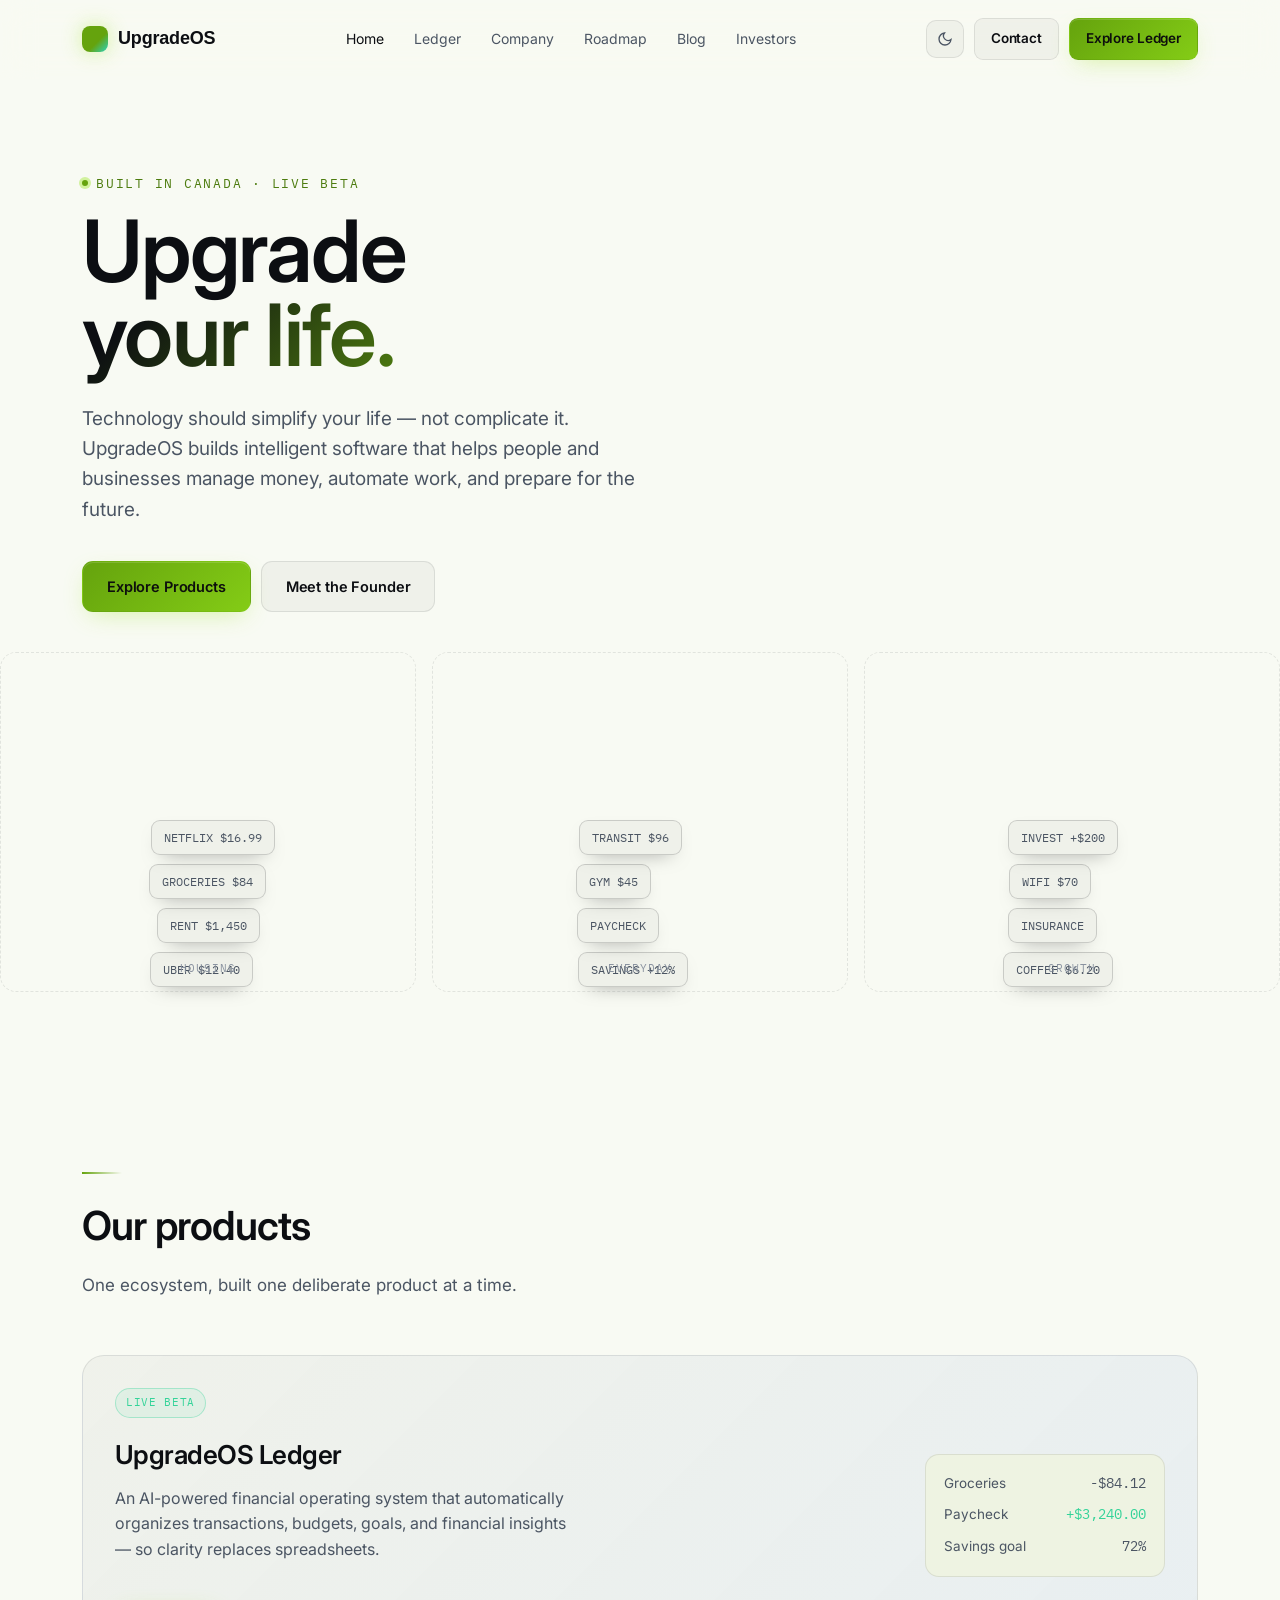
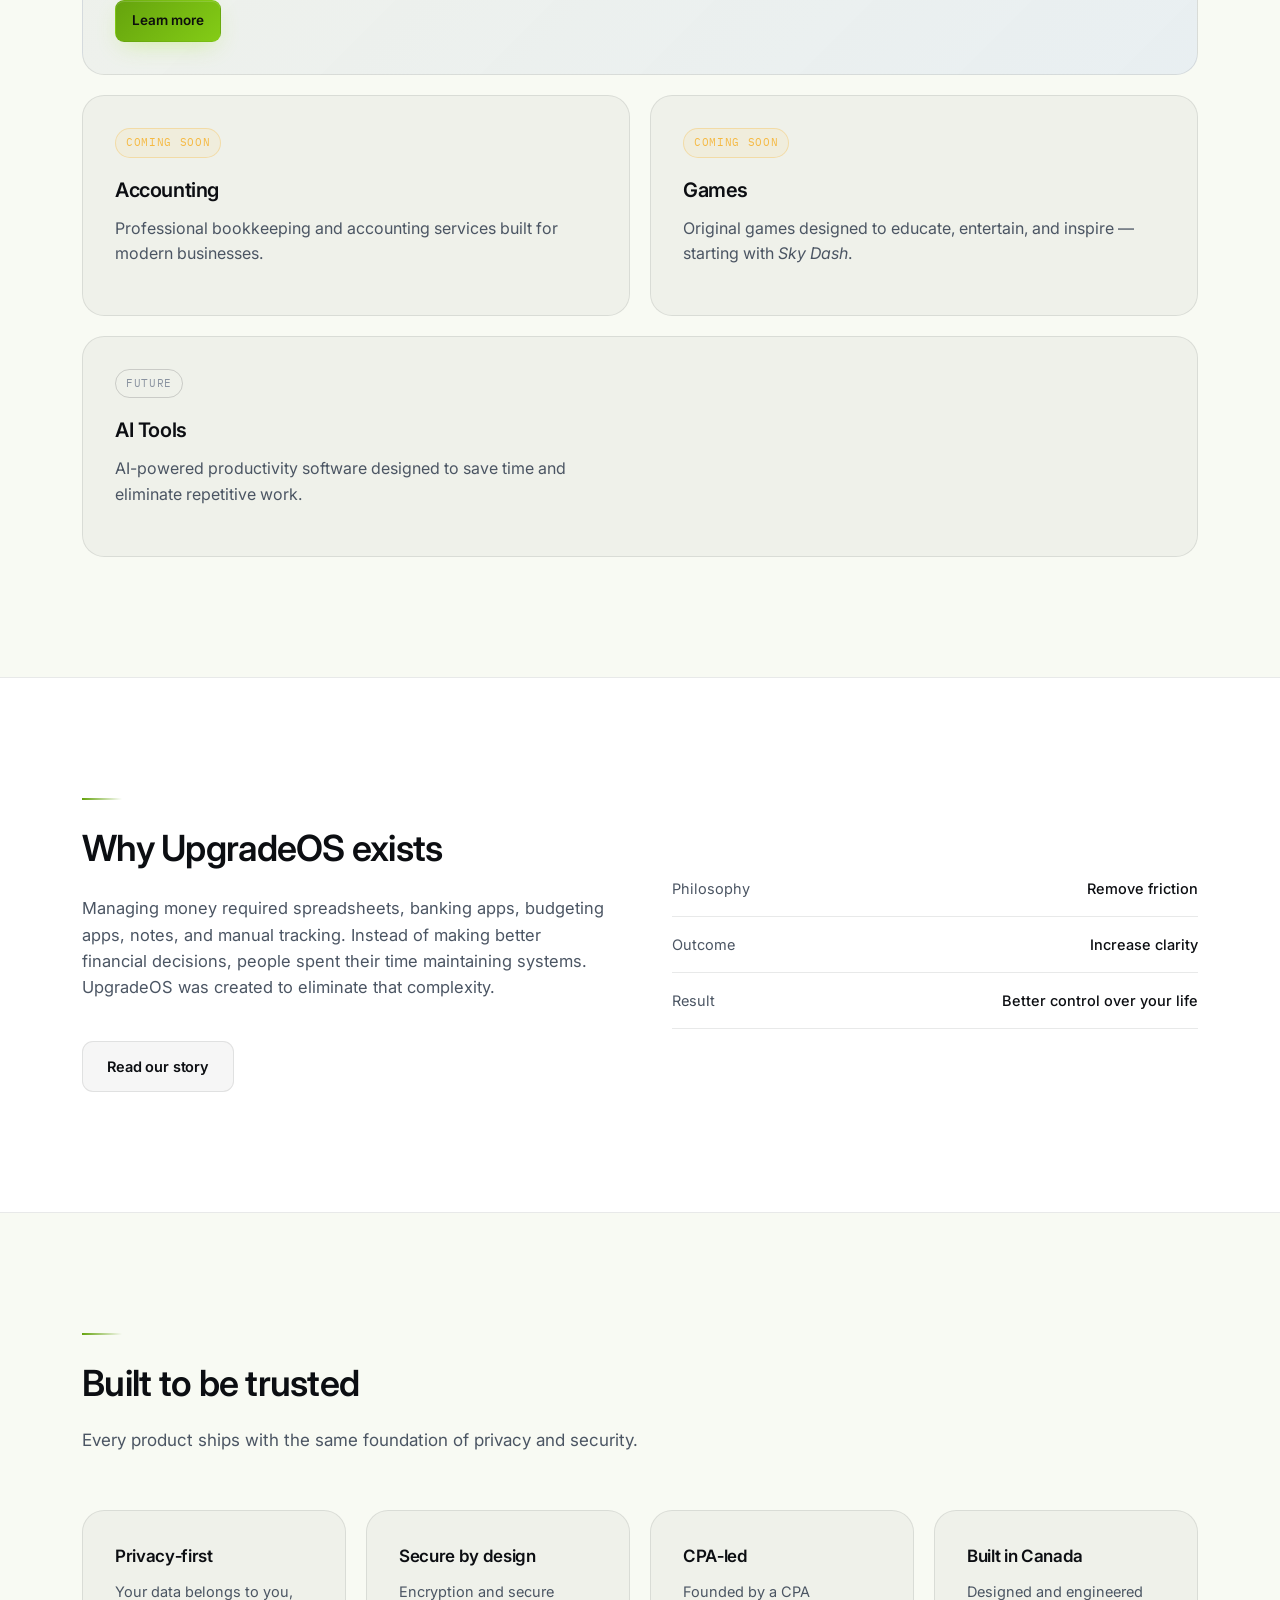
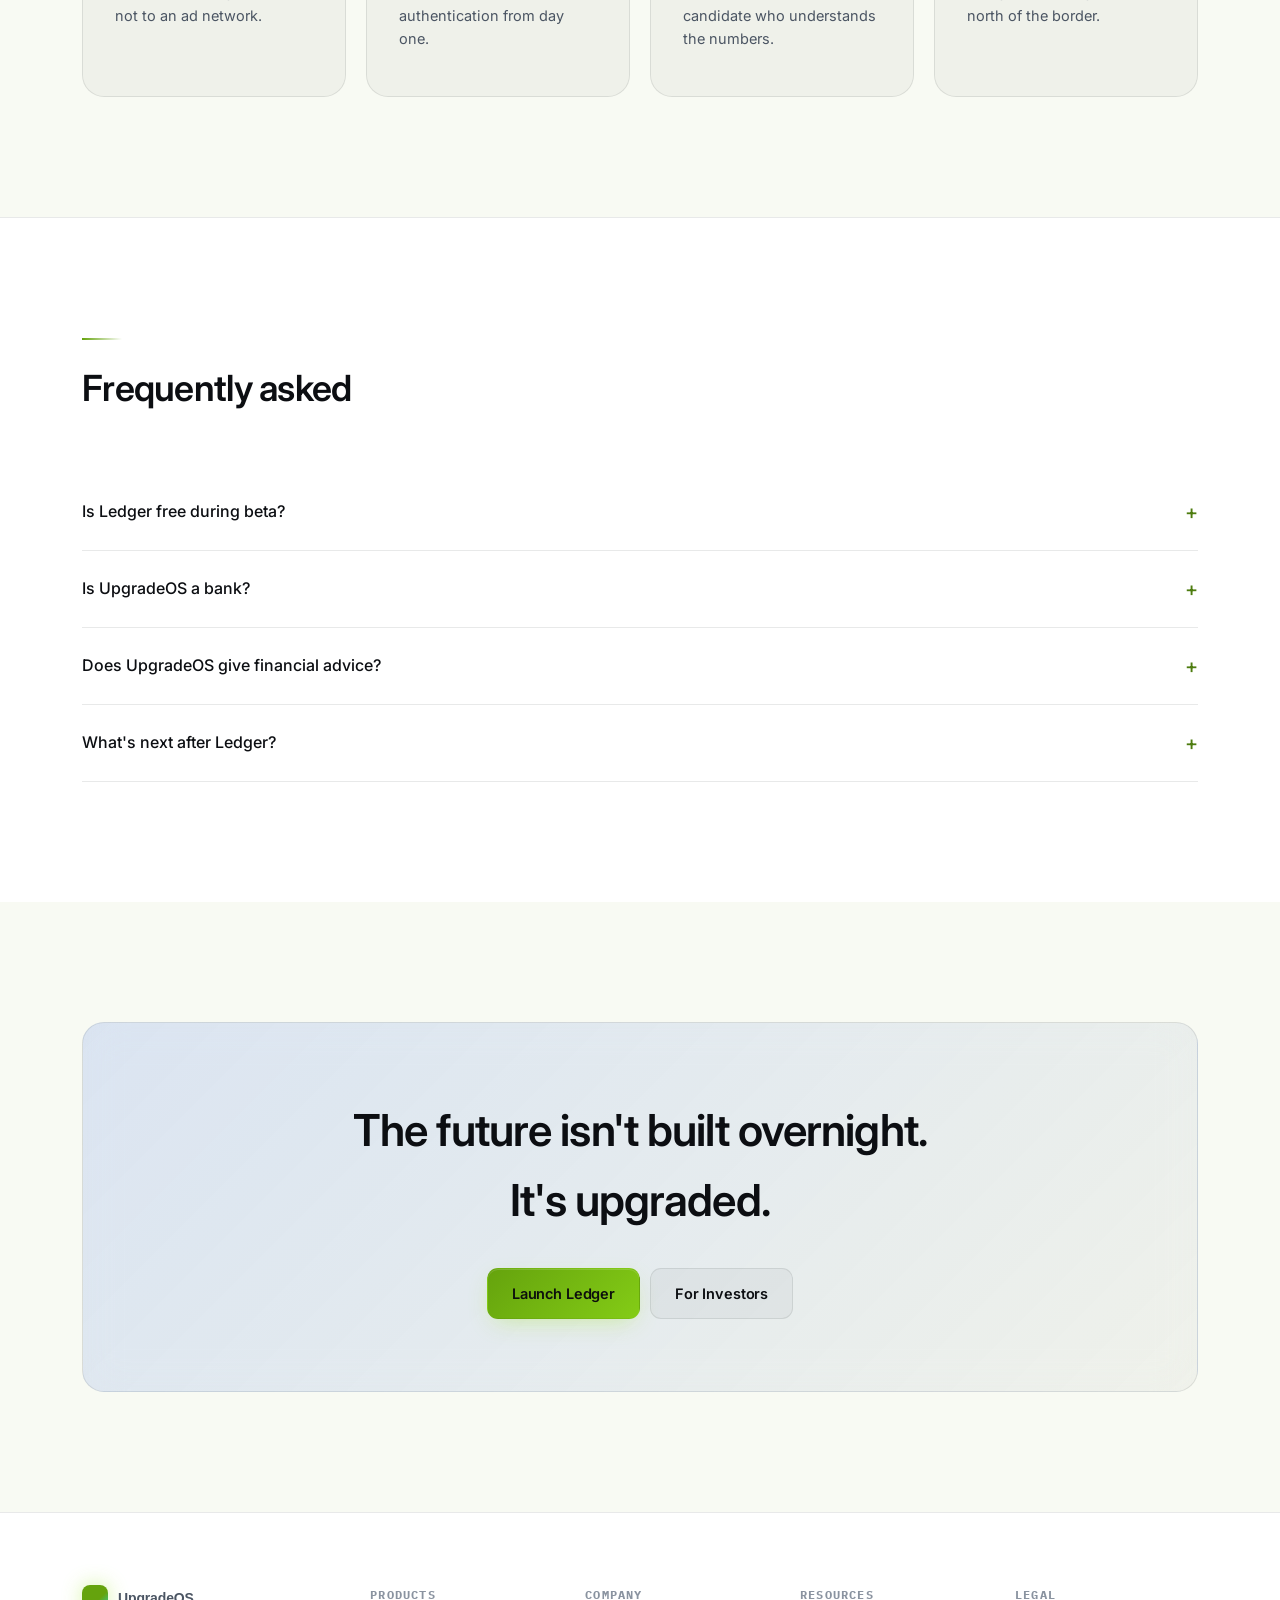
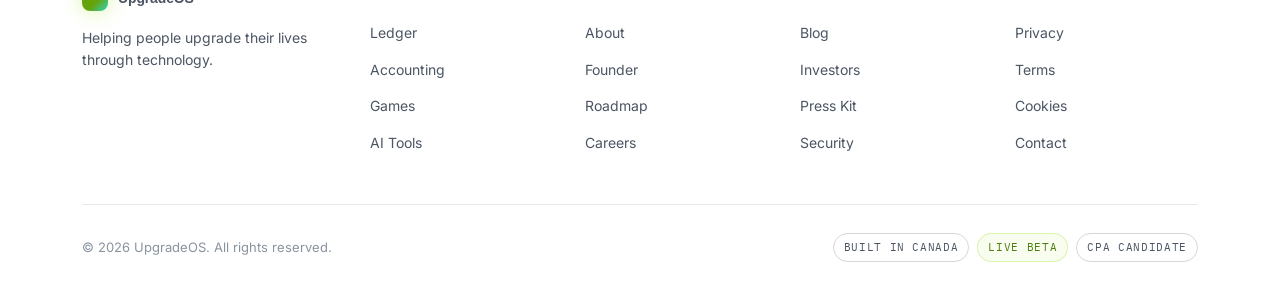
<file: upgradeos-site/index.html>
<!DOCTYPE html>
<html lang="en">
<head>
<meta charset="UTF-8">
<meta name="viewport" content="width=device-width, initial-scale=1.0">
<title>UpgradeOS — The future isn't built overnight. It's upgraded.</title>
<meta name="description" content="UpgradeOS builds intelligent software that helps people and businesses manage money, automate work, and prepare for the future. Home of UpgradeOS Ledger.">
<link rel="preconnect" href="https://fonts.googleapis.com">
<link href="https://fonts.googleapis.com/css2?family=Inter:wght@400;500;600;700&family=IBM+Plex+Mono:wght@400;500&display=swap" rel="stylesheet">
<link href="https://api.fontshare.com/v2/css?f[]=clash-display@500,600,700&display=swap" rel="stylesheet">
<link rel="stylesheet" href="style.css">
</head>
<body>
<a href="#main" class="skip-link">Skip to content</a>

<!-- ============ NAV ============ -->
<nav class="nav" aria-label="Primary">
  <div class="container">
    <a href="index.html" class="brand"><span class="brand-mark" aria-hidden="true"></span>UpgradeOS</a>
    <ul class="nav-links">
      <li><a href="index.html">Home</a></li>
      <li><a href="ledger.html">Ledger</a></li>
      <li><a href="about.html">Company</a></li>
      <li><a href="roadmap.html">Roadmap</a></li>
      <li><a href="blog.html">Blog</a></li>
      <li><a href="investors.html">Investors</a></li>
    </ul>
    <div class="nav-actions">
      <button class="theme-toggle" aria-label="Toggle color theme" aria-pressed="false">
        <svg class="icon-sun" viewBox="0 0 24 24" fill="none" stroke="currentColor" stroke-width="2"><circle cx="12" cy="12" r="4"/><path d="M12 2v2M12 20v2M4.9 4.9l1.4 1.4M17.7 17.7l1.4 1.4M2 12h2M20 12h2M4.9 19.1l1.4-1.4M17.7 6.3l1.4-1.4"/></svg>
        <svg class="icon-moon" viewBox="0 0 24 24" fill="none" stroke="currentColor" stroke-width="2"><path d="M21 12.8A9 9 0 1111.2 3 7 7 0 0021 12.8z"/></svg>
      </button>
      <a href="contact.html" class="btn btn-ghost btn-sm">Contact</a>
      <a href="ledger.html" class="btn btn-primary btn-sm">Explore Ledger</a>
    </div>
  </div>
</nav>

<main id="main">

<!-- ============ HERO ============ -->
<section class="hero" style="padding:168px 0 60px; overflow:hidden;">
  <div class="container">
    <div class="eyebrow">Built in Canada · Live Beta</div>
    <h1 style="font-size:clamp(42px,7vw,86px); line-height:0.98; max-width:900px;">
      Upgrade<br><span class="gradient-text">your life.</span>
    </h1>
    <p class="lead" style="font-size:19px; max-width:580px; margin-top:26px; color:var(--ink-dim);">
      Technology should simplify your life — not complicate it. UpgradeOS builds intelligent software
      that helps people and businesses manage money, automate work, and prepare for the future.
    </p>
    <div class="pill-row" style="margin-top:36px;">
      <a href="ledger.html" class="btn btn-primary">Explore Products</a>
      <a href="about.html#founder" class="btn btn-ghost">Meet the Founder</a>
    </div>
  </div>

  <!-- Signature element: Clarity Engine -->
  <div class="clarity-engine" id="clarityEngine" aria-hidden="true">
    <div class="clarity-field" id="clarityField"></div>
    <div class="clarity-columns">
      <div class="clarity-col"><span class="mono">Housing</span></div>
      <div class="clarity-col"><span class="mono">Everyday</span></div>
      <div class="clarity-col"><span class="mono">Growth</span></div>
    </div>
  </div>
</section>

<!-- ============ PRODUCTS ============ -->
<section id="products">
  <div class="container">
    <div class="section-head reveal">
      <div class="kicker-line"></div>
      <h2 style="font-size:clamp(28px,3.4vw,40px);">Our products</h2>
      <p>One ecosystem, built one deliberate product at a time.</p>
    </div>

    <div class="grid grid-2">
      <div class="card reveal" style="grid-column:span 2; display:flex; flex-wrap:wrap; gap:28px; align-items:center; background:linear-gradient(135deg, var(--surface-glass), rgba(37,99,235,0.07));">
        <div style="flex:1; min-width:280px;">
          <span class="badge live">Live Beta</span>
          <h3 style="font-size:26px; margin-top:16px;">UpgradeOS Ledger</h3>
          <p style="color:var(--ink-dim); margin-top:10px; max-width:460px;">
            An AI-powered financial operating system that automatically organizes transactions,
            budgets, goals, and financial insights — so clarity replaces spreadsheets.
          </p>
          <a href="ledger.html" class="btn btn-primary btn-sm" style="margin-top:22px;">Learn more</a>
        </div>
        <div class="ledger-preview" aria-hidden="true">
          <div class="lp-row"><span>Groceries</span><span class="mono">-$84.12</span></div>
          <div class="lp-row"><span>Paycheck</span><span class="mono" style="color:var(--success);">+$3,240.00</span></div>
          <div class="lp-row"><span>Savings goal</span><span class="mono">72%</span></div>
        </div>
      </div>

      <div class="card reveal">
        <span class="badge soon">Coming Soon</span>
        <h3 style="font-size:20px; margin-top:16px;">Accounting</h3>
        <p style="color:var(--ink-dim); margin-top:10px;">Professional bookkeeping and accounting services built for modern businesses.</p>
      </div>

      <div class="card reveal">
        <span class="badge soon">Coming Soon</span>
        <h3 style="font-size:20px; margin-top:16px;">Games</h3>
        <p style="color:var(--ink-dim); margin-top:10px;">Original games designed to educate, entertain, and inspire — starting with <em>Sky Dash</em>.</p>
      </div>

      <div class="card reveal" style="grid-column:span 2;">
        <span class="badge future">Future</span>
        <h3 style="font-size:20px; margin-top:16px;">AI Tools</h3>
        <p style="color:var(--ink-dim); margin-top:10px; max-width:520px;">AI-powered productivity software designed to save time and eliminate repetitive work.</p>
      </div>
    </div>
  </div>
</section>

<!-- ============ ABOUT TEASER ============ -->
<section style="background:var(--bg-elevated); border-top:1px solid var(--border); border-bottom:1px solid var(--border);">
  <div class="container">
    <div class="grid grid-2" style="align-items:center; gap:64px;">
      <div class="reveal">
        <div class="kicker-line"></div>
        <h2 style="font-size:clamp(26px,3.2vw,36px);">Why UpgradeOS exists</h2>
        <p style="color:var(--ink-dim); margin-top:18px; font-size:16.5px;">
          Managing money required spreadsheets, banking apps, budgeting apps, notes, and manual tracking.
          Instead of making better financial decisions, people spent their time maintaining systems.
          UpgradeOS was created to eliminate that complexity.
        </p>
        <a href="about.html" class="btn btn-ghost" style="margin-top:24px;">Read our story</a>
      </div>
      <div class="reveal">
        <ul class="spec-list">
          <li><span>Philosophy</span><strong>Remove friction</strong></li>
          <li><span>Outcome</span><strong>Increase clarity</strong></li>
          <li><span>Result</span><strong>Better control over your life</strong></li>
        </ul>
      </div>
    </div>
  </div>
</section>

<!-- ============ TRUST ============ -->
<section>
  <div class="container">
    <div class="section-head reveal">
      <div class="kicker-line"></div>
      <h2 style="font-size:clamp(26px,3.2vw,36px);">Built to be trusted</h2>
      <p>Every product ships with the same foundation of privacy and security.</p>
    </div>
    <div class="grid grid-4">
      <div class="card reveal"><h3 style="font-size:17px;">Privacy‑first</h3><p style="color:var(--ink-dim); font-size:14.5px; margin-top:10px;">Your data belongs to you, not to an ad network.</p></div>
      <div class="card reveal"><h3 style="font-size:17px;">Secure by design</h3><p style="color:var(--ink-dim); font-size:14.5px; margin-top:10px;">Encryption and secure authentication from day one.</p></div>
      <div class="card reveal"><h3 style="font-size:17px;">CPA‑led</h3><p style="color:var(--ink-dim); font-size:14.5px; margin-top:10px;">Founded by a CPA candidate who understands the numbers.</p></div>
      <div class="card reveal"><h3 style="font-size:17px;">Built in Canada</h3><p style="color:var(--ink-dim); font-size:14.5px; margin-top:10px;">Designed and engineered north of the border.</p></div>
    </div>
  </div>
</section>

<!-- ============ FAQ ============ -->
<section style="background:var(--bg-elevated); border-top:1px solid var(--border);">
  <div class="container">
    <div class="section-head reveal">
      <div class="kicker-line"></div>
      <h2 style="font-size:clamp(26px,3.2vw,36px);">Frequently asked</h2>
    </div>
    <div class="grid" style="gap:0;">
      <details class="faq reveal"><summary>Is Ledger free during beta?</summary><p>Yes — UpgradeOS Ledger is free to use while in beta. Pricing details for the full release are on the <a href="ledger.html#pricing">product page</a>.</p></details>
      <details class="faq reveal"><summary>Is UpgradeOS a bank?</summary><p>No. UpgradeOS builds software. Ledger connects to your existing accounts to organize information — it never holds your money.</p></details>
      <details class="faq reveal"><summary>Does UpgradeOS give financial advice?</summary><p>No. Our products provide organization and insight, not licensed financial advice. See our <a href="security.html">Security page</a> for details.</p></details>
      <details class="faq reveal"><summary>What's next after Ledger?</summary><p>Accounting services, a business platform, original games, and AI productivity tools. See the full <a href="roadmap.html">roadmap</a>.</p></details>
    </div>
  </div>
</section>

<!-- ============ FINAL CTA ============ -->
<section>
  <div class="container" style="text-align:center;">
    <div class="glass reveal" style="padding:72px 40px; background:linear-gradient(135deg, rgba(37,99,235,0.14), var(--surface-glass));">
      <h2 style="font-size:clamp(28px,4vw,44px); max-width:640px; margin:0 auto;">The future isn't built overnight.<br>It's upgraded.</h2>
      <div class="pill-row" style="justify-content:center; margin-top:32px;">
        <a href="ledger.html" class="btn btn-primary">Launch Ledger</a>
        <a href="investors.html" class="btn btn-ghost">For Investors</a>
      </div>
    </div>
  </div>
</section>

</main>

<!-- ============ FOOTER ============ -->
<footer>
  <div class="container">
    <div class="footer-grid">
      <div>
        <a href="index.html" class="brand"><span class="brand-mark" aria-hidden="true"></span>UpgradeOS</a>
        <p style="color:var(--ink-dim); font-size:14px; margin-top:16px; max-width:240px;">Helping people upgrade their lives through technology.</p>
      </div>
      <div><h5>Products</h5><ul><li><a href="ledger.html">Ledger</a></li><li><a href="index.html#products">Accounting</a></li><li><a href="index.html#products">Games</a></li><li><a href="index.html#products">AI Tools</a></li></ul></div>
      <div><h5>Company</h5><ul><li><a href="about.html">About</a></li><li><a href="about.html#founder">Founder</a></li><li><a href="roadmap.html">Roadmap</a></li><li><a href="careers.html">Careers</a></li></ul></div>
      <div><h5>Resources</h5><ul><li><a href="blog.html">Blog</a></li><li><a href="investors.html">Investors</a></li><li><a href="press-kit.html">Press Kit</a></li><li><a href="security.html">Security</a></li></ul></div>
      <div><h5>Legal</h5><ul><li><a href="legal.html#privacy">Privacy</a></li><li><a href="legal.html#terms">Terms</a></li><li><a href="legal.html#cookies">Cookies</a></li><li><a href="contact.html">Contact</a></li></ul></div>
    </div>
    <div class="footer-bottom">
      <span>© 2026 UpgradeOS. All rights reserved.</span>
      <div class="badges">
        <span class="badge">Built in Canada</span>
        <span class="badge blue">Live Beta</span>
        <span class="badge">CPA Candidate</span>
      </div>
    </div>
  </div>
</footer>

<style>
  .clarity-engine{ position:relative; height:340px; margin-top:40px; }
  .clarity-field{ position:absolute; inset:0; }
  .chip{
    position:absolute; font-family:'IBM Plex Mono',monospace; font-size:12px;
    padding:7px 12px; border-radius:9px; border:1px solid var(--border-strong);
    background:var(--surface-glass); color:var(--ink-dim); white-space:nowrap;
    transition:left 1.4s var(--ease), top 1.4s var(--ease), transform 1.4s var(--ease), opacity .8s var(--ease);
    box-shadow:0 8px 20px -12px rgba(0,0,0,0.5);
  }
  .clarity-columns{ position:absolute; inset:0; display:grid; grid-template-columns:repeat(3,1fr); gap:16px; pointer-events:none; opacity:0; transition:opacity 1s var(--ease) .6s; }
  .clarity-columns.show{ opacity:1; }
  .clarity-col{ border:1px dashed var(--border); border-radius:16px; display:flex; align-items:flex-end; justify-content:center; padding-bottom:14px; }
  .clarity-col span{ font-size:11px; color:var(--ink-faint); letter-spacing:0.08em; text-transform:uppercase; }
  @media (max-width:900px){ .clarity-engine{ height:220px; } }

  .ledger-preview{ min-width:240px; display:flex; flex-direction:column; gap:10px; background:var(--bg-elevated-2); border:1px solid var(--border); border-radius:14px; padding:18px; }
  .lp-row{ display:flex; justify-content:space-between; font-size:13.5px; color:var(--ink-dim); }

  .faq{ border-bottom:1px solid var(--border); padding:22px 0; }
  .faq summary{ cursor:pointer; font-weight:500; font-size:16px; list-style:none; display:flex; justify-content:space-between; align-items:center; }
  .faq summary::after{ content:'+'; color:var(--blue-light); font-size:20px; }
  .faq[open] summary::after{ content:'\2212'; }
  .faq p{ color:var(--ink-dim); margin-top:12px; font-size:15px; }
</style>

<script src="script.js"></script>
<script>
(function(){
  var labels = ["UBER $12.40","RENT $1,450","GROCERIES $84","NETFLIX $16.99","SAVINGS +12%","PAYCHECK","GYM $45","TRANSIT $96","COFFEE $6.20","INSURANCE","WIFI $70","INVEST +$200"];
  var field = document.getElementById('clarityField');
  var columns = document.querySelector('.clarity-columns');
  var chips = [];
  var w = 0, h = 0;

  function measure(){
    var rect = document.getElementById('clarityEngine').getBoundingClientRect();
    w = rect.width; h = rect.height;
  }

  function scatter(){
    field.innerHTML = '';
    chips = [];
    measure();
    labels.forEach(function(text){
      var el = document.createElement('div');
      el.className = 'chip';
      el.textContent = text;
      var x = Math.random() * (w - 140);
      var y = Math.random() * (h - 40);
      el.style.left = x + 'px';
      el.style.top = y + 'px';
      field.appendChild(el);
      chips.push(el);
    });
  }

  function organize(){
    measure();
    var colWidth = w / 3;
    var perCol = Math.ceil(chips.length / 3);
    chips.forEach(function(el, i){
      var col = Math.floor(i / perCol);
      var row = i % perCol;
      var x = col * colWidth + colWidth/2 - 60 + (Math.random()*10-5);
      var y = h - 40 - row * 44;
      el.style.left = Math.max(8, x) + 'px';
      el.style.top = Math.max(0, y) + 'px';
    });
    columns.classList.add('show');
  }

  if (window.matchMedia('(prefers-reduced-motion: reduce)').matches) {
    scatter();
  } else {
    scatter();
    setTimeout(organize, 1400);
    window.addEventListener('resize', function(){
      clearTimeout(window._ce);
      window._ce = setTimeout(organize, 200);
    });
  }
})();
</script>
</body>
</html>
</file>
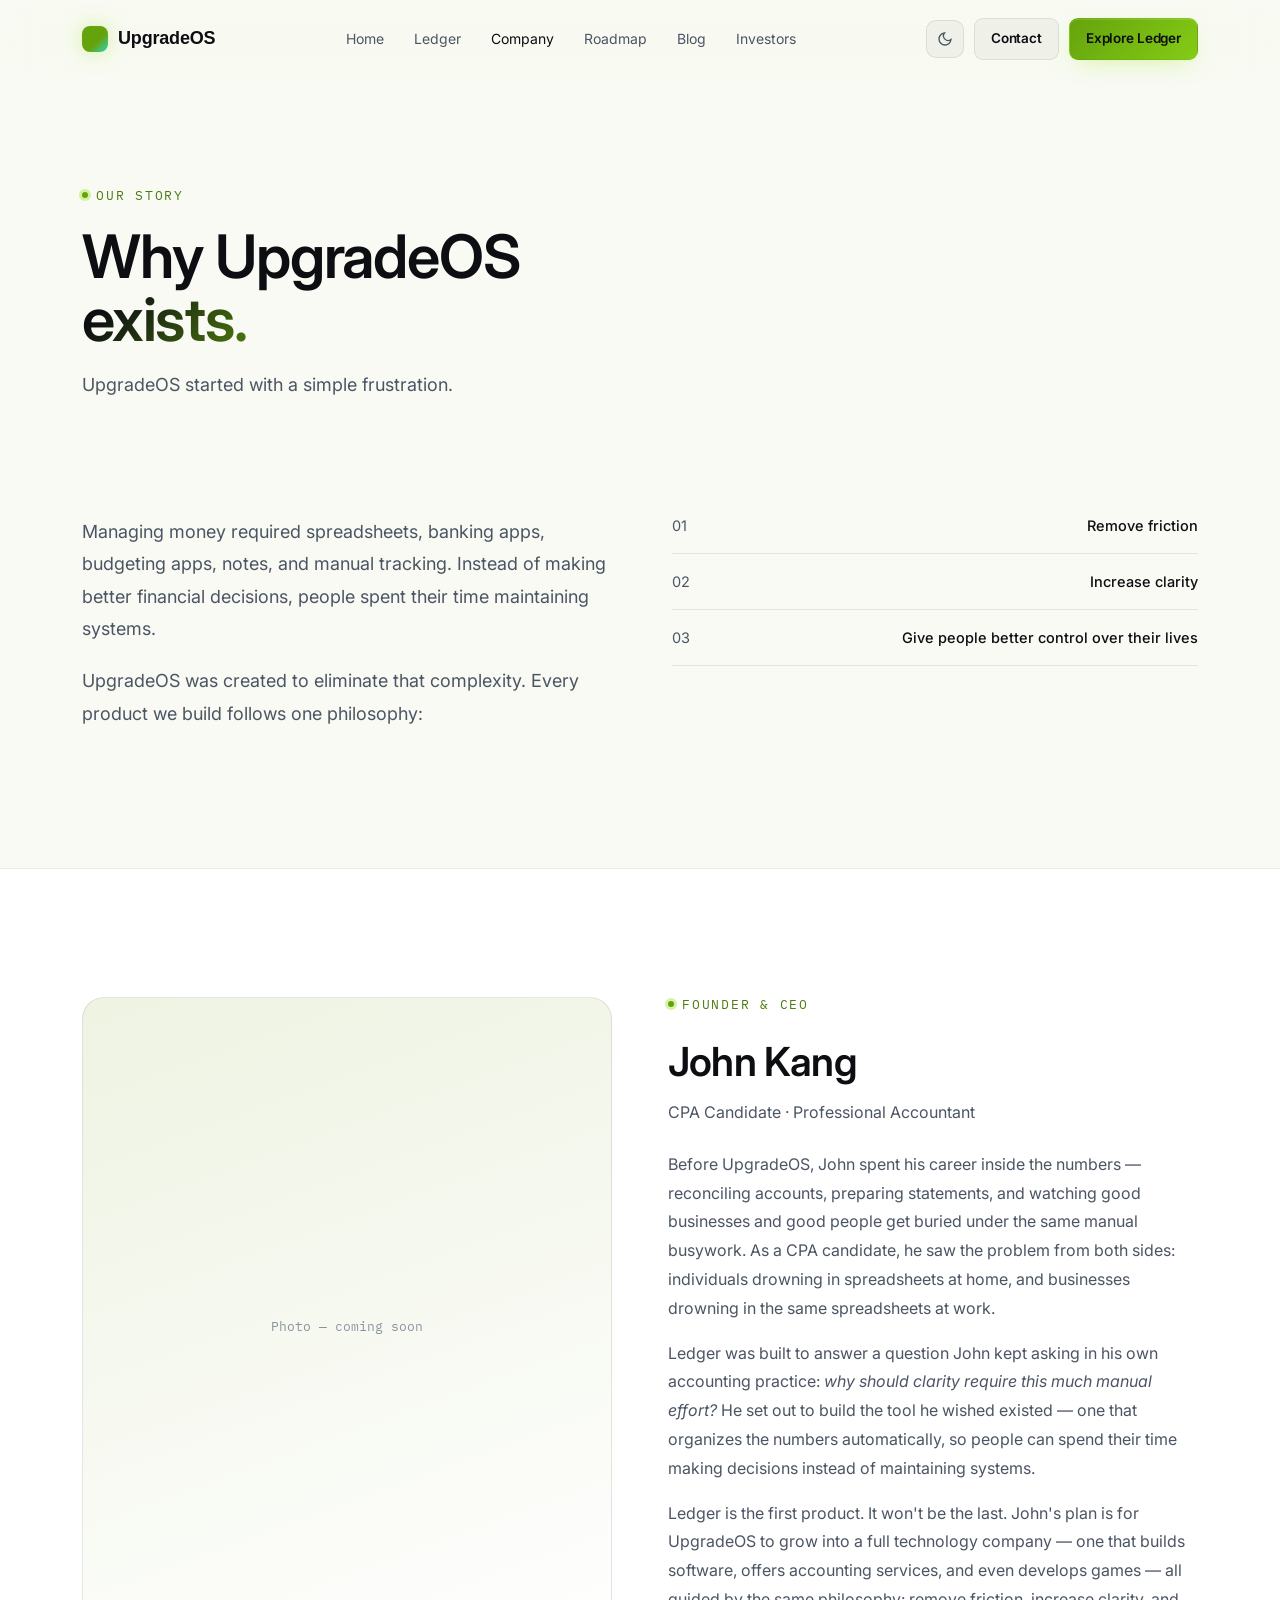
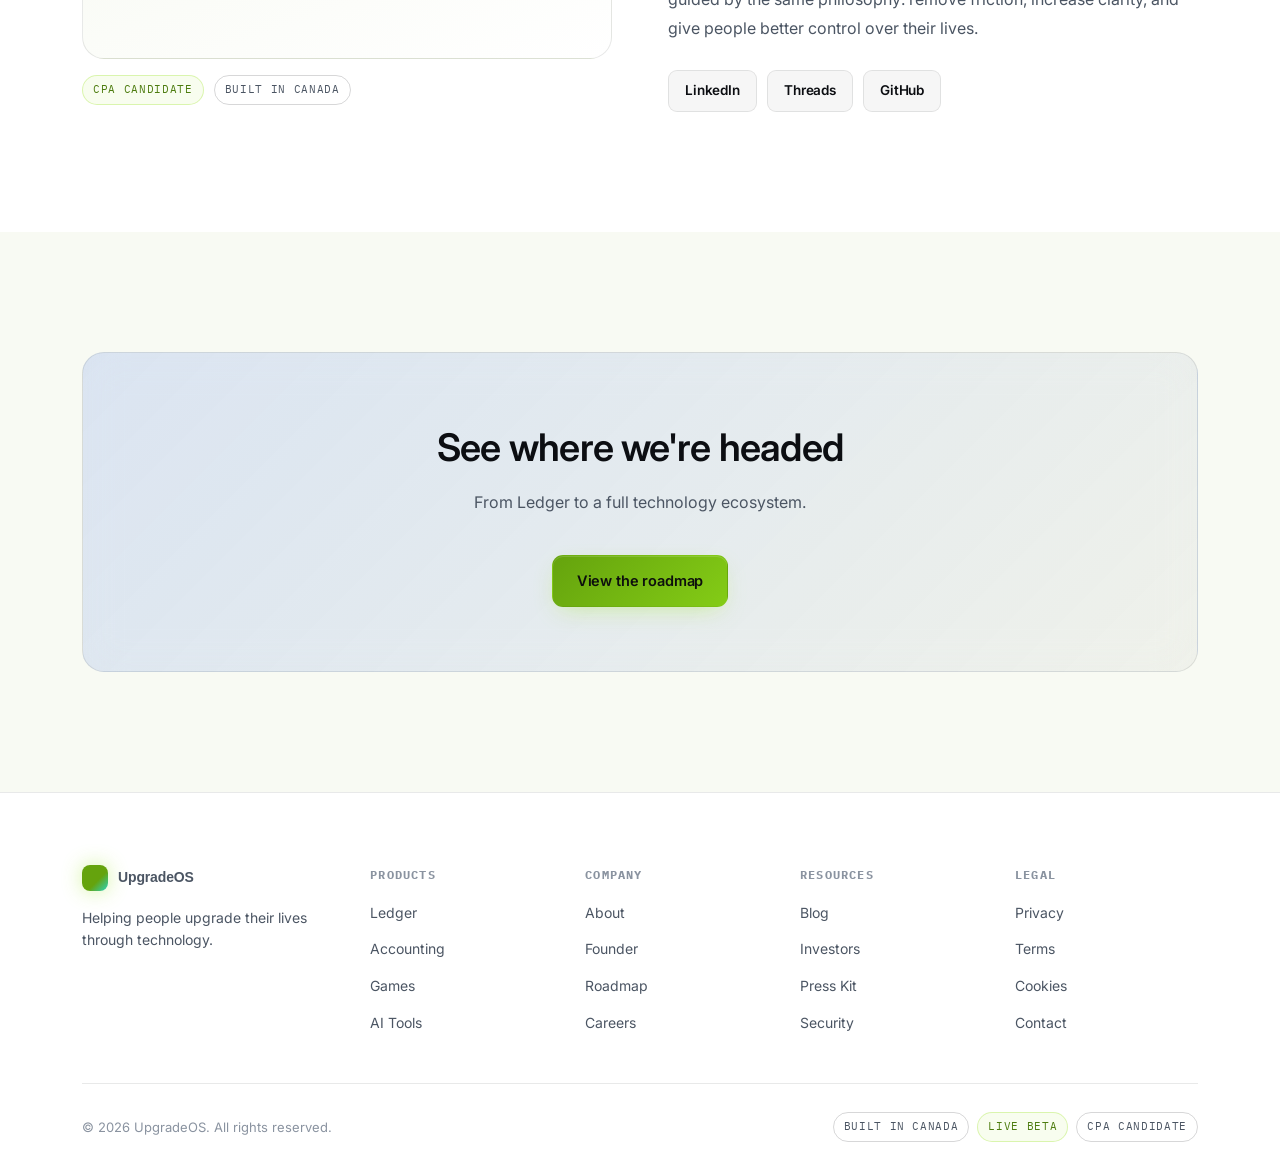
<file: upgradeos-site/about.html>
<!DOCTYPE html>
<html lang="en">
<head>
<meta charset="UTF-8">
<meta name="viewport" content="width=device-width, initial-scale=1.0">
<title>About — UpgradeOS</title>
<meta name="description" content="Why UpgradeOS exists, and the founder story behind it.">
<link rel="preconnect" href="https://fonts.googleapis.com">
<link href="https://fonts.googleapis.com/css2?family=Inter:wght@400;500;600;700&family=IBM+Plex+Mono:wght@400;500&display=swap" rel="stylesheet">
<link href="https://api.fontshare.com/v2/css?f[]=clash-display@500,600,700&display=swap" rel="stylesheet">
<link rel="stylesheet" href="style.css">
</head>
<body>
<a href="#main" class="skip-link">Skip to content</a>
<nav class="nav" aria-label="Primary">
  <div class="container">
    <a href="index.html" class="brand"><span class="brand-mark" aria-hidden="true"></span>UpgradeOS</a>
    <ul class="nav-links">
      <li><a href="index.html">Home</a></li>
      <li><a href="ledger.html">Ledger</a></li>
      <li><a href="about.html">Company</a></li>
      <li><a href="roadmap.html">Roadmap</a></li>
      <li><a href="blog.html">Blog</a></li>
      <li><a href="investors.html">Investors</a></li>
    </ul>
    <div class="nav-actions">
      <button class="theme-toggle" aria-label="Toggle color theme" aria-pressed="false">
        <svg class="icon-sun" viewBox="0 0 24 24" fill="none" stroke="currentColor" stroke-width="2"><circle cx="12" cy="12" r="4"/><path d="M12 2v2M12 20v2M4.9 4.9l1.4 1.4M17.7 17.7l1.4 1.4M2 12h2M20 12h2M4.9 19.1l1.4-1.4M17.7 6.3l1.4-1.4"/></svg>
        <svg class="icon-moon" viewBox="0 0 24 24" fill="none" stroke="currentColor" stroke-width="2"><path d="M21 12.8A9 9 0 1111.2 3 7 7 0 0021 12.8z"/></svg>
      </button>
      <a href="contact.html" class="btn btn-ghost btn-sm">Contact</a>
      <a href="ledger.html" class="btn btn-primary btn-sm">Explore Ledger</a>
    </div>
  </div>
</nav>

<main id="main">

<section class="page-hero">
  <div class="container">
    <div class="eyebrow">Our Story</div>
    <h1>Why UpgradeOS<br><span class="gradient-text">exists.</span></h1>
    <p class="lead">UpgradeOS started with a simple frustration.</p>
  </div>
</section>

<section style="padding-top:0;">
  <div class="container">
    <div class="grid grid-2" style="gap:64px; align-items:flex-start;">
      <div class="reveal">
        <p style="font-size:18px; color:var(--ink-dim); line-height:1.8;">
          Managing money required spreadsheets, banking apps, budgeting apps, notes, and manual tracking.
          Instead of making better financial decisions, people spent their time maintaining systems.
        </p>
        <p style="font-size:18px; color:var(--ink-dim); line-height:1.8; margin-top:20px;">
          UpgradeOS was created to eliminate that complexity. Every product we build follows one philosophy:
        </p>
      </div>
      <div class="reveal">
        <ul class="spec-list">
          <li><span>01</span><strong>Remove friction</strong></li>
          <li><span>02</span><strong>Increase clarity</strong></li>
          <li><span>03</span><strong>Give people better control over their lives</strong></li>
        </ul>
      </div>
    </div>
  </div>
</section>

<!-- FOUNDER -->
<section id="founder" style="background:var(--bg-elevated); border-top:1px solid var(--border);">
  <div class="container">
    <div class="grid grid-2" style="gap:56px; align-items:center;">
      <div class="reveal" style="order:2;">
        <div class="eyebrow">Founder & CEO</div>
        <h2 style="font-size:clamp(28px,3.6vw,40px);">John Kang</h2>
        <p style="color:var(--ink-dim); margin-top:6px;">CPA Candidate · Professional Accountant</p>

        <p style="margin-top:24px; color:var(--ink-dim); line-height:1.8;">
          Before UpgradeOS, John spent his career inside the numbers — reconciling accounts,
          preparing statements, and watching good businesses and good people get buried under
          the same manual busywork. As a CPA candidate, he saw the problem from both sides:
          individuals drowning in spreadsheets at home, and businesses drowning in the same
          spreadsheets at work.
        </p>
        <p style="margin-top:16px; color:var(--ink-dim); line-height:1.8;">
          Ledger was built to answer a question John kept asking in his own accounting practice:
          <em>why should clarity require this much manual effort?</em> He set out to build the tool
          he wished existed — one that organizes the numbers automatically, so people can spend
          their time making decisions instead of maintaining systems.
        </p>
        <p style="margin-top:16px; color:var(--ink-dim); line-height:1.8;">
          Ledger is the first product. It won't be the last. John's plan is for UpgradeOS to grow
          into a full technology company — one that builds software, offers accounting services,
          and even develops games — all guided by the same philosophy: remove friction, increase
          clarity, and give people better control over their lives.
        </p>

        <div class="pill-row" style="margin-top:28px;">
          <a href="#" class="btn btn-ghost btn-sm" aria-label="LinkedIn">LinkedIn</a>
          <a href="#" class="btn btn-ghost btn-sm" aria-label="Threads">Threads</a>
          <a href="#" class="btn btn-ghost btn-sm" aria-label="GitHub">GitHub</a>
        </div>
      </div>
      <div class="reveal" style="order:1;">
        <div class="founder-photo glass" aria-hidden="true">
          <span class="mono" style="color:var(--ink-faint); font-size:13px;">Photo — coming soon</span>
        </div>
        <div class="pill-row" style="margin-top:16px;">
          <span class="badge blue">CPA Candidate</span>
          <span class="badge">Built in Canada</span>
        </div>
      </div>
    </div>
  </div>
</section>

<section>
  <div class="container" style="text-align:center;">
    <div class="glass reveal" style="padding:64px 40px; background:linear-gradient(135deg, rgba(37,99,235,0.14), var(--surface-glass));">
      <h2 style="font-size:clamp(26px,3.6vw,38px);">See where we're headed</h2>
      <p style="color:var(--ink-dim); margin-top:12px;">From Ledger to a full technology ecosystem.</p>
      <a href="roadmap.html" class="btn btn-primary" style="margin-top:24px;">View the roadmap</a>
    </div>
  </div>
</section>

</main>

<footer>
  <div class="container">
    <div class="footer-grid">
      <div><a href="index.html" class="brand"><span class="brand-mark" aria-hidden="true"></span>UpgradeOS</a><p style="color:var(--ink-dim); font-size:14px; margin-top:16px; max-width:240px;">Helping people upgrade their lives through technology.</p></div>
      <div><h5>Products</h5><ul><li><a href="ledger.html">Ledger</a></li><li><a href="index.html#products">Accounting</a></li><li><a href="index.html#products">Games</a></li><li><a href="index.html#products">AI Tools</a></li></ul></div>
      <div><h5>Company</h5><ul><li><a href="about.html">About</a></li><li><a href="about.html#founder">Founder</a></li><li><a href="roadmap.html">Roadmap</a></li><li><a href="careers.html">Careers</a></li></ul></div>
      <div><h5>Resources</h5><ul><li><a href="blog.html">Blog</a></li><li><a href="investors.html">Investors</a></li><li><a href="press-kit.html">Press Kit</a></li><li><a href="security.html">Security</a></li></ul></div>
      <div><h5>Legal</h5><ul><li><a href="legal.html#privacy">Privacy</a></li><li><a href="legal.html#terms">Terms</a></li><li><a href="legal.html#cookies">Cookies</a></li><li><a href="contact.html">Contact</a></li></ul></div>
    </div>
    <div class="footer-bottom">
      <span>© 2026 UpgradeOS. All rights reserved.</span>
      <div class="badges"><span class="badge">Built in Canada</span><span class="badge blue">Live Beta</span><span class="badge">CPA Candidate</span></div>
    </div>
  </div>
</footer>

<style>
  .founder-photo{ aspect-ratio:4/5; border-radius:var(--radius-lg); display:flex; align-items:center; justify-content:center; background:linear-gradient(160deg, var(--bg-elevated-2), var(--bg-elevated)); }
</style>
<script src="script.js"></script>
</body>
</html>
</file>
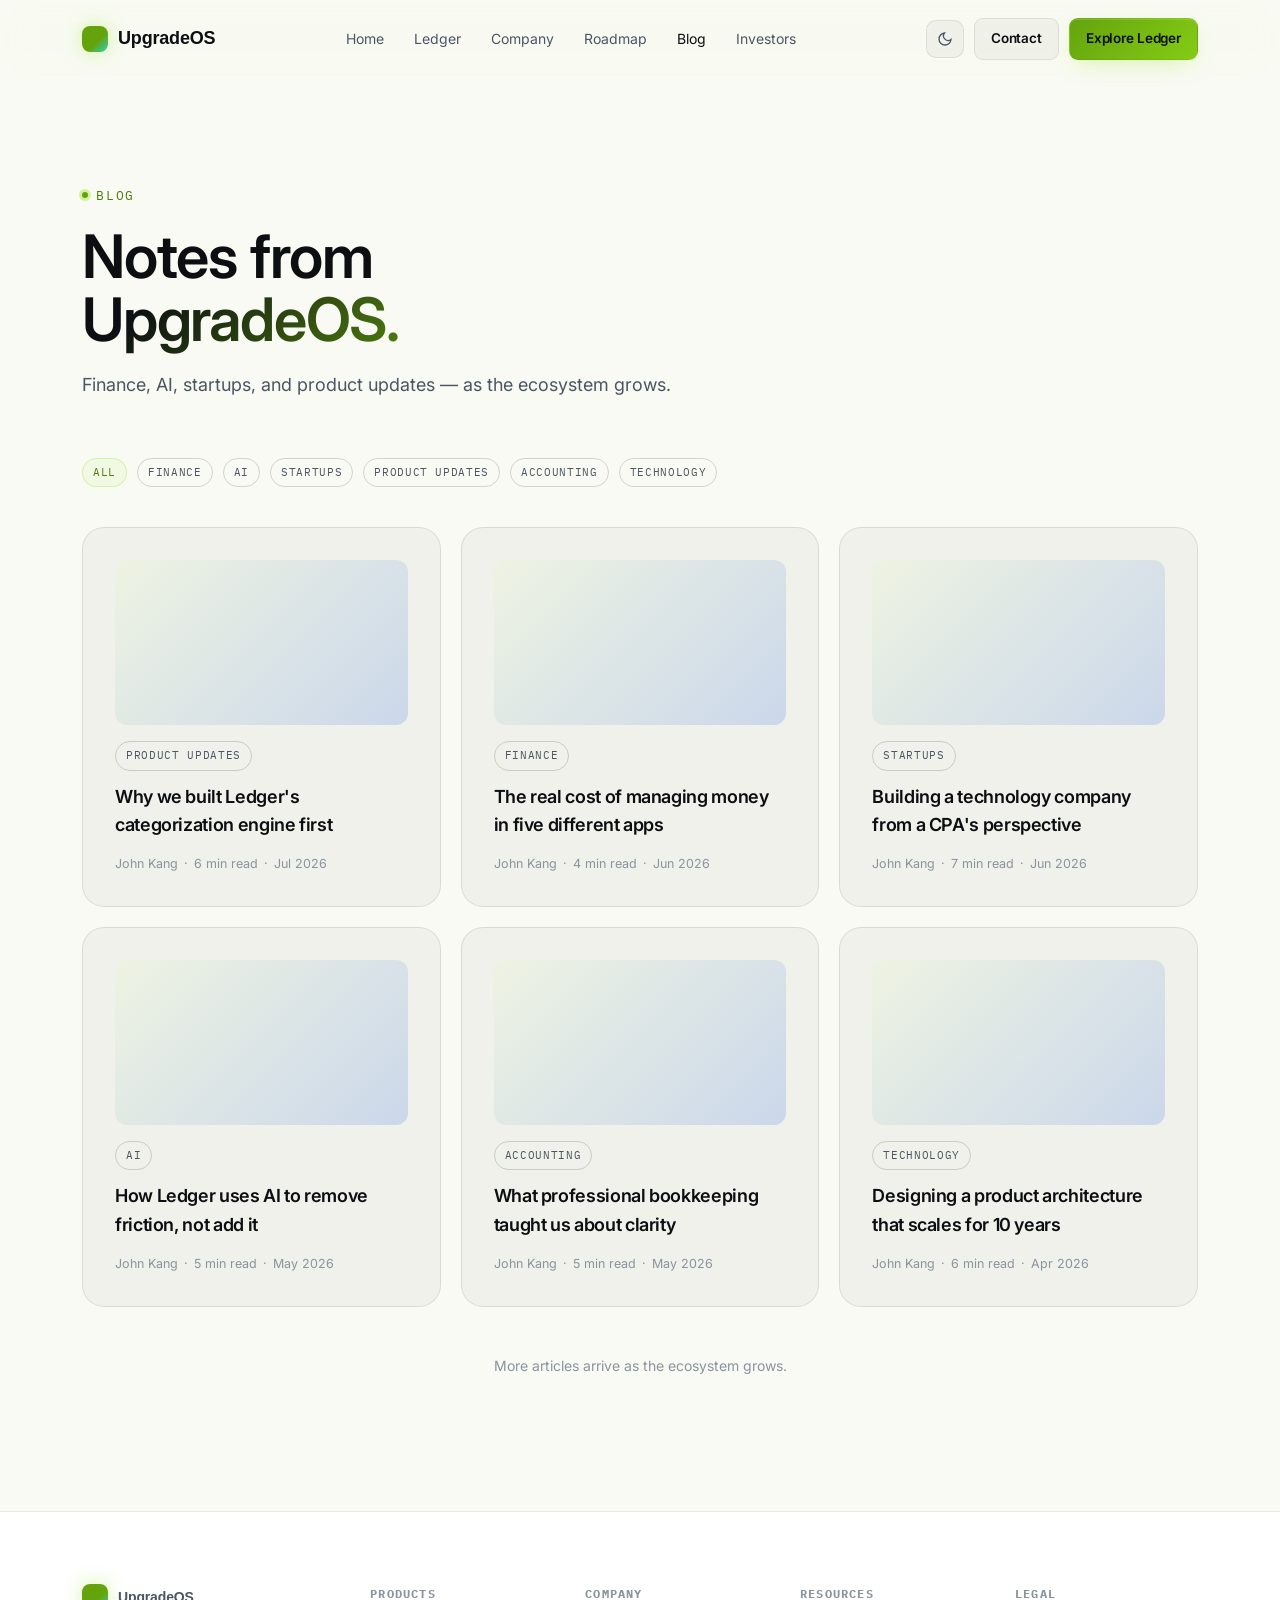
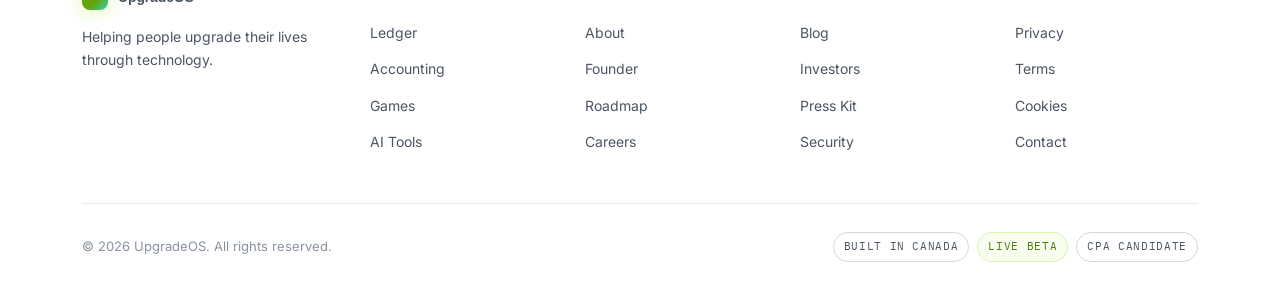
<file: upgradeos-site/blog.html>
<!DOCTYPE html>
<html lang="en">
<head>
<meta charset="UTF-8">
<meta name="viewport" content="width=device-width, initial-scale=1.0">
<title>Blog — UpgradeOS</title>
<meta name="description" content="Notes on finance, AI, startups, and product updates from UpgradeOS.">
<link rel="preconnect" href="https://fonts.googleapis.com">
<link href="https://fonts.googleapis.com/css2?family=Inter:wght@400;500;600;700&family=IBM+Plex+Mono:wght@400;500&display=swap" rel="stylesheet">
<link href="https://api.fontshare.com/v2/css?f[]=clash-display@500,600,700&display=swap" rel="stylesheet">
<link rel="stylesheet" href="style.css">
</head>
<body>
<a href="#main" class="skip-link">Skip to content</a>
<nav class="nav" aria-label="Primary">
  <div class="container">
    <a href="index.html" class="brand"><span class="brand-mark" aria-hidden="true"></span>UpgradeOS</a>
    <ul class="nav-links">
      <li><a href="index.html">Home</a></li>
      <li><a href="ledger.html">Ledger</a></li>
      <li><a href="about.html">Company</a></li>
      <li><a href="roadmap.html">Roadmap</a></li>
      <li><a href="blog.html">Blog</a></li>
      <li><a href="investors.html">Investors</a></li>
    </ul>
    <div class="nav-actions">
      <button class="theme-toggle" aria-label="Toggle color theme" aria-pressed="false">
        <svg class="icon-sun" viewBox="0 0 24 24" fill="none" stroke="currentColor" stroke-width="2"><circle cx="12" cy="12" r="4"/><path d="M12 2v2M12 20v2M4.9 4.9l1.4 1.4M17.7 17.7l1.4 1.4M2 12h2M20 12h2M4.9 19.1l1.4-1.4M17.7 6.3l1.4-1.4"/></svg>
        <svg class="icon-moon" viewBox="0 0 24 24" fill="none" stroke="currentColor" stroke-width="2"><path d="M21 12.8A9 9 0 1111.2 3 7 7 0 0021 12.8z"/></svg>
      </button>
      <a href="contact.html" class="btn btn-ghost btn-sm">Contact</a>
      <a href="ledger.html" class="btn btn-primary btn-sm">Explore Ledger</a>
    </div>
  </div>
</nav>

<main id="main">
<section class="page-hero" style="padding-bottom:40px;">
  <div class="container">
    <div class="eyebrow">Blog</div>
    <h1>Notes from<br><span class="gradient-text">UpgradeOS.</span></h1>
    <p class="lead">Finance, AI, startups, and product updates — as the ecosystem grows.</p>
  </div>
</section>

<section style="padding-top:0;">
  <div class="container">
    <div class="pill-row" style="margin-bottom:40px;">
      <span class="badge blue">All</span>
      <span class="badge">Finance</span>
      <span class="badge">AI</span>
      <span class="badge">Startups</span>
      <span class="badge">Product Updates</span>
      <span class="badge">Accounting</span>
      <span class="badge">Technology</span>
    </div>

    <div class="grid grid-3">
      <article class="card reveal blog-card">
        <div class="blog-thumb" aria-hidden="true"></div>
        <span class="badge" style="margin-top:16px;">Product Updates</span>
        <h3 style="font-size:18px; margin-top:12px;">Why we built Ledger's categorization engine first</h3>
        <div class="blog-meta"><span>John Kang</span><span>·</span><span>6 min read</span><span>·</span><span>Jul 2026</span></div>
      </article>
      <article class="card reveal blog-card">
        <div class="blog-thumb" aria-hidden="true"></div>
        <span class="badge" style="margin-top:16px;">Finance</span>
        <h3 style="font-size:18px; margin-top:12px;">The real cost of managing money in five different apps</h3>
        <div class="blog-meta"><span>John Kang</span><span>·</span><span>4 min read</span><span>·</span><span>Jun 2026</span></div>
      </article>
      <article class="card reveal blog-card">
        <div class="blog-thumb" aria-hidden="true"></div>
        <span class="badge" style="margin-top:16px;">Startups</span>
        <h3 style="font-size:18px; margin-top:12px;">Building a technology company from a CPA's perspective</h3>
        <div class="blog-meta"><span>John Kang</span><span>·</span><span>7 min read</span><span>·</span><span>Jun 2026</span></div>
      </article>
      <article class="card reveal blog-card">
        <div class="blog-thumb" aria-hidden="true"></div>
        <span class="badge" style="margin-top:16px;">AI</span>
        <h3 style="font-size:18px; margin-top:12px;">How Ledger uses AI to remove friction, not add it</h3>
        <div class="blog-meta"><span>John Kang</span><span>·</span><span>5 min read</span><span>·</span><span>May 2026</span></div>
      </article>
      <article class="card reveal blog-card">
        <div class="blog-thumb" aria-hidden="true"></div>
        <span class="badge" style="margin-top:16px;">Accounting</span>
        <h3 style="font-size:18px; margin-top:12px;">What professional bookkeeping taught us about clarity</h3>
        <div class="blog-meta"><span>John Kang</span><span>·</span><span>5 min read</span><span>·</span><span>May 2026</span></div>
      </article>
      <article class="card reveal blog-card">
        <div class="blog-thumb" aria-hidden="true"></div>
        <span class="badge" style="margin-top:16px;">Technology</span>
        <h3 style="font-size:18px; margin-top:12px;">Designing a product architecture that scales for 10 years</h3>
        <div class="blog-meta"><span>John Kang</span><span>·</span><span>6 min read</span><span>·</span><span>Apr 2026</span></div>
      </article>
    </div>

    <p style="text-align:center; color:var(--ink-faint); margin-top:48px; font-size:14px;">More articles arrive as the ecosystem grows.</p>
  </div>
</section>

</main>

<footer>
  <div class="container">
    <div class="footer-grid">
      <div><a href="index.html" class="brand"><span class="brand-mark" aria-hidden="true"></span>UpgradeOS</a><p style="color:var(--ink-dim); font-size:14px; margin-top:16px; max-width:240px;">Helping people upgrade their lives through technology.</p></div>
      <div><h5>Products</h5><ul><li><a href="ledger.html">Ledger</a></li><li><a href="index.html#products">Accounting</a></li><li><a href="index.html#products">Games</a></li><li><a href="index.html#products">AI Tools</a></li></ul></div>
      <div><h5>Company</h5><ul><li><a href="about.html">About</a></li><li><a href="about.html#founder">Founder</a></li><li><a href="roadmap.html">Roadmap</a></li><li><a href="careers.html">Careers</a></li></ul></div>
      <div><h5>Resources</h5><ul><li><a href="blog.html">Blog</a></li><li><a href="investors.html">Investors</a></li><li><a href="press-kit.html">Press Kit</a></li><li><a href="security.html">Security</a></li></ul></div>
      <div><h5>Legal</h5><ul><li><a href="legal.html#privacy">Privacy</a></li><li><a href="legal.html#terms">Terms</a></li><li><a href="legal.html#cookies">Cookies</a></li><li><a href="contact.html">Contact</a></li></ul></div>
    </div>
    <div class="footer-bottom">
      <span>© 2026 UpgradeOS. All rights reserved.</span>
      <div class="badges"><span class="badge">Built in Canada</span><span class="badge blue">Live Beta</span><span class="badge">CPA Candidate</span></div>
    </div>
  </div>
</footer>

<style>
  .blog-thumb{ aspect-ratio:16/9; border-radius:12px; background:linear-gradient(135deg, var(--bg-elevated-2), rgba(37,99,235,0.18)); }
  .blog-meta{ display:flex; gap:6px; flex-wrap:wrap; color:var(--ink-faint); font-size:12.5px; margin-top:14px; }
</style>
<script src="script.js"></script>
</body>
</html>
</file>
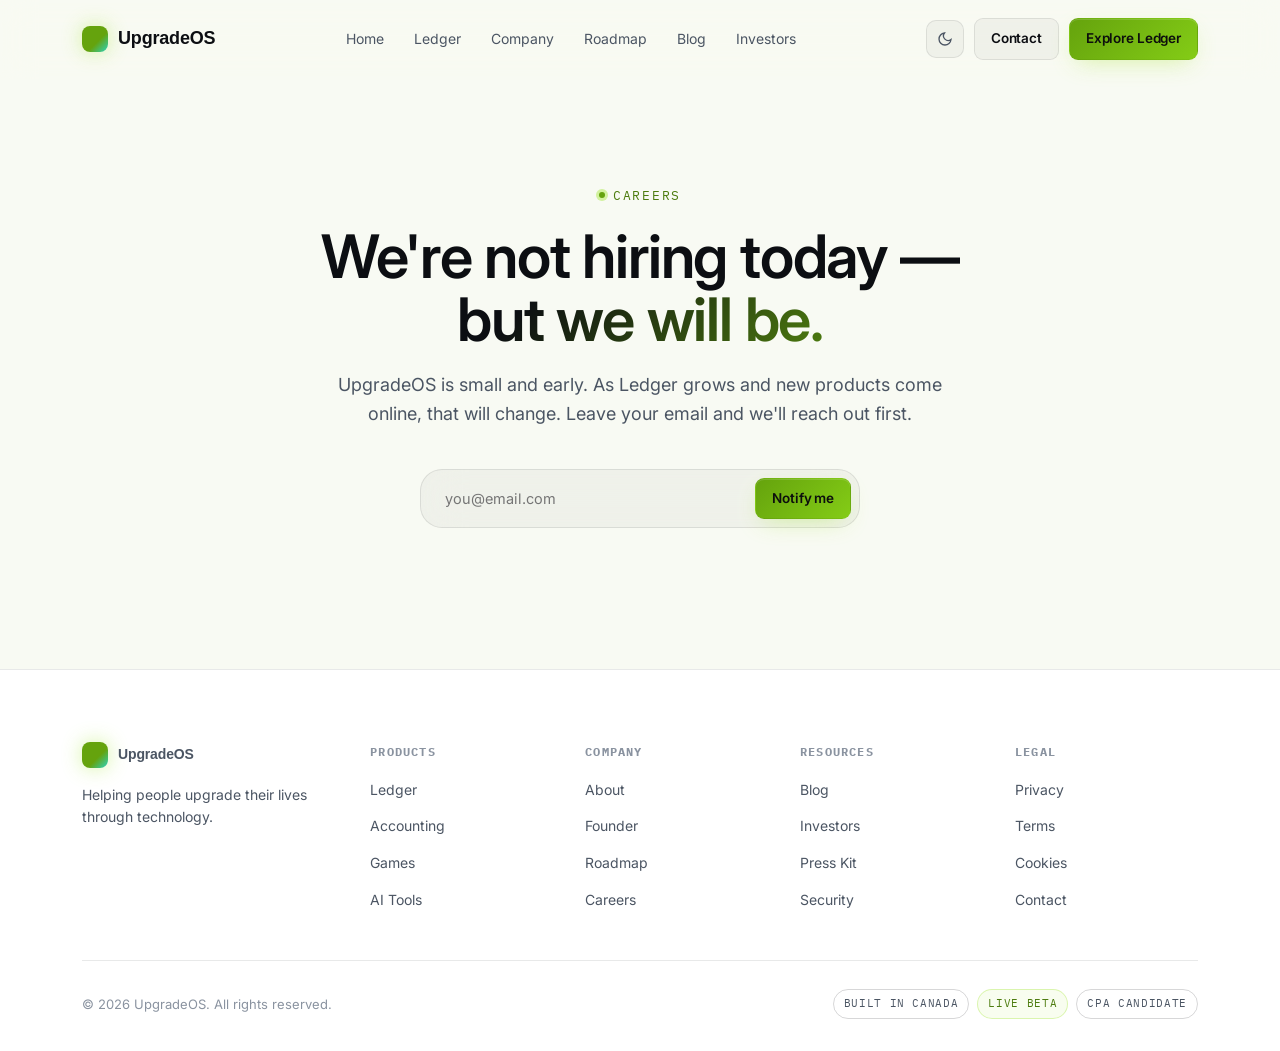
<file: upgradeos-site/careers.html>
<!DOCTYPE html>
<html lang="en">
<head>
<meta charset="UTF-8">
<meta name="viewport" content="width=device-width, initial-scale=1.0">
<title>Careers — UpgradeOS</title>
<meta name="description" content="We're not hiring today — but we will be. Join the UpgradeOS talent list.">
<link rel="preconnect" href="https://fonts.googleapis.com">
<link href="https://fonts.googleapis.com/css2?family=Inter:wght@400;500;600;700&family=IBM+Plex+Mono:wght@400;500&display=swap" rel="stylesheet">
<link href="https://api.fontshare.com/v2/css?f[]=clash-display@500,600,700&display=swap" rel="stylesheet">
<link rel="stylesheet" href="style.css">
</head>
<body>
<a href="#main" class="skip-link">Skip to content</a>
<nav class="nav" aria-label="Primary">
  <div class="container">
    <a href="index.html" class="brand"><span class="brand-mark" aria-hidden="true"></span>UpgradeOS</a>
    <ul class="nav-links">
      <li><a href="index.html">Home</a></li>
      <li><a href="ledger.html">Ledger</a></li>
      <li><a href="about.html">Company</a></li>
      <li><a href="roadmap.html">Roadmap</a></li>
      <li><a href="blog.html">Blog</a></li>
      <li><a href="investors.html">Investors</a></li>
    </ul>
    <div class="nav-actions">
      <button class="theme-toggle" aria-label="Toggle color theme" aria-pressed="false">
        <svg class="icon-sun" viewBox="0 0 24 24" fill="none" stroke="currentColor" stroke-width="2"><circle cx="12" cy="12" r="4"/><path d="M12 2v2M12 20v2M4.9 4.9l1.4 1.4M17.7 17.7l1.4 1.4M2 12h2M20 12h2M4.9 19.1l1.4-1.4M17.7 6.3l1.4-1.4"/></svg>
        <svg class="icon-moon" viewBox="0 0 24 24" fill="none" stroke="currentColor" stroke-width="2"><path d="M21 12.8A9 9 0 1111.2 3 7 7 0 0021 12.8z"/></svg>
      </button>
      <a href="contact.html" class="btn btn-ghost btn-sm">Contact</a>
      <a href="ledger.html" class="btn btn-primary btn-sm">Explore Ledger</a>
    </div>
  </div>
</nav>

<main id="main">
<section class="page-hero" style="text-align:center; padding-bottom:100px;">
  <div class="container">
    <div class="eyebrow" style="justify-content:center;">Careers</div>
    <h1>We're not hiring today —<br><span class="gradient-text">but we will be.</span></h1>
    <p class="lead" style="margin-left:auto; margin-right:auto;">UpgradeOS is small and early. As Ledger grows and new products come online, that will change.
      Leave your email and we'll reach out first.</p>

    <form class="glass reveal" data-noop style="max-width:440px; margin:40px auto 0; padding:8px; display:flex; gap:8px;">
      <input type="email" required placeholder="you@email.com" aria-label="Email address" style="flex:1; background:transparent; border:none; padding:12px 16px; color:var(--ink); font-family:inherit; font-size:14.5px;">
      <button type="submit" class="btn btn-primary btn-sm">Notify me</button>
    </form>
    <p class="form-note" style="color:var(--ink-faint); font-size:13px; margin-top:12px; min-height:16px;"></p>
  </div>
</section>
</main>

<footer>
  <div class="container">
    <div class="footer-grid">
      <div><a href="index.html" class="brand"><span class="brand-mark" aria-hidden="true"></span>UpgradeOS</a><p style="color:var(--ink-dim); font-size:14px; margin-top:16px; max-width:240px;">Helping people upgrade their lives through technology.</p></div>
      <div><h5>Products</h5><ul><li><a href="ledger.html">Ledger</a></li><li><a href="index.html#products">Accounting</a></li><li><a href="index.html#products">Games</a></li><li><a href="index.html#products">AI Tools</a></li></ul></div>
      <div><h5>Company</h5><ul><li><a href="about.html">About</a></li><li><a href="about.html#founder">Founder</a></li><li><a href="roadmap.html">Roadmap</a></li><li><a href="careers.html">Careers</a></li></ul></div>
      <div><h5>Resources</h5><ul><li><a href="blog.html">Blog</a></li><li><a href="investors.html">Investors</a></li><li><a href="press-kit.html">Press Kit</a></li><li><a href="security.html">Security</a></li></ul></div>
      <div><h5>Legal</h5><ul><li><a href="legal.html#privacy">Privacy</a></li><li><a href="legal.html#terms">Terms</a></li><li><a href="legal.html#cookies">Cookies</a></li><li><a href="contact.html">Contact</a></li></ul></div>
    </div>
    <div class="footer-bottom">
      <span>© 2026 UpgradeOS. All rights reserved.</span>
      <div class="badges"><span class="badge">Built in Canada</span><span class="badge blue">Live Beta</span><span class="badge">CPA Candidate</span></div>
    </div>
  </div>
</footer>
<script src="script.js"></script>
</body>
</html>
</file>
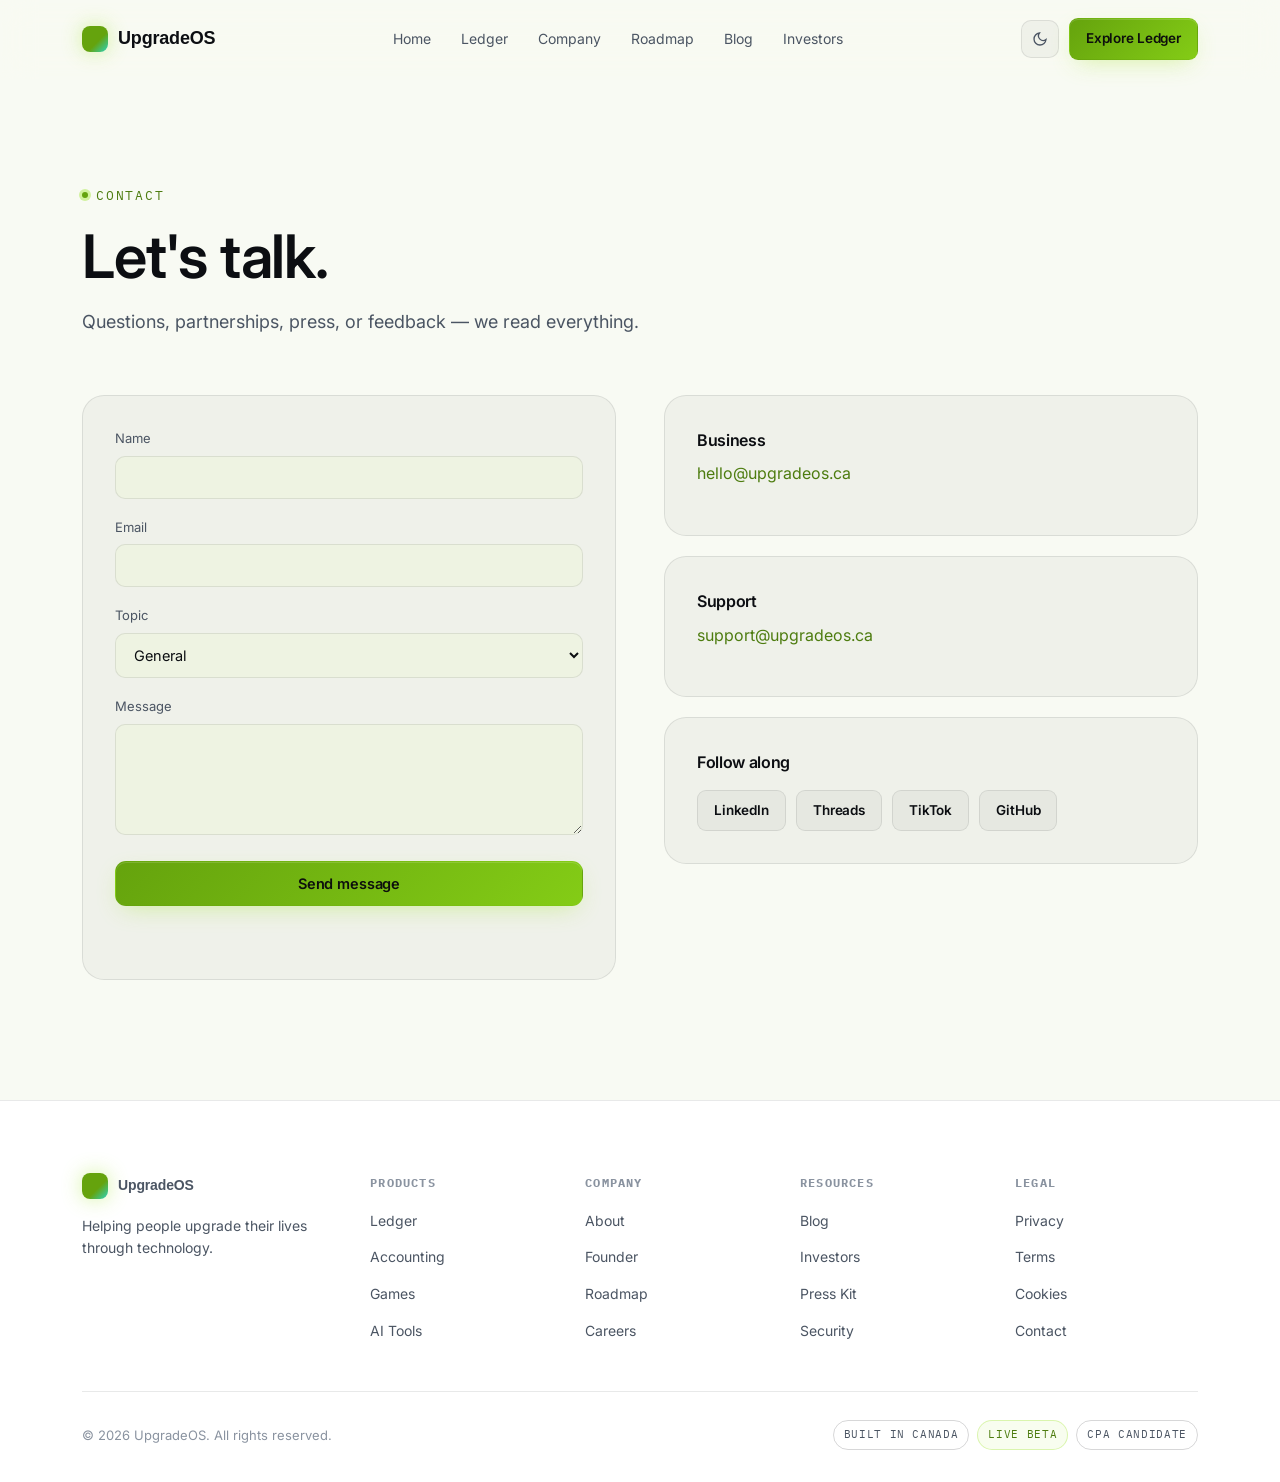
<file: upgradeos-site/contact.html>
<!DOCTYPE html>
<html lang="en">
<head>
<meta charset="UTF-8">
<meta name="viewport" content="width=device-width, initial-scale=1.0">
<title>Contact — UpgradeOS</title>
<meta name="description" content="Get in touch with UpgradeOS.">
<link rel="preconnect" href="https://fonts.googleapis.com">
<link href="https://fonts.googleapis.com/css2?family=Inter:wght@400;500;600;700&family=IBM+Plex+Mono:wght@400;500&display=swap" rel="stylesheet">
<link href="https://api.fontshare.com/v2/css?f[]=clash-display@500,600,700&display=swap" rel="stylesheet">
<link rel="stylesheet" href="style.css">
</head>
<body>
<a href="#main" class="skip-link">Skip to content</a>
<nav class="nav" aria-label="Primary">
  <div class="container">
    <a href="index.html" class="brand"><span class="brand-mark" aria-hidden="true"></span>UpgradeOS</a>
    <ul class="nav-links">
      <li><a href="index.html">Home</a></li>
      <li><a href="ledger.html">Ledger</a></li>
      <li><a href="about.html">Company</a></li>
      <li><a href="roadmap.html">Roadmap</a></li>
      <li><a href="blog.html">Blog</a></li>
      <li><a href="investors.html">Investors</a></li>
    </ul>
    <div class="nav-actions">
      <button class="theme-toggle" aria-label="Toggle color theme" aria-pressed="false">
        <svg class="icon-sun" viewBox="0 0 24 24" fill="none" stroke="currentColor" stroke-width="2"><circle cx="12" cy="12" r="4"/><path d="M12 2v2M12 20v2M4.9 4.9l1.4 1.4M17.7 17.7l1.4 1.4M2 12h2M20 12h2M4.9 19.1l1.4-1.4M17.7 6.3l1.4-1.4"/></svg>
        <svg class="icon-moon" viewBox="0 0 24 24" fill="none" stroke="currentColor" stroke-width="2"><path d="M21 12.8A9 9 0 1111.2 3 7 7 0 0021 12.8z"/></svg>
      </button>
      <a href="ledger.html" class="btn btn-primary btn-sm">Explore Ledger</a>
    </div>
  </div>
</nav>

<main id="main">
<section class="page-hero" style="padding-bottom:40px;">
  <div class="container">
    <div class="eyebrow">Contact</div>
    <h1>Let's talk.</h1>
    <p class="lead">Questions, partnerships, press, or feedback — we read everything.</p>
  </div>
</section>

<section style="padding-top:0;">
  <div class="container">
    <div class="grid grid-2" style="gap:48px; align-items:flex-start;">

      <form class="card reveal" data-noop>
        <div class="field"><label for="name">Name</label><input id="name" name="name" type="text" required></div>
        <div class="field"><label for="email">Email</label><input id="email" name="email" type="email" required></div>
        <div class="field"><label for="topic">Topic</label>
          <select id="topic" name="topic">
            <option>General</option>
            <option>Press</option>
            <option>Investing</option>
            <option>Partnerships</option>
            <option>Support</option>
          </select>
        </div>
        <div class="field"><label for="message">Message</label><textarea id="message" name="message" rows="5" required></textarea></div>
        <button type="submit" class="btn btn-primary" style="width:100%;">Send message</button>
        <p class="form-note" style="text-align:center; color:var(--ink-faint); font-size:13px; margin-top:12px; min-height:16px;"></p>
      </form>

      <div class="reveal">
        <div class="card" style="margin-bottom:20px;">
          <h3 style="font-size:16px;">Business</h3>
          <p style="color:var(--ink-dim); margin-top:8px;"><a href="mailto:hello@upgradeos.ca" style="color:var(--blue-light);">hello@upgradeos.ca</a></p>
        </div>
        <div class="card" style="margin-bottom:20px;">
          <h3 style="font-size:16px;">Support</h3>
          <p style="color:var(--ink-dim); margin-top:8px;"><a href="mailto:support@upgradeos.ca" style="color:var(--blue-light);">support@upgradeos.ca</a></p>
        </div>
        <div class="card">
          <h3 style="font-size:16px;">Follow along</h3>
          <div class="pill-row" style="margin-top:14px;">
            <a href="#upgradeostechnologies" class="btn btn-ghost btn-sm">LinkedIn</a>
            <a href="#" class="btn btn-ghost btn-sm">Threads</a>
            <a href="#" class="btn btn-ghost btn-sm">TikTok</a>
            <a href="#" class="btn btn-ghost btn-sm">GitHub</a>
          </div>
        </div>
      </div>

    </div>
  </div>
</section>

</main>

<footer>
  <div class="container">
    <div class="footer-grid">
      <div><a href="index.html" class="brand"><span class="brand-mark" aria-hidden="true"></span>UpgradeOS</a><p style="color:var(--ink-dim); font-size:14px; margin-top:16px; max-width:240px;">Helping people upgrade their lives through technology.</p></div>
      <div><h5>Products</h5><ul><li><a href="ledger.html">Ledger</a></li><li><a href="index.html#products">Accounting</a></li><li><a href="index.html#products">Games</a></li><li><a href="index.html#products">AI Tools</a></li></ul></div>
      <div><h5>Company</h5><ul><li><a href="about.html">About</a></li><li><a href="about.html#founder">Founder</a></li><li><a href="roadmap.html">Roadmap</a></li><li><a href="careers.html">Careers</a></li></ul></div>
      <div><h5>Resources</h5><ul><li><a href="blog.html">Blog</a></li><li><a href="investors.html">Investors</a></li><li><a href="press-kit.html">Press Kit</a></li><li><a href="security.html">Security</a></li></ul></div>
      <div><h5>Legal</h5><ul><li><a href="legal.html#privacy">Privacy</a></li><li><a href="legal.html#terms">Terms</a></li><li><a href="legal.html#cookies">Cookies</a></li><li><a href="contact.html">Contact</a></li></ul></div>
    </div>
    <div class="footer-bottom">
      <span>© 2026 UpgradeOS. All rights reserved.</span>
      <div class="badges"><span class="badge">Built in Canada</span><span class="badge blue">Live Beta</span><span class="badge">CPA Candidate</span></div>
    </div>
  </div>
</footer>

<style>
  .field{ margin-bottom:18px; }
  .field label{ display:block; font-size:13px; color:var(--ink-dim); margin-bottom:7px; }
  .field input, .field select, .field textarea{
    width:100%; padding:12px 14px; border-radius:10px; border:1px solid var(--border);
    background:var(--bg-elevated-2); color:var(--ink); font-family:inherit; font-size:14.5px;
    transition:border-color .2s;
  }
  .field input:focus, .field select:focus, .field textarea:focus{ border-color:var(--blue); outline:none; }
</style>
<script src="script.js"></script>
</body>
</html>
</file>
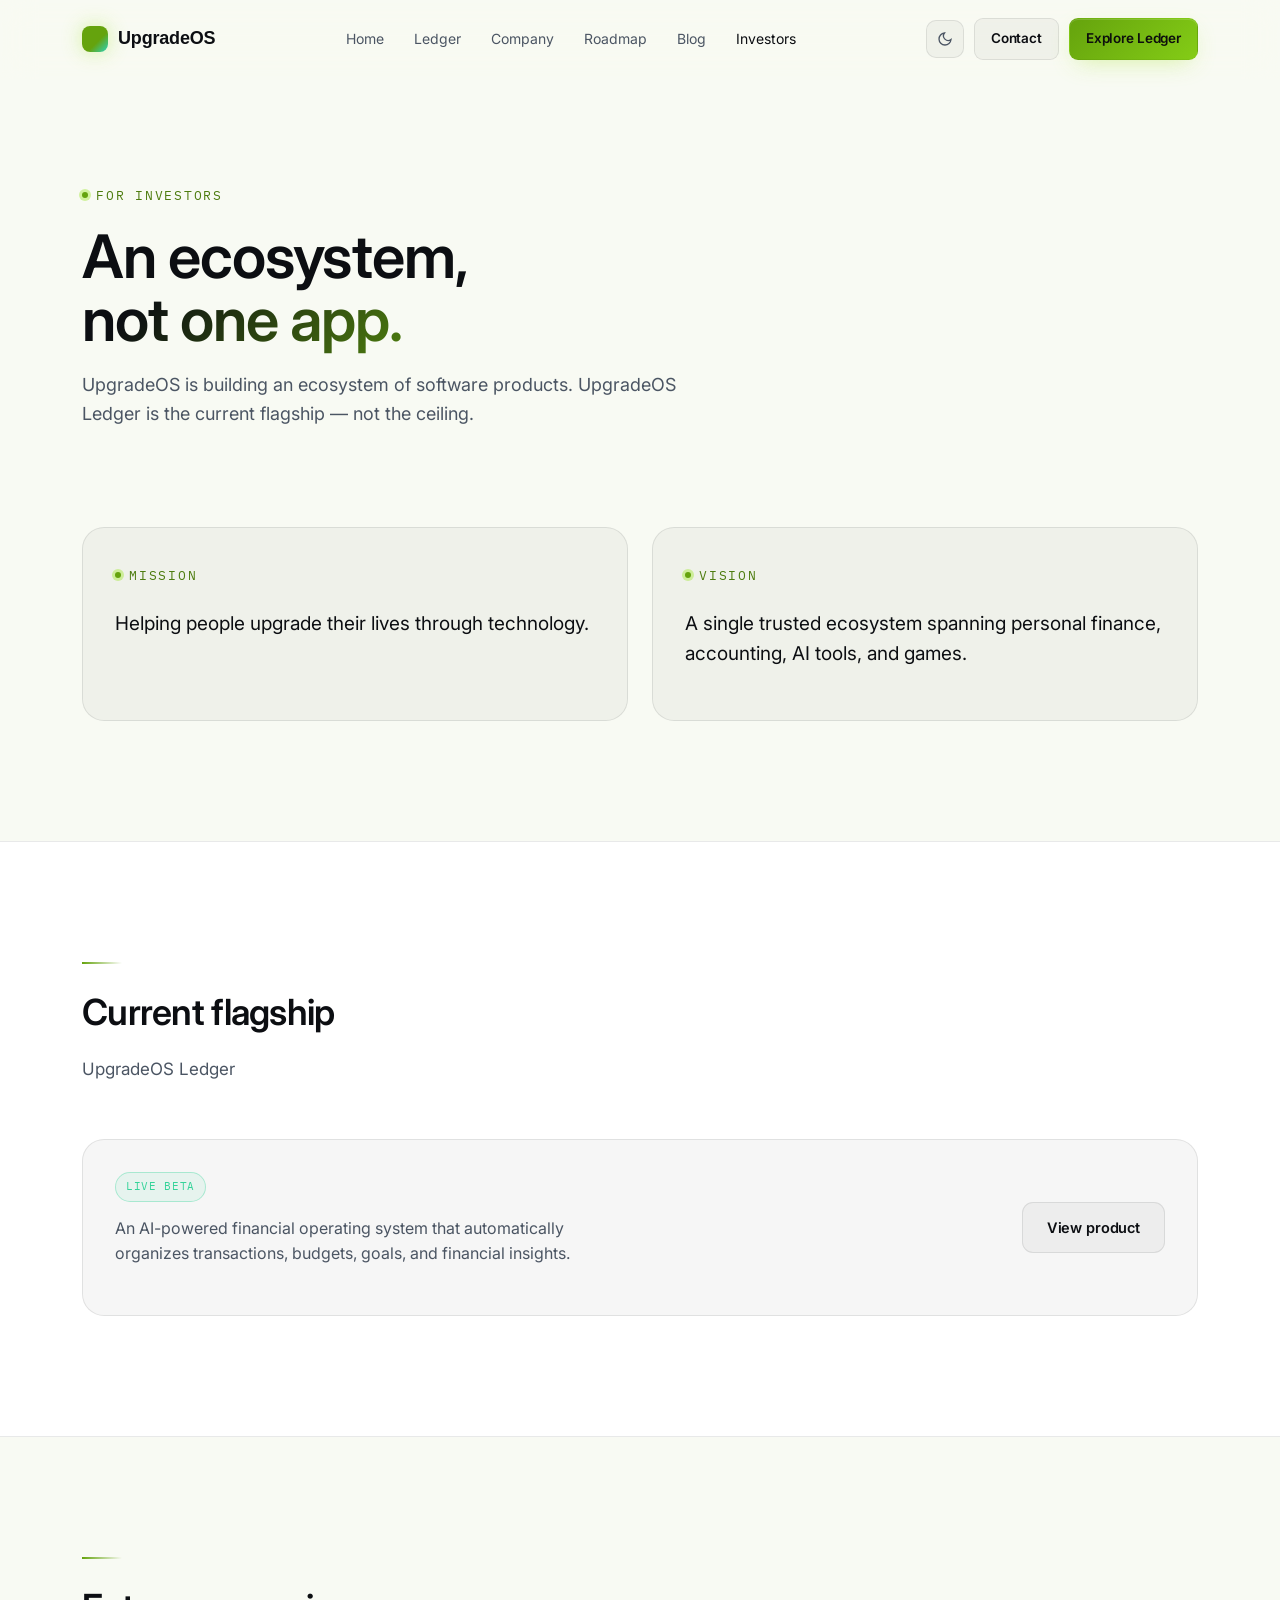
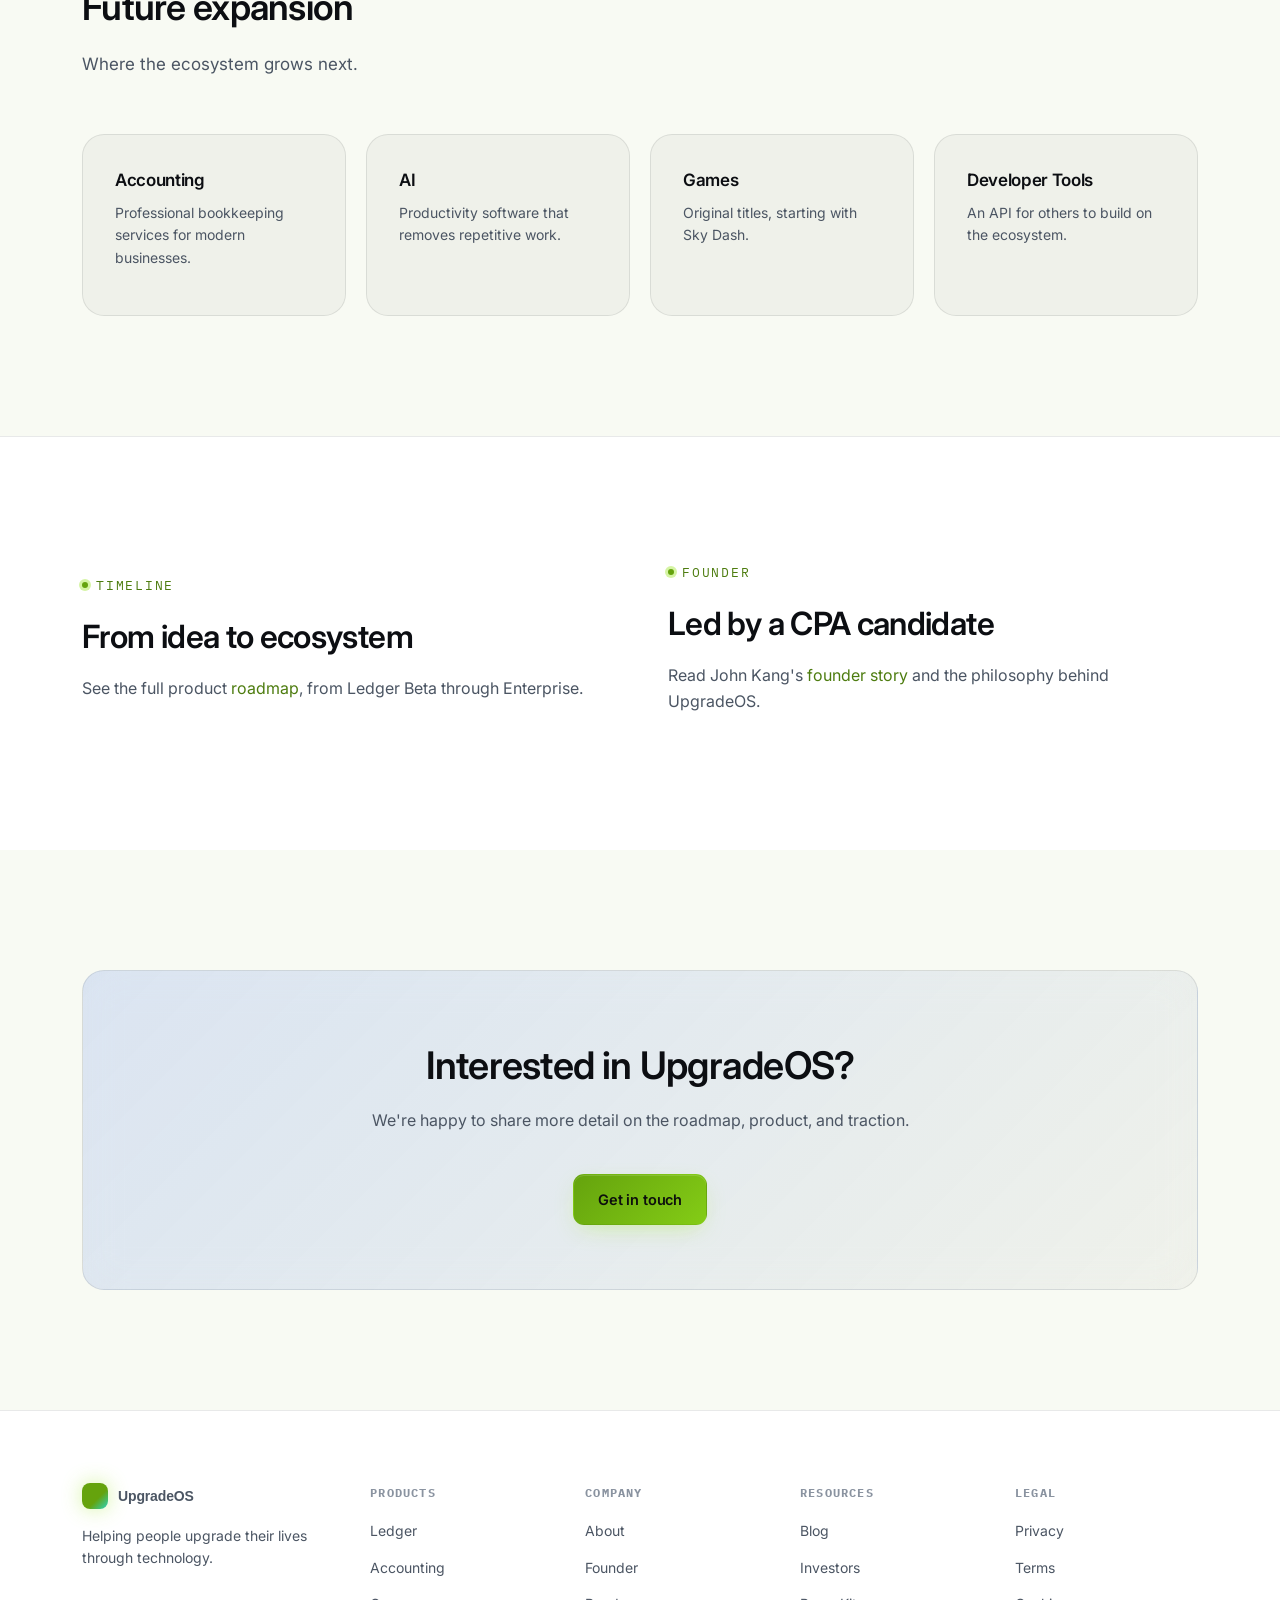
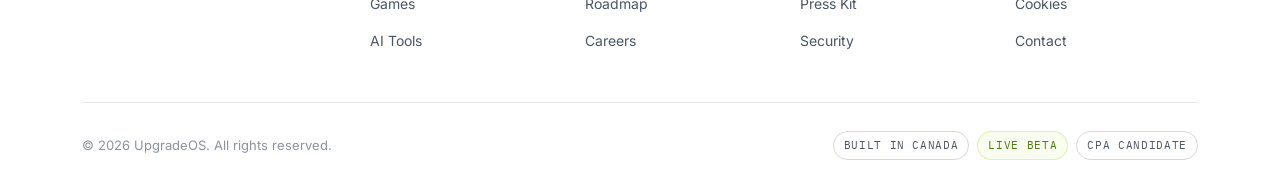
<file: upgradeos-site/investors.html>
<!DOCTYPE html>
<html lang="en">
<head>
<meta charset="UTF-8">
<meta name="viewport" content="width=device-width, initial-scale=1.0">
<title>Investors — UpgradeOS</title>
<meta name="description" content="UpgradeOS is building an ecosystem of software products, starting with UpgradeOS Ledger.">
<link rel="preconnect" href="https://fonts.googleapis.com">
<link href="https://fonts.googleapis.com/css2?family=Inter:wght@400;500;600;700&family=IBM+Plex+Mono:wght@400;500&display=swap" rel="stylesheet">
<link href="https://api.fontshare.com/v2/css?f[]=clash-display@500,600,700&display=swap" rel="stylesheet">
<link rel="stylesheet" href="style.css">
</head>
<body>
<a href="#main" class="skip-link">Skip to content</a>
<nav class="nav" aria-label="Primary">
  <div class="container">
    <a href="index.html" class="brand"><span class="brand-mark" aria-hidden="true"></span>UpgradeOS</a>
    <ul class="nav-links">
      <li><a href="index.html">Home</a></li>
      <li><a href="ledger.html">Ledger</a></li>
      <li><a href="about.html">Company</a></li>
      <li><a href="roadmap.html">Roadmap</a></li>
      <li><a href="blog.html">Blog</a></li>
      <li><a href="investors.html">Investors</a></li>
    </ul>
    <div class="nav-actions">
      <button class="theme-toggle" aria-label="Toggle color theme" aria-pressed="false">
        <svg class="icon-sun" viewBox="0 0 24 24" fill="none" stroke="currentColor" stroke-width="2"><circle cx="12" cy="12" r="4"/><path d="M12 2v2M12 20v2M4.9 4.9l1.4 1.4M17.7 17.7l1.4 1.4M2 12h2M20 12h2M4.9 19.1l1.4-1.4M17.7 6.3l1.4-1.4"/></svg>
        <svg class="icon-moon" viewBox="0 0 24 24" fill="none" stroke="currentColor" stroke-width="2"><path d="M21 12.8A9 9 0 1111.2 3 7 7 0 0021 12.8z"/></svg>
      </button>
      <a href="contact.html" class="btn btn-ghost btn-sm">Contact</a>
      <a href="ledger.html" class="btn btn-primary btn-sm">Explore Ledger</a>
    </div>
  </div>
</nav>

<main id="main">
<section class="page-hero">
  <div class="container">
    <div class="eyebrow">For Investors</div>
    <h1>An ecosystem,<br><span class="gradient-text">not one app.</span></h1>
    <p class="lead">UpgradeOS is building an ecosystem of software products. UpgradeOS Ledger is the current flagship —
      not the ceiling.</p>
  </div>
</section>

<section style="padding-top:0;">
  <div class="container">
    <div class="grid grid-2" style="gap:24px;">
      <div class="card reveal">
        <div class="eyebrow">Mission</div>
        <p style="font-size:19px; margin-top:8px;">Helping people upgrade their lives through technology.</p>
      </div>
      <div class="card reveal">
        <div class="eyebrow">Vision</div>
        <p style="font-size:19px; margin-top:8px;">A single trusted ecosystem spanning personal finance, accounting, AI tools, and games.</p>
      </div>
    </div>
  </div>
</section>

<section style="background:var(--bg-elevated); border-top:1px solid var(--border); border-bottom:1px solid var(--border);">
  <div class="container">
    <div class="section-head reveal">
      <div class="kicker-line"></div>
      <h2 style="font-size:clamp(26px,3.2vw,36px);">Current flagship</h2>
      <p>UpgradeOS Ledger</p>
    </div>
    <div class="card reveal" style="display:flex; flex-wrap:wrap; gap:24px; justify-content:space-between; align-items:center;">
      <div>
        <span class="badge live">Live Beta</span>
        <p style="margin-top:14px; color:var(--ink-dim); max-width:520px;">An AI-powered financial operating system that automatically organizes transactions, budgets, goals, and financial insights.</p>
      </div>
      <a href="ledger.html" class="btn btn-ghost">View product</a>
    </div>
  </div>
</section>

<section>
  <div class="container">
    <div class="section-head reveal">
      <div class="kicker-line"></div>
      <h2 style="font-size:clamp(26px,3.2vw,36px);">Future expansion</h2>
      <p>Where the ecosystem grows next.</p>
    </div>
    <div class="grid grid-4">
      <div class="card reveal"><h3 style="font-size:17px;">Accounting</h3><p style="color:var(--ink-dim); font-size:14px; margin-top:8px;">Professional bookkeeping services for modern businesses.</p></div>
      <div class="card reveal"><h3 style="font-size:17px;">AI</h3><p style="color:var(--ink-dim); font-size:14px; margin-top:8px;">Productivity software that removes repetitive work.</p></div>
      <div class="card reveal"><h3 style="font-size:17px;">Games</h3><p style="color:var(--ink-dim); font-size:14px; margin-top:8px;">Original titles, starting with Sky Dash.</p></div>
      <div class="card reveal"><h3 style="font-size:17px;">Developer Tools</h3><p style="color:var(--ink-dim); font-size:14px; margin-top:8px;">An API for others to build on the ecosystem.</p></div>
    </div>
  </div>
</section>

<section style="background:var(--bg-elevated); border-top:1px solid var(--border);">
  <div class="container">
    <div class="grid grid-2" style="gap:56px; align-items:center;">
      <div class="reveal">
        <div class="eyebrow">Timeline</div>
        <h2 style="font-size:clamp(24px,3vw,32px);">From idea to ecosystem</h2>
        <p style="color:var(--ink-dim); margin-top:14px;">See the full product <a href="roadmap.html" style="color:var(--blue-light);">roadmap</a>, from Ledger Beta through Enterprise.</p>
      </div>
      <div class="reveal">
        <div class="eyebrow">Founder</div>
        <h2 style="font-size:clamp(24px,3vw,32px);">Led by a CPA candidate</h2>
        <p style="color:var(--ink-dim); margin-top:14px;">Read John Kang's <a href="about.html#founder" style="color:var(--blue-light);">founder story</a> and the philosophy behind UpgradeOS.</p>
      </div>
    </div>
  </div>
</section>

<section>
  <div class="container" style="text-align:center;">
    <div class="glass reveal" style="padding:64px 40px; background:linear-gradient(135deg, rgba(37,99,235,0.14), var(--surface-glass));">
      <h2 style="font-size:clamp(26px,3.6vw,38px);">Interested in UpgradeOS?</h2>
      <p style="color:var(--ink-dim); margin-top:12px;">We're happy to share more detail on the roadmap, product, and traction.</p>
      <a href="contact.html" class="btn btn-primary" style="margin-top:24px;">Get in touch</a>
    </div>
  </div>
</section>

</main>

<footer>
  <div class="container">
    <div class="footer-grid">
      <div><a href="index.html" class="brand"><span class="brand-mark" aria-hidden="true"></span>UpgradeOS</a><p style="color:var(--ink-dim); font-size:14px; margin-top:16px; max-width:240px;">Helping people upgrade their lives through technology.</p></div>
      <div><h5>Products</h5><ul><li><a href="ledger.html">Ledger</a></li><li><a href="index.html#products">Accounting</a></li><li><a href="index.html#products">Games</a></li><li><a href="index.html#products">AI Tools</a></li></ul></div>
      <div><h5>Company</h5><ul><li><a href="about.html">About</a></li><li><a href="about.html#founder">Founder</a></li><li><a href="roadmap.html">Roadmap</a></li><li><a href="careers.html">Careers</a></li></ul></div>
      <div><h5>Resources</h5><ul><li><a href="blog.html">Blog</a></li><li><a href="investors.html">Investors</a></li><li><a href="press-kit.html">Press Kit</a></li><li><a href="security.html">Security</a></li></ul></div>
      <div><h5>Legal</h5><ul><li><a href="legal.html#privacy">Privacy</a></li><li><a href="legal.html#terms">Terms</a></li><li><a href="legal.html#cookies">Cookies</a></li><li><a href="contact.html">Contact</a></li></ul></div>
    </div>
    <div class="footer-bottom">
      <span>© 2026 UpgradeOS. All rights reserved.</span>
      <div class="badges"><span class="badge">Built in Canada</span><span class="badge blue">Live Beta</span><span class="badge">CPA Candidate</span></div>
    </div>
  </div>
</footer>
<script src="script.js"></script>
</body>
</html>
</file>
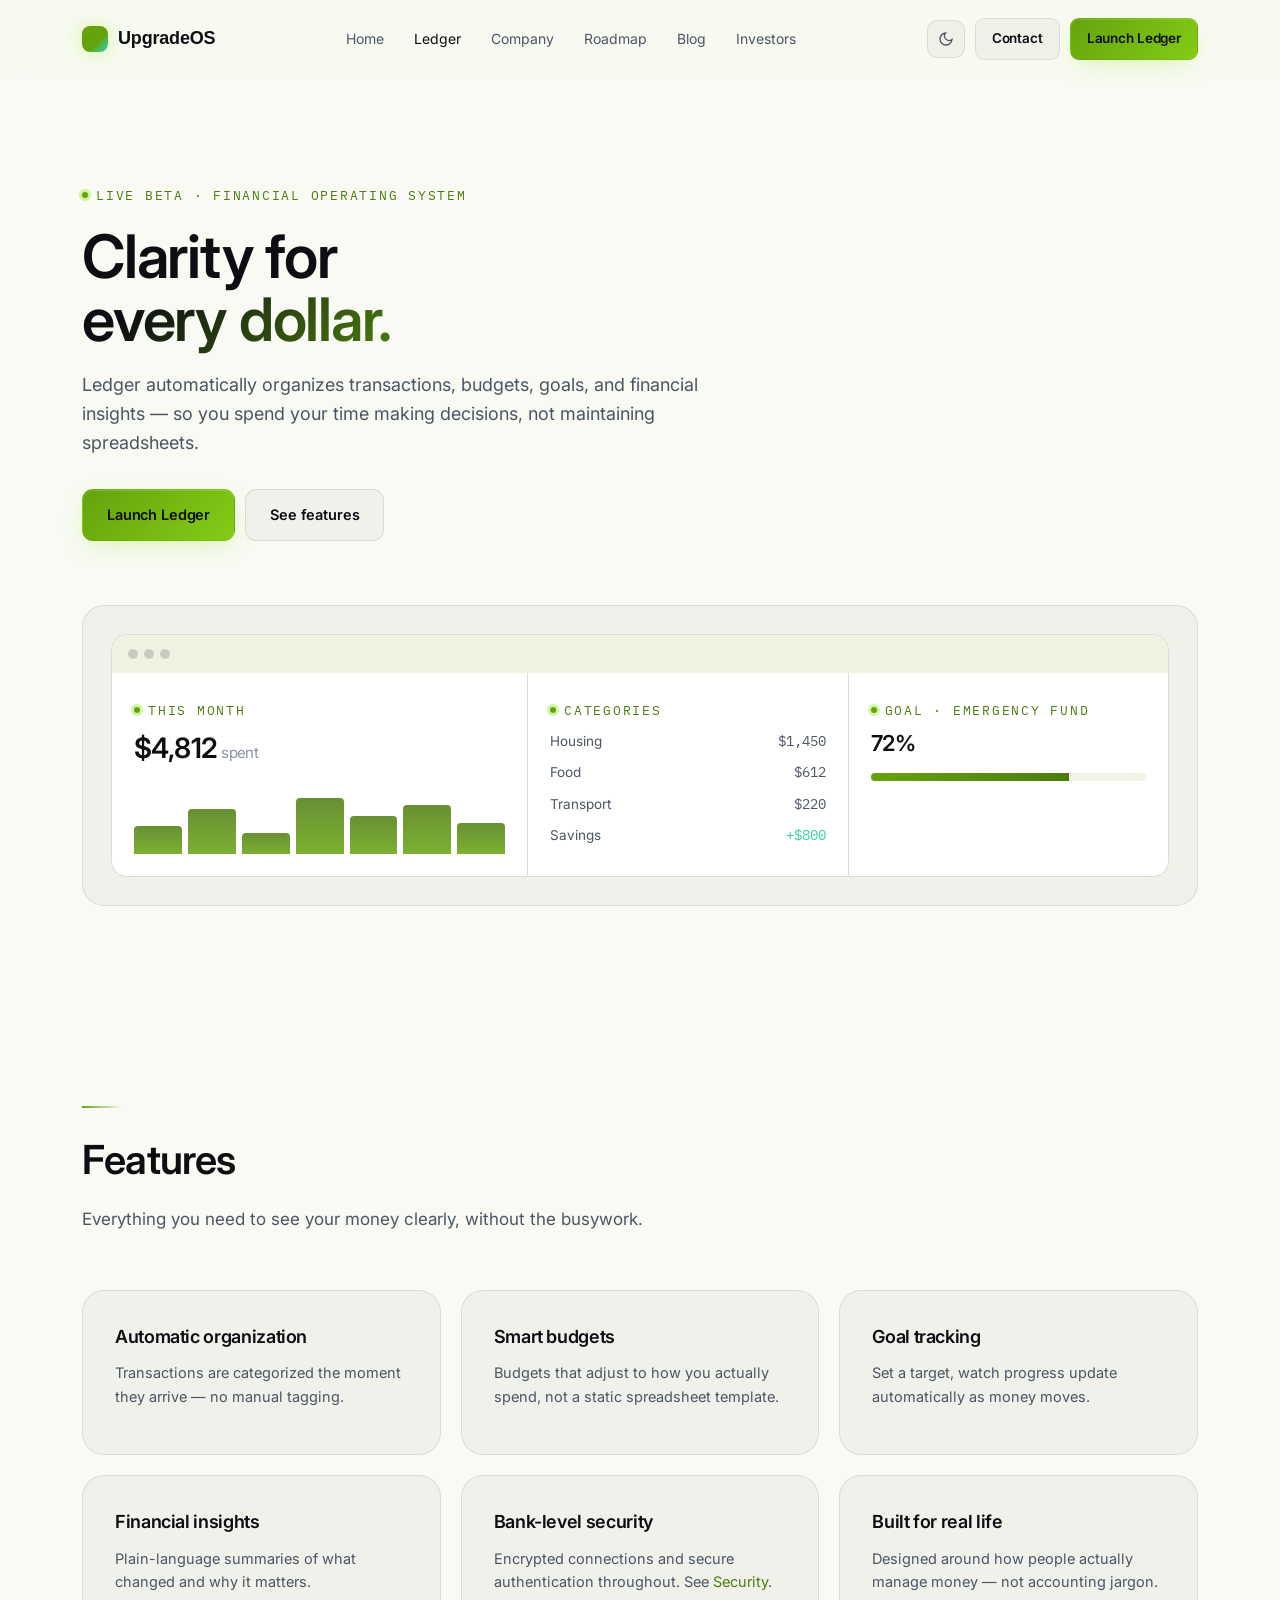
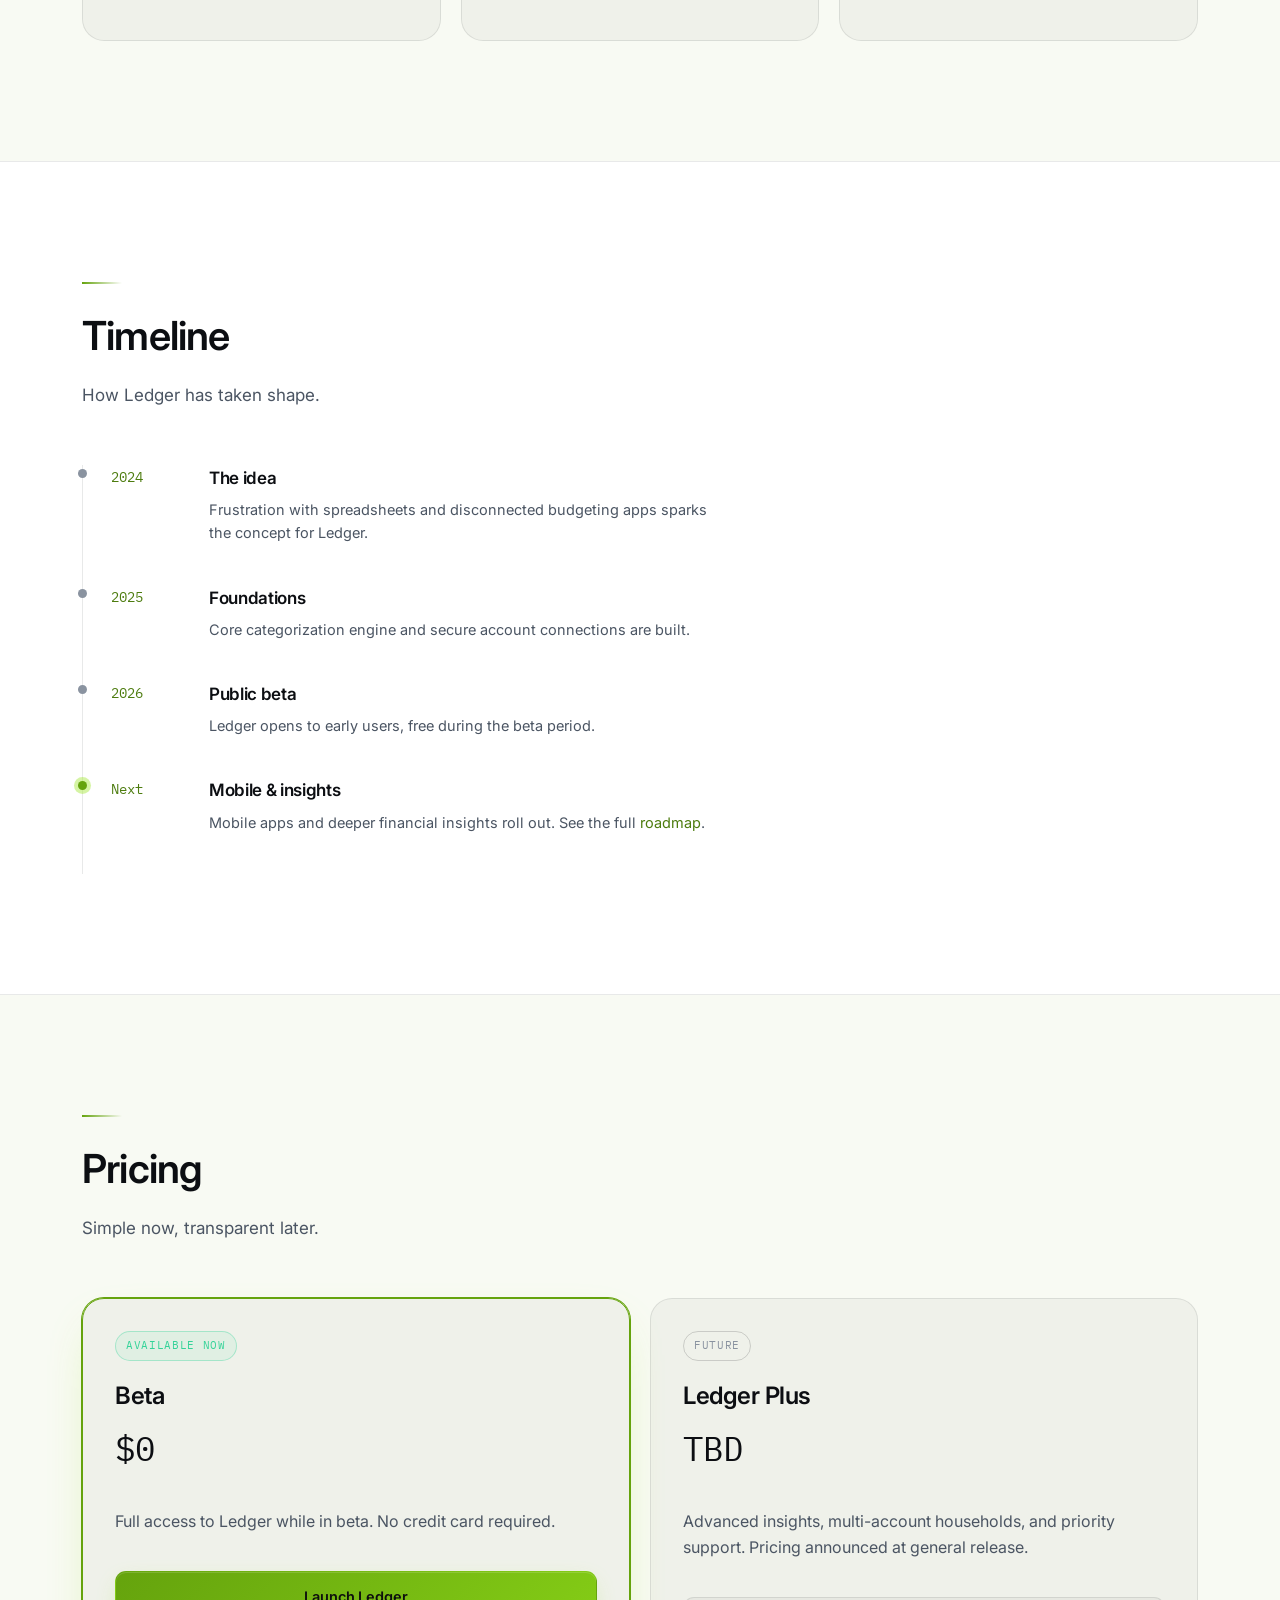
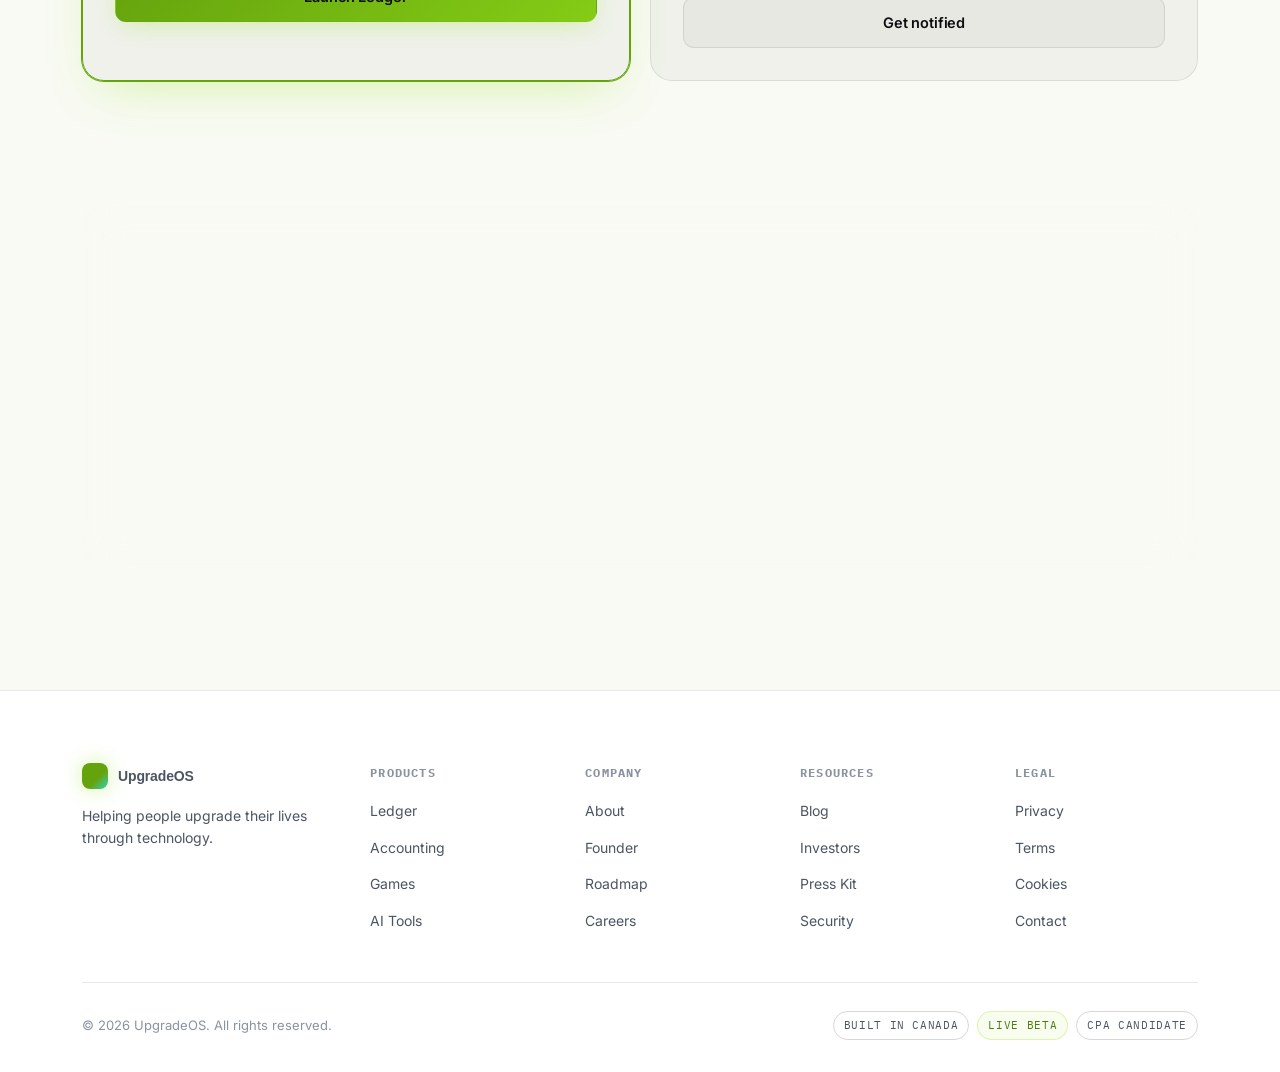
<file: upgradeos-site/ledger.html>
<!DOCTYPE html>
<html lang="en">
<head>
<meta charset="UTF-8">
<meta name="viewport" content="width=device-width, initial-scale=1.0">
<title>UpgradeOS Ledger — Your financial operating system</title>
<meta name="description" content="UpgradeOS Ledger automatically organizes transactions, budgets, goals, and financial insights. Live in beta.">
<link rel="preconnect" href="https://fonts.googleapis.com">
<link href="https://fonts.googleapis.com/css2?family=Inter:wght@400;500;600;700&family=IBM+Plex+Mono:wght@400;500&display=swap" rel="stylesheet">
<link href="https://api.fontshare.com/v2/css?f[]=clash-display@500,600,700&display=swap" rel="stylesheet">
<link rel="stylesheet" href="style.css">
</head>
<body>
<a href="#main" class="skip-link">Skip to content</a>
<nav class="nav" aria-label="Primary">
  <div class="container">
    <a href="index.html" class="brand"><span class="brand-mark" aria-hidden="true"></span>UpgradeOS</a>
    <ul class="nav-links">
      <li><a href="index.html">Home</a></li>
      <li><a href="ledger.html">Ledger</a></li>
      <li><a href="about.html">Company</a></li>
      <li><a href="roadmap.html">Roadmap</a></li>
      <li><a href="blog.html">Blog</a></li>
      <li><a href="investors.html">Investors</a></li>
    </ul>
    <div class="nav-actions">
      <button class="theme-toggle" aria-label="Toggle color theme" aria-pressed="false">
        <svg class="icon-sun" viewBox="0 0 24 24" fill="none" stroke="currentColor" stroke-width="2"><circle cx="12" cy="12" r="4"/><path d="M12 2v2M12 20v2M4.9 4.9l1.4 1.4M17.7 17.7l1.4 1.4M2 12h2M20 12h2M4.9 19.1l1.4-1.4M17.7 6.3l1.4-1.4"/></svg>
        <svg class="icon-moon" viewBox="0 0 24 24" fill="none" stroke="currentColor" stroke-width="2"><path d="M21 12.8A9 9 0 1111.2 3 7 7 0 0021 12.8z"/></svg>
      </button>
      <a href="contact.html" class="btn btn-ghost btn-sm">Contact</a>
      <a href="#pricing" class="btn btn-primary btn-sm">Launch Ledger</a>
    </div>
  </div>
</nav>

<main id="main">

<section class="page-hero">
  <div class="container">
    <div class="eyebrow">Live Beta · Financial Operating System</div>
    <h1>Clarity for<br><span class="gradient-text">every dollar.</span></h1>
    <p class="lead">Ledger automatically organizes transactions, budgets, goals, and financial insights —
      so you spend your time making decisions, not maintaining spreadsheets.</p>
    <div class="pill-row" style="margin-top:32px;">
      <a href="#pricing" class="btn btn-primary">Launch Ledger</a>
      <a href="#features" class="btn btn-ghost">See features</a>
    </div>
  </div>

  <div class="container" style="margin-top:64px;">
    <div class="glass" style="padding:28px; overflow:hidden;">
      <div class="mock-window">
        <div class="mock-bar"><span></span><span></span><span></span></div>
        <div class="mock-grid">
          <div class="mock-card"><span class="eyebrow" style="margin-bottom:6px;">This month</span><h3 style="font-size:28px;">$4,812<span style="color:var(--ink-faint); font-size:15px; font-weight:400;"> spent</span></h3><div class="mock-bar-chart">
            <div style="height:40%"></div><div style="height:65%"></div><div style="height:30%"></div><div style="height:80%"></div><div style="height:55%"></div><div style="height:70%"></div><div style="height:45%"></div>
          </div></div>
          <div class="mock-card">
            <span class="eyebrow" style="margin-bottom:6px;">Categories</span>
            <div class="lp-row"><span>Housing</span><span class="mono">$1,450</span></div>
            <div class="lp-row"><span>Food</span><span class="mono">$612</span></div>
            <div class="lp-row"><span>Transport</span><span class="mono">$220</span></div>
            <div class="lp-row"><span>Savings</span><span class="mono" style="color:var(--success);">+$800</span></div>
          </div>
          <div class="mock-card">
            <span class="eyebrow" style="margin-bottom:6px;">Goal · Emergency Fund</span>
            <h3 style="font-size:22px;">72%</h3>
            <div class="mock-progress"><div style="width:72%;"></div></div>
          </div>
        </div>
      </div>
    </div>
  </div>
</section>

<!-- FEATURES -->
<section id="features">
  <div class="container">
    <div class="section-head reveal">
      <div class="kicker-line"></div>
      <h2 style="font-size:clamp(28px,3.4vw,40px);">Features</h2>
      <p>Everything you need to see your money clearly, without the busywork.</p>
    </div>
    <div class="grid grid-3">
      <div class="card reveal"><h3 style="font-size:18px;">Automatic organization</h3><p style="color:var(--ink-dim); margin-top:10px; font-size:14.5px;">Transactions are categorized the moment they arrive — no manual tagging.</p></div>
      <div class="card reveal"><h3 style="font-size:18px;">Smart budgets</h3><p style="color:var(--ink-dim); margin-top:10px; font-size:14.5px;">Budgets that adjust to how you actually spend, not a static spreadsheet template.</p></div>
      <div class="card reveal"><h3 style="font-size:18px;">Goal tracking</h3><p style="color:var(--ink-dim); margin-top:10px; font-size:14.5px;">Set a target, watch progress update automatically as money moves.</p></div>
      <div class="card reveal"><h3 style="font-size:18px;">Financial insights</h3><p style="color:var(--ink-dim); margin-top:10px; font-size:14.5px;">Plain-language summaries of what changed and why it matters.</p></div>
      <div class="card reveal"><h3 style="font-size:18px;">Bank-level security</h3><p style="color:var(--ink-dim); margin-top:10px; font-size:14.5px;">Encrypted connections and secure authentication throughout. See <a href="security.html" style="color:var(--blue-light);">Security</a>.</p></div>
      <div class="card reveal"><h3 style="font-size:18px;">Built for real life</h3><p style="color:var(--ink-dim); margin-top:10px; font-size:14.5px;">Designed around how people actually manage money — not accounting jargon.</p></div>
    </div>
  </div>
</section>

<!-- TIMELINE -->
<section style="background:var(--bg-elevated); border-top:1px solid var(--border); border-bottom:1px solid var(--border);">
  <div class="container">
    <div class="section-head reveal">
      <div class="kicker-line"></div>
      <h2 style="font-size:clamp(28px,3.4vw,40px);">Timeline</h2>
      <p>How Ledger has taken shape.</p>
    </div>
    <ol class="timeline">
      <li class="reveal"><span class="mono">2024</span><div><h3 style="font-size:17px;">The idea</h3><p>Frustration with spreadsheets and disconnected budgeting apps sparks the concept for Ledger.</p></div></li>
      <li class="reveal"><span class="mono">2025</span><div><h3 style="font-size:17px;">Foundations</h3><p>Core categorization engine and secure account connections are built.</p></div></li>
      <li class="reveal"><span class="mono">2026</span><div><h3 style="font-size:17px;">Public beta</h3><p>Ledger opens to early users, free during the beta period.</p></div></li>
      <li class="reveal current"><span class="mono">Next</span><div><h3 style="font-size:17px;">Mobile & insights</h3><p>Mobile apps and deeper financial insights roll out. See the full <a href="roadmap.html" style="color:var(--blue-light);">roadmap</a>.</p></div></li>
    </ol>
  </div>
</section>

<!-- PRICING -->
<section id="pricing">
  <div class="container">
    <div class="section-head reveal">
      <div class="kicker-line"></div>
      <h2 style="font-size:clamp(28px,3.4vw,40px);">Pricing</h2>
      <p>Simple now, transparent later.</p>
    </div>
    <div class="grid grid-2">
      <div class="card reveal" style="border-color:var(--blue); box-shadow:0 0 0 1px var(--blue), 0 20px 50px -20px var(--blue-glow);">
        <span class="badge live">Available now</span>
        <h3 style="font-size:24px; margin-top:16px;">Beta</h3>
        <p style="font-size:34px; margin-top:6px;" class="mono">$0</p>
        <p style="color:var(--ink-dim); margin-top:10px;">Full access to Ledger while in beta. No credit card required.</p>
        <a href="contact.html" class="btn btn-primary" style="margin-top:20px; width:100%;">Launch Ledger</a>
      </div>
      <div class="card reveal">
        <span class="badge future">Future</span>
        <h3 style="font-size:24px; margin-top:16px;">Ledger Plus</h3>
        <p style="font-size:34px; margin-top:6px;" class="mono">TBD</p>
        <p style="color:var(--ink-dim); margin-top:10px;">Advanced insights, multi-account households, and priority support. Pricing announced at general release.</p>
        <a href="investors.html" class="btn btn-ghost" style="margin-top:20px; width:100%;">Get notified</a>
      </div>
    </div>
  </div>
</section>

<!-- CTA -->
<section style="padding-top:0;">
  <div class="container" style="text-align:center;">
    <div class="glass reveal" style="padding:64px 40px; background:linear-gradient(135deg, rgba(37,99,235,0.14), var(--surface-glass));">
      <h2 style="font-size:clamp(26px,3.6vw,38px);">Ready for clarity?</h2>
      <p style="color:var(--ink-dim); margin-top:12px;">Ledger is live in beta and free to use today.</p>
      <a href="contact.html" class="btn btn-primary" style="margin-top:24px;">Launch Ledger</a>
      <p style="color:var(--ink-faint); font-size:13px; margin-top:16px;">This link will connect directly into the Ledger application at general release.</p>
    </div>
  </div>
</section>

</main>

<footer>
  <div class="container">
    <div class="footer-grid">
      <div><a href="index.html" class="brand"><span class="brand-mark" aria-hidden="true"></span>UpgradeOS</a><p style="color:var(--ink-dim); font-size:14px; margin-top:16px; max-width:240px;">Helping people upgrade their lives through technology.</p></div>
      <div><h5>Products</h5><ul><li><a href="ledger.html">Ledger</a></li><li><a href="index.html#products">Accounting</a></li><li><a href="index.html#products">Games</a></li><li><a href="index.html#products">AI Tools</a></li></ul></div>
      <div><h5>Company</h5><ul><li><a href="about.html">About</a></li><li><a href="about.html#founder">Founder</a></li><li><a href="roadmap.html">Roadmap</a></li><li><a href="careers.html">Careers</a></li></ul></div>
      <div><h5>Resources</h5><ul><li><a href="blog.html">Blog</a></li><li><a href="investors.html">Investors</a></li><li><a href="press-kit.html">Press Kit</a></li><li><a href="security.html">Security</a></li></ul></div>
      <div><h5>Legal</h5><ul><li><a href="legal.html#privacy">Privacy</a></li><li><a href="legal.html#terms">Terms</a></li><li><a href="legal.html#cookies">Cookies</a></li><li><a href="contact.html">Contact</a></li></ul></div>
    </div>
    <div class="footer-bottom">
      <span>© 2026 UpgradeOS. All rights reserved.</span>
      <div class="badges"><span class="badge">Built in Canada</span><span class="badge blue">Live Beta</span><span class="badge">CPA Candidate</span></div>
    </div>
  </div>
</footer>

<style>
  .mock-window{ border-radius:16px; overflow:hidden; border:1px solid var(--border); }
  .mock-bar{ display:flex; gap:6px; padding:14px 16px; background:var(--bg-elevated-2); }
  .mock-bar span{ width:10px; height:10px; border-radius:50%; background:var(--border-strong); }
  .mock-grid{ display:grid; grid-template-columns:1.3fr 1fr 1fr; gap:1px; background:var(--border); }
  .mock-card{ background:var(--bg-elevated); padding:22px; }
  .mock-bar-chart{ display:flex; align-items:flex-end; gap:6px; height:70px; margin-top:14px; }
  .mock-bar-chart div{ flex:1; background:linear-gradient(180deg, var(--blue-light), var(--blue)); border-radius:4px 4px 0 0; opacity:0.85; }
  .mock-progress{ height:8px; border-radius:100px; background:var(--bg-elevated-2); margin-top:12px; overflow:hidden; }
  .mock-progress div{ height:100%; background:linear-gradient(90deg, var(--blue), var(--blue-light)); }
  .lp-row{ display:flex; justify-content:space-between; font-size:13.5px; color:var(--ink-dim); padding:5px 0; }
  @media (max-width:900px){ .mock-grid{ grid-template-columns:1fr; } }

  .timeline{ list-style:none; margin:0; padding:0; border-left:1px solid var(--border); }
  .timeline li{ display:flex; gap:28px; padding:0 0 40px 28px; position:relative; }
  .timeline li::before{ content:''; position:absolute; left:-5px; top:4px; width:9px; height:9px; border-radius:50%; background:var(--ink-faint); }
  .timeline li.current::before{ background:var(--blue); box-shadow:0 0 0 4px var(--blue-glow); }
  .timeline li .mono{ min-width:70px; color:var(--blue-light); font-size:14px; padding-top:1px; }
  .timeline li h3{ margin-bottom:6px; }
  .timeline li p{ color:var(--ink-dim); font-size:14.5px; margin:0; max-width:520px; }
</style>

<script src="script.js"></script>
</body>
</html>
</file>
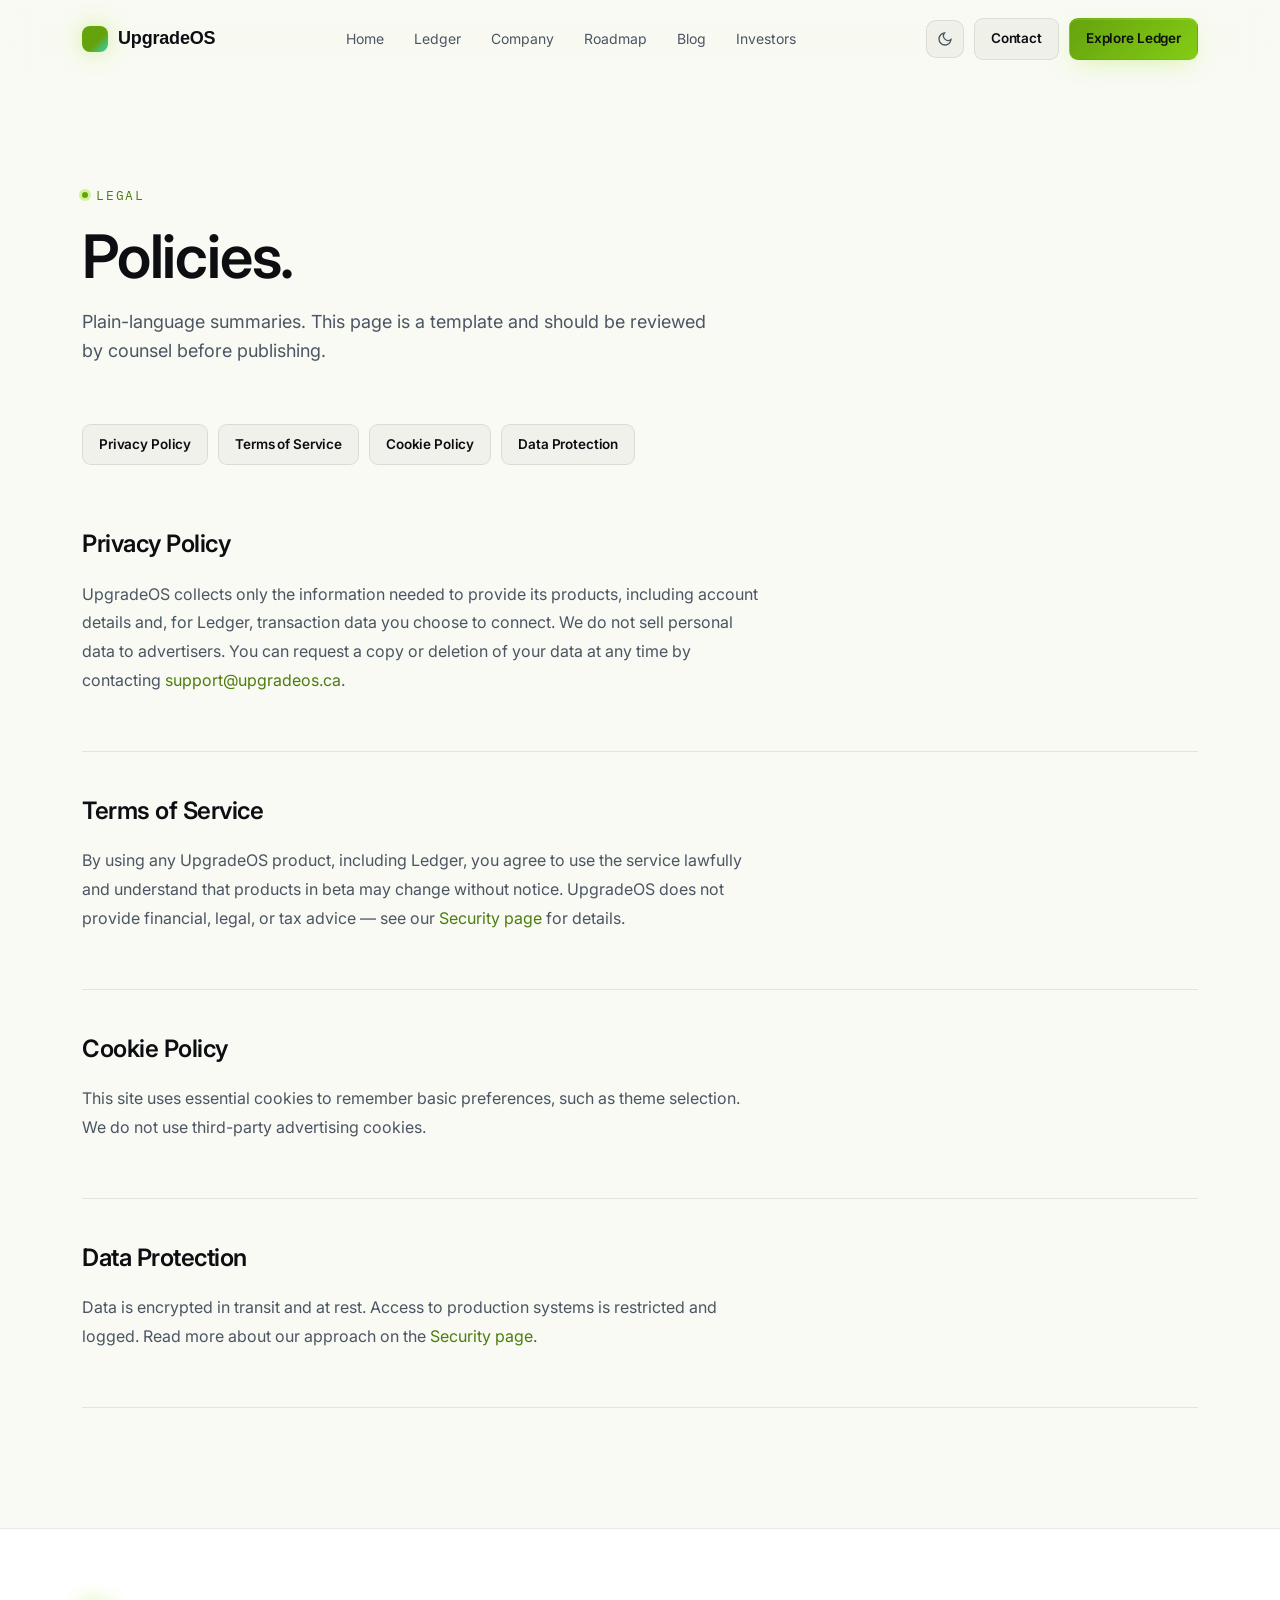
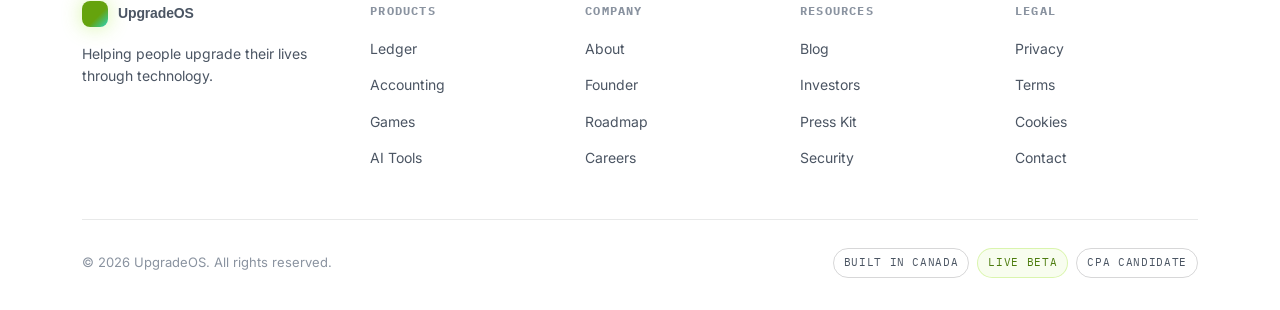
<file: upgradeos-site/legal.html>
<!DOCTYPE html>
<html lang="en">
<head>
<meta charset="UTF-8">
<meta name="viewport" content="width=device-width, initial-scale=1.0">
<title>Legal — UpgradeOS</title>
<meta name="description" content="Privacy Policy, Terms of Service, Cookie Policy, and Data Protection for UpgradeOS.">
<link rel="preconnect" href="https://fonts.googleapis.com">
<link href="https://fonts.googleapis.com/css2?family=Inter:wght@400;500;600;700&family=IBM+Plex+Mono:wght@400;500&display=swap" rel="stylesheet">
<link href="https://api.fontshare.com/v2/css?f[]=clash-display@500,600,700&display=swap" rel="stylesheet">
<link rel="stylesheet" href="style.css">
</head>
<body>
<a href="#main" class="skip-link">Skip to content</a>
<nav class="nav" aria-label="Primary">
  <div class="container">
    <a href="index.html" class="brand"><span class="brand-mark" aria-hidden="true"></span>UpgradeOS</a>
    <ul class="nav-links">
      <li><a href="index.html">Home</a></li>
      <li><a href="ledger.html">Ledger</a></li>
      <li><a href="about.html">Company</a></li>
      <li><a href="roadmap.html">Roadmap</a></li>
      <li><a href="blog.html">Blog</a></li>
      <li><a href="investors.html">Investors</a></li>
    </ul>
    <div class="nav-actions">
      <button class="theme-toggle" aria-label="Toggle color theme" aria-pressed="false">
        <svg class="icon-sun" viewBox="0 0 24 24" fill="none" stroke="currentColor" stroke-width="2"><circle cx="12" cy="12" r="4"/><path d="M12 2v2M12 20v2M4.9 4.9l1.4 1.4M17.7 17.7l1.4 1.4M2 12h2M20 12h2M4.9 19.1l1.4-1.4M17.7 6.3l1.4-1.4"/></svg>
        <svg class="icon-moon" viewBox="0 0 24 24" fill="none" stroke="currentColor" stroke-width="2"><path d="M21 12.8A9 9 0 1111.2 3 7 7 0 0021 12.8z"/></svg>
      </button>
      <a href="contact.html" class="btn btn-ghost btn-sm">Contact</a>
      <a href="ledger.html" class="btn btn-primary btn-sm">Explore Ledger</a>
    </div>
  </div>
</nav>

<main id="main">
<section class="page-hero" style="padding-bottom:20px;">
  <div class="container">
    <div class="eyebrow">Legal</div>
    <h1>Policies.</h1>
    <p class="lead">Plain-language summaries. This page is a template and should be reviewed by counsel before publishing.</p>
  </div>
</section>

<section style="padding-top:20px;">
  <div class="container">
    <div class="legal-nav pill-row reveal">
      <a href="#privacy" class="btn btn-ghost btn-sm">Privacy Policy</a>
      <a href="#terms" class="btn btn-ghost btn-sm">Terms of Service</a>
      <a href="#cookies" class="btn btn-ghost btn-sm">Cookie Policy</a>
      <a href="#data-protection" class="btn btn-ghost btn-sm">Data Protection</a>
    </div>

    <article id="privacy" class="legal-block reveal">
      <h2>Privacy Policy</h2>
      <p>UpgradeOS collects only the information needed to provide its products, including account details and, for Ledger, transaction data you choose to connect. We do not sell personal data to advertisers. You can request a copy or deletion of your data at any time by contacting <a href="mailto:support@upgradeos.ca" style="color:var(--blue-light);">support@upgradeos.ca</a>.</p>
    </article>

    <article id="terms" class="legal-block reveal">
      <h2>Terms of Service</h2>
      <p>By using any UpgradeOS product, including Ledger, you agree to use the service lawfully and understand that products in beta may change without notice. UpgradeOS does not provide financial, legal, or tax advice — see our <a href="security.html" style="color:var(--blue-light);">Security page</a> for details.</p>
    </article>

    <article id="cookies" class="legal-block reveal">
      <h2>Cookie Policy</h2>
      <p>This site uses essential cookies to remember basic preferences, such as theme selection. We do not use third-party advertising cookies.</p>
    </article>

    <article id="data-protection" class="legal-block reveal">
      <h2>Data Protection</h2>
      <p>Data is encrypted in transit and at rest. Access to production systems is restricted and logged. Read more about our approach on the <a href="security.html" style="color:var(--blue-light);">Security page</a>.</p>
    </article>
  </div>
</section>
</main>

<footer>
  <div class="container">
    <div class="footer-grid">
      <div><a href="index.html" class="brand"><span class="brand-mark" aria-hidden="true"></span>UpgradeOS</a><p style="color:var(--ink-dim); font-size:14px; margin-top:16px; max-width:240px;">Helping people upgrade their lives through technology.</p></div>
      <div><h5>Products</h5><ul><li><a href="ledger.html">Ledger</a></li><li><a href="index.html#products">Accounting</a></li><li><a href="index.html#products">Games</a></li><li><a href="index.html#products">AI Tools</a></li></ul></div>
      <div><h5>Company</h5><ul><li><a href="about.html">About</a></li><li><a href="about.html#founder">Founder</a></li><li><a href="roadmap.html">Roadmap</a></li><li><a href="careers.html">Careers</a></li></ul></div>
      <div><h5>Resources</h5><ul><li><a href="blog.html">Blog</a></li><li><a href="investors.html">Investors</a></li><li><a href="press-kit.html">Press Kit</a></li><li><a href="security.html">Security</a></li></ul></div>
      <div><h5>Legal</h5><ul><li><a href="legal.html#privacy">Privacy</a></li><li><a href="legal.html#terms">Terms</a></li><li><a href="legal.html#cookies">Cookies</a></li><li><a href="contact.html">Contact</a></li></ul></div>
    </div>
    <div class="footer-bottom">
      <span>© 2026 UpgradeOS. All rights reserved.</span>
      <div class="badges"><span class="badge">Built in Canada</span><span class="badge blue">Live Beta</span><span class="badge">CPA Candidate</span></div>
    </div>
  </div>
</footer>

<style>
  .legal-block{ padding:40px 0; border-bottom:1px solid var(--border); scroll-margin-top:100px; }
  .legal-block h2{ font-size:24px; margin-bottom:14px; }
  .legal-block p{ color:var(--ink-dim); max-width:680px; line-height:1.8; }
  .legal-nav{ margin-bottom:20px; }
</style>
<script src="script.js"></script>
</body>
</html>
</file>
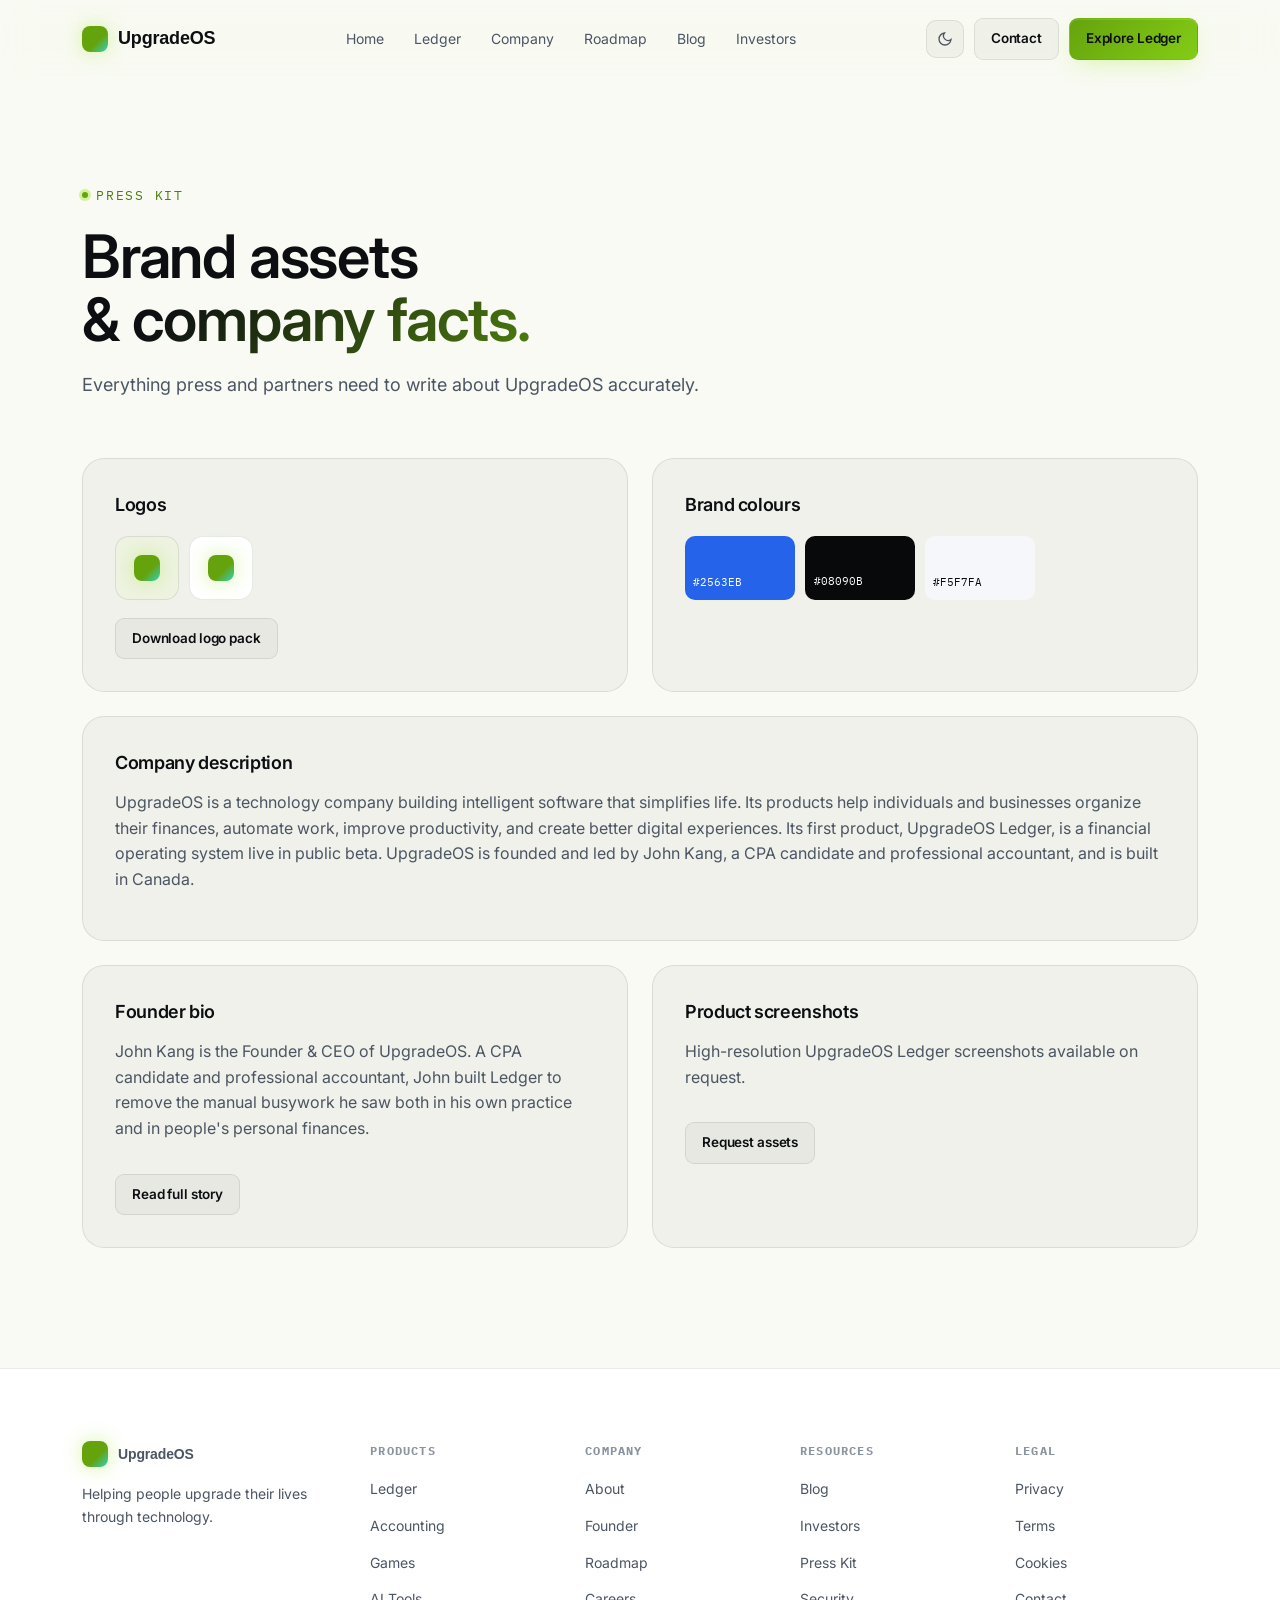
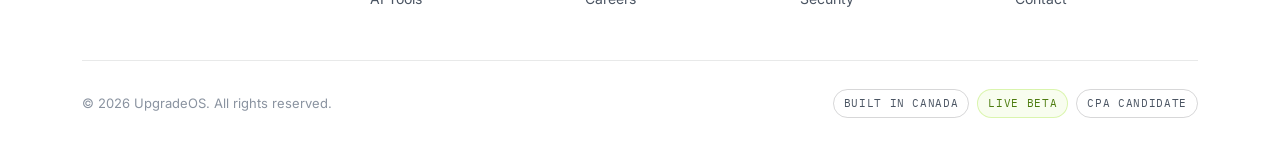
<file: upgradeos-site/press-kit.html>
<!DOCTYPE html>
<html lang="en">
<head>
<meta charset="UTF-8">
<meta name="viewport" content="width=device-width, initial-scale=1.0">
<title>Press Kit — UpgradeOS</title>
<meta name="description" content="Logos, brand colours, screenshots, and company description for press.">
<link rel="preconnect" href="https://fonts.googleapis.com">
<link href="https://fonts.googleapis.com/css2?family=Inter:wght@400;500;600;700&family=IBM+Plex+Mono:wght@400;500&display=swap" rel="stylesheet">
<link href="https://api.fontshare.com/v2/css?f[]=clash-display@500,600,700&display=swap" rel="stylesheet">
<link rel="stylesheet" href="style.css">
</head>
<body>
<a href="#main" class="skip-link">Skip to content</a>
<nav class="nav" aria-label="Primary">
  <div class="container">
    <a href="index.html" class="brand"><span class="brand-mark" aria-hidden="true"></span>UpgradeOS</a>
    <ul class="nav-links">
      <li><a href="index.html">Home</a></li>
      <li><a href="ledger.html">Ledger</a></li>
      <li><a href="about.html">Company</a></li>
      <li><a href="roadmap.html">Roadmap</a></li>
      <li><a href="blog.html">Blog</a></li>
      <li><a href="investors.html">Investors</a></li>
    </ul>
    <div class="nav-actions">
      <button class="theme-toggle" aria-label="Toggle color theme" aria-pressed="false">
        <svg class="icon-sun" viewBox="0 0 24 24" fill="none" stroke="currentColor" stroke-width="2"><circle cx="12" cy="12" r="4"/><path d="M12 2v2M12 20v2M4.9 4.9l1.4 1.4M17.7 17.7l1.4 1.4M2 12h2M20 12h2M4.9 19.1l1.4-1.4M17.7 6.3l1.4-1.4"/></svg>
        <svg class="icon-moon" viewBox="0 0 24 24" fill="none" stroke="currentColor" stroke-width="2"><path d="M21 12.8A9 9 0 1111.2 3 7 7 0 0021 12.8z"/></svg>
      </button>
      <a href="contact.html" class="btn btn-ghost btn-sm">Contact</a>
      <a href="ledger.html" class="btn btn-primary btn-sm">Explore Ledger</a>
    </div>
  </div>
</nav>

<main id="main">
<section class="page-hero" style="padding-bottom:40px;">
  <div class="container">
    <div class="eyebrow">Press Kit</div>
    <h1>Brand assets<br><span class="gradient-text">& company facts.</span></h1>
    <p class="lead">Everything press and partners need to write about UpgradeOS accurately.</p>
  </div>
</section>

<section style="padding-top:0;">
  <div class="container">
    <div class="grid grid-2" style="gap:24px;">

      <div class="card reveal">
        <h3 style="font-size:18px;">Logos</h3>
        <div class="pill-row" style="margin-top:16px;">
          <div class="logo-tile"><span class="brand-mark" aria-hidden="true"></span></div>
          <div class="logo-tile" style="background:#fff;"><span class="brand-mark" aria-hidden="true"></span></div>
        </div>
        <a href="#" class="btn btn-ghost btn-sm" style="margin-top:18px;">Download logo pack</a>
      </div>

      <div class="card reveal">
        <h3 style="font-size:18px;">Brand colours</h3>
        <div class="pill-row" style="margin-top:16px;">
          <div class="swatch" style="background:#2563EB;">#2563EB</div>
          <div class="swatch" style="background:#08090b; border:1px solid var(--border);">#08090B</div>
          <div class="swatch" style="background:#F5F7FA; color:#08090b;">#F5F7FA</div>
        </div>
      </div>

      <div class="card reveal" style="grid-column:span 2;">
        <h3 style="font-size:18px;">Company description</h3>
        <p style="color:var(--ink-dim); margin-top:12px;">
          UpgradeOS is a technology company building intelligent software that simplifies life.
          Its products help individuals and businesses organize their finances, automate work,
          improve productivity, and create better digital experiences. Its first product,
          UpgradeOS Ledger, is a financial operating system live in public beta. UpgradeOS is
          founded and led by John Kang, a CPA candidate and professional accountant, and is
          built in Canada.
        </p>
      </div>

      <div class="card reveal">
        <h3 style="font-size:18px;">Founder bio</h3>
        <p style="color:var(--ink-dim); margin-top:12px;">John Kang is the Founder & CEO of UpgradeOS. A CPA candidate and professional accountant, John built Ledger to remove the manual busywork he saw both in his own practice and in people's personal finances.</p>
        <a href="about.html#founder" class="btn btn-ghost btn-sm" style="margin-top:16px;">Read full story</a>
      </div>

      <div class="card reveal">
        <h3 style="font-size:18px;">Product screenshots</h3>
        <p style="color:var(--ink-dim); margin-top:12px;">High-resolution UpgradeOS Ledger screenshots available on request.</p>
        <a href="contact.html" class="btn btn-ghost btn-sm" style="margin-top:16px;">Request assets</a>
      </div>

    </div>
  </div>
</section>
</main>

<footer>
  <div class="container">
    <div class="footer-grid">
      <div><a href="index.html" class="brand"><span class="brand-mark" aria-hidden="true"></span>UpgradeOS</a><p style="color:var(--ink-dim); font-size:14px; margin-top:16px; max-width:240px;">Helping people upgrade their lives through technology.</p></div>
      <div><h5>Products</h5><ul><li><a href="ledger.html">Ledger</a></li><li><a href="index.html#products">Accounting</a></li><li><a href="index.html#products">Games</a></li><li><a href="index.html#products">AI Tools</a></li></ul></div>
      <div><h5>Company</h5><ul><li><a href="about.html">About</a></li><li><a href="about.html#founder">Founder</a></li><li><a href="roadmap.html">Roadmap</a></li><li><a href="careers.html">Careers</a></li></ul></div>
      <div><h5>Resources</h5><ul><li><a href="blog.html">Blog</a></li><li><a href="investors.html">Investors</a></li><li><a href="press-kit.html">Press Kit</a></li><li><a href="security.html">Security</a></li></ul></div>
      <div><h5>Legal</h5><ul><li><a href="legal.html#privacy">Privacy</a></li><li><a href="legal.html#terms">Terms</a></li><li><a href="legal.html#cookies">Cookies</a></li><li><a href="contact.html">Contact</a></li></ul></div>
    </div>
    <div class="footer-bottom">
      <span>© 2026 UpgradeOS. All rights reserved.</span>
      <div class="badges"><span class="badge">Built in Canada</span><span class="badge blue">Live Beta</span><span class="badge">CPA Candidate</span></div>
    </div>
  </div>
</footer>

<style>
  .logo-tile{ width:64px; height:64px; border-radius:14px; border:1px solid var(--border); display:flex; align-items:center; justify-content:center; background:var(--bg-elevated-2); }
  .swatch{ width:110px; height:64px; border-radius:10px; display:flex; align-items:flex-end; padding:8px; font-family:'IBM Plex Mono',monospace; font-size:11px; color:#fff; }
</style>
<script src="script.js"></script>
</body>
</html>
</file>
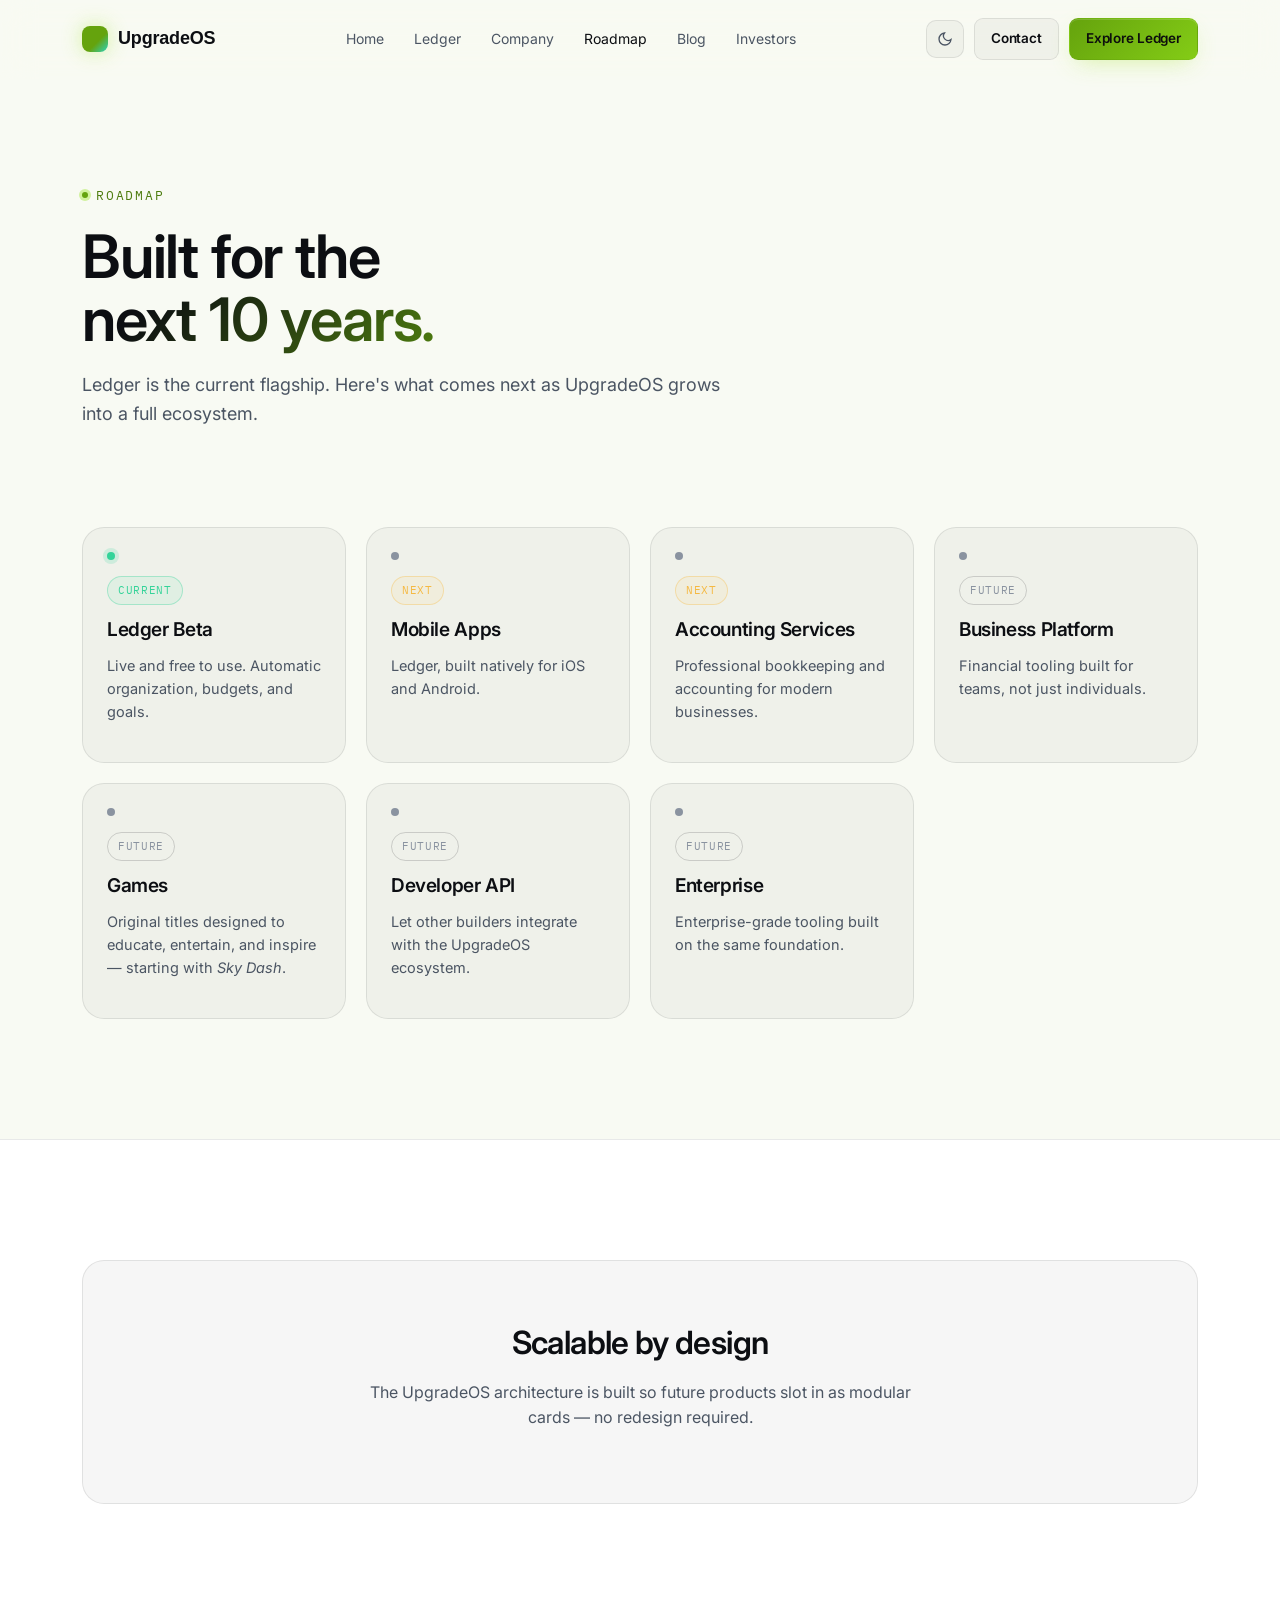
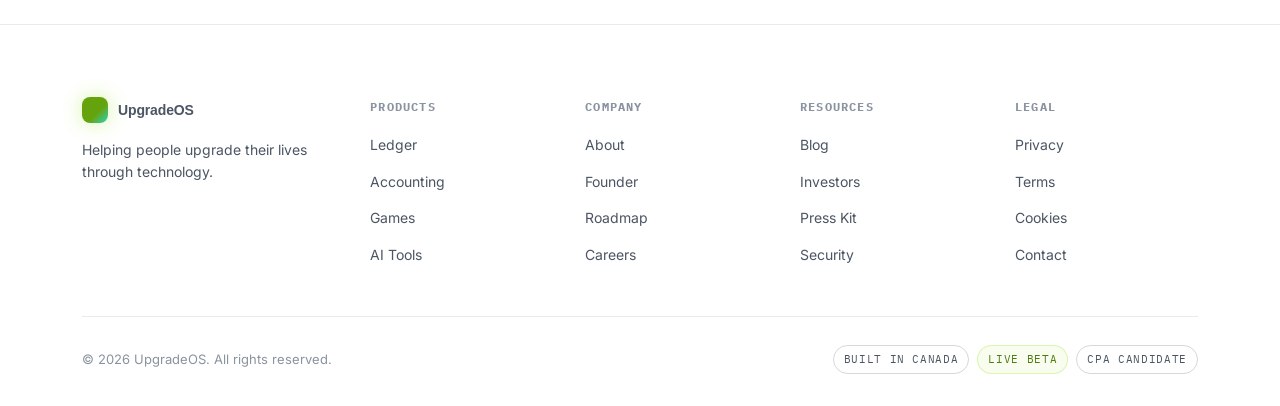
<file: upgradeos-site/roadmap.html>
<!DOCTYPE html>
<html lang="en">
<head>
<meta charset="UTF-8">
<meta name="viewport" content="width=device-width, initial-scale=1.0">
<title>Roadmap — UpgradeOS</title>
<meta name="description" content="Where UpgradeOS is headed: from Ledger Beta to a full technology ecosystem.">
<link rel="preconnect" href="https://fonts.googleapis.com">
<link href="https://fonts.googleapis.com/css2?family=Inter:wght@400;500;600;700&family=IBM+Plex+Mono:wght@400;500&display=swap" rel="stylesheet">
<link href="https://api.fontshare.com/v2/css?f[]=clash-display@500,600,700&display=swap" rel="stylesheet">
<link rel="stylesheet" href="style.css">
</head>
<body>
<a href="#main" class="skip-link">Skip to content</a>
<nav class="nav" aria-label="Primary">
  <div class="container">
    <a href="index.html" class="brand"><span class="brand-mark" aria-hidden="true"></span>UpgradeOS</a>
    <ul class="nav-links">
      <li><a href="index.html">Home</a></li>
      <li><a href="ledger.html">Ledger</a></li>
      <li><a href="about.html">Company</a></li>
      <li><a href="roadmap.html">Roadmap</a></li>
      <li><a href="blog.html">Blog</a></li>
      <li><a href="investors.html">Investors</a></li>
    </ul>
    <div class="nav-actions">
      <button class="theme-toggle" aria-label="Toggle color theme" aria-pressed="false">
        <svg class="icon-sun" viewBox="0 0 24 24" fill="none" stroke="currentColor" stroke-width="2"><circle cx="12" cy="12" r="4"/><path d="M12 2v2M12 20v2M4.9 4.9l1.4 1.4M17.7 17.7l1.4 1.4M2 12h2M20 12h2M4.9 19.1l1.4-1.4M17.7 6.3l1.4-1.4"/></svg>
        <svg class="icon-moon" viewBox="0 0 24 24" fill="none" stroke="currentColor" stroke-width="2"><path d="M21 12.8A9 9 0 1111.2 3 7 7 0 0021 12.8z"/></svg>
      </button>
      <a href="contact.html" class="btn btn-ghost btn-sm">Contact</a>
      <a href="ledger.html" class="btn btn-primary btn-sm">Explore Ledger</a>
    </div>
  </div>
</nav>

<main id="main">
<section class="page-hero">
  <div class="container">
    <div class="eyebrow">Roadmap</div>
    <h1>Built for the<br><span class="gradient-text">next 10 years.</span></h1>
    <p class="lead">Ledger is the current flagship. Here's what comes next as UpgradeOS grows into a full ecosystem.</p>
  </div>
</section>

<section style="padding-top:0;">
  <div class="container">
    <div class="road-track">
      <div class="road-stage reveal is-done">
        <div class="road-dot"></div>
        <span class="badge live" style="margin-bottom:10px;">Current</span>
        <h3 style="font-size:19px;">Ledger Beta</h3>
        <p style="color:var(--ink-dim); font-size:14.5px; margin-top:8px;">Live and free to use. Automatic organization, budgets, and goals.</p>
      </div>
      <div class="road-stage reveal">
        <div class="road-dot"></div>
        <span class="badge soon" style="margin-bottom:10px;">Next</span>
        <h3 style="font-size:19px;">Mobile Apps</h3>
        <p style="color:var(--ink-dim); font-size:14.5px; margin-top:8px;">Ledger, built natively for iOS and Android.</p>
      </div>
      <div class="road-stage reveal">
        <div class="road-dot"></div>
        <span class="badge soon" style="margin-bottom:10px;">Next</span>
        <h3 style="font-size:19px;">Accounting Services</h3>
        <p style="color:var(--ink-dim); font-size:14.5px; margin-top:8px;">Professional bookkeeping and accounting for modern businesses.</p>
      </div>
      <div class="road-stage reveal">
        <div class="road-dot"></div>
        <span class="badge future" style="margin-bottom:10px;">Future</span>
        <h3 style="font-size:19px;">Business Platform</h3>
        <p style="color:var(--ink-dim); font-size:14.5px; margin-top:8px;">Financial tooling built for teams, not just individuals.</p>
      </div>
      <div class="road-stage reveal">
        <div class="road-dot"></div>
        <span class="badge future" style="margin-bottom:10px;">Future</span>
        <h3 style="font-size:19px;">Games</h3>
        <p style="color:var(--ink-dim); font-size:14.5px; margin-top:8px;">Original titles designed to educate, entertain, and inspire — starting with <em>Sky Dash</em>.</p>
      </div>
      <div class="road-stage reveal">
        <div class="road-dot"></div>
        <span class="badge future" style="margin-bottom:10px;">Future</span>
        <h3 style="font-size:19px;">Developer API</h3>
        <p style="color:var(--ink-dim); font-size:14.5px; margin-top:8px;">Let other builders integrate with the UpgradeOS ecosystem.</p>
      </div>
      <div class="road-stage reveal">
        <div class="road-dot"></div>
        <span class="badge future" style="margin-bottom:10px;">Future</span>
        <h3 style="font-size:19px;">Enterprise</h3>
        <p style="color:var(--ink-dim); font-size:14.5px; margin-top:8px;">Enterprise-grade tooling built on the same foundation.</p>
      </div>
    </div>
  </div>
</section>

<section style="background:var(--bg-elevated); border-top:1px solid var(--border);">
  <div class="container" style="text-align:center;">
    <div class="glass reveal" style="padding:56px 40px;">
      <h2 style="font-size:clamp(24px,3.2vw,32px);">Scalable by design</h2>
      <p style="color:var(--ink-dim); margin-top:12px; max-width:560px; margin-left:auto; margin-right:auto;">
        The UpgradeOS architecture is built so future products slot in as modular cards — no redesign required.
      </p>
    </div>
  </div>
</section>

</main>

<footer>
  <div class="container">
    <div class="footer-grid">
      <div><a href="index.html" class="brand"><span class="brand-mark" aria-hidden="true"></span>UpgradeOS</a><p style="color:var(--ink-dim); font-size:14px; margin-top:16px; max-width:240px;">Helping people upgrade their lives through technology.</p></div>
      <div><h5>Products</h5><ul><li><a href="ledger.html">Ledger</a></li><li><a href="index.html#products">Accounting</a></li><li><a href="index.html#products">Games</a></li><li><a href="index.html#products">AI Tools</a></li></ul></div>
      <div><h5>Company</h5><ul><li><a href="about.html">About</a></li><li><a href="about.html#founder">Founder</a></li><li><a href="roadmap.html">Roadmap</a></li><li><a href="careers.html">Careers</a></li></ul></div>
      <div><h5>Resources</h5><ul><li><a href="blog.html">Blog</a></li><li><a href="investors.html">Investors</a></li><li><a href="press-kit.html">Press Kit</a></li><li><a href="security.html">Security</a></li></ul></div>
      <div><h5>Legal</h5><ul><li><a href="legal.html#privacy">Privacy</a></li><li><a href="legal.html#terms">Terms</a></li><li><a href="legal.html#cookies">Cookies</a></li><li><a href="contact.html">Contact</a></li></ul></div>
    </div>
    <div class="footer-bottom">
      <span>© 2026 UpgradeOS. All rights reserved.</span>
      <div class="badges"><span class="badge">Built in Canada</span><span class="badge blue">Live Beta</span><span class="badge">CPA Candidate</span></div>
    </div>
  </div>
</footer>

<style>
  .road-track{ display:grid; grid-template-columns:repeat(4,1fr); gap:20px; }
  @media (max-width:900px){ .road-track{ grid-template-columns:repeat(2,1fr); } }
  @media (max-width:560px){ .road-track{ grid-template-columns:1fr; } }
  .road-stage{ border:1px solid var(--border); border-radius:var(--radius-lg); padding:24px; background:var(--surface-glass); position:relative; transition:border-color .3s, transform .3s; }
  .road-stage:hover{ transform:translateY(-4px); border-color:var(--border-strong); }
  .road-dot{ width:8px; height:8px; border-radius:50%; background:var(--ink-faint); margin-bottom:16px; }
  .road-stage.is-done .road-dot{ background:var(--success); box-shadow:0 0 0 4px rgba(52,211,153,0.18); }
</style>
<script src="script.js"></script>
</body>
</html>
</file>
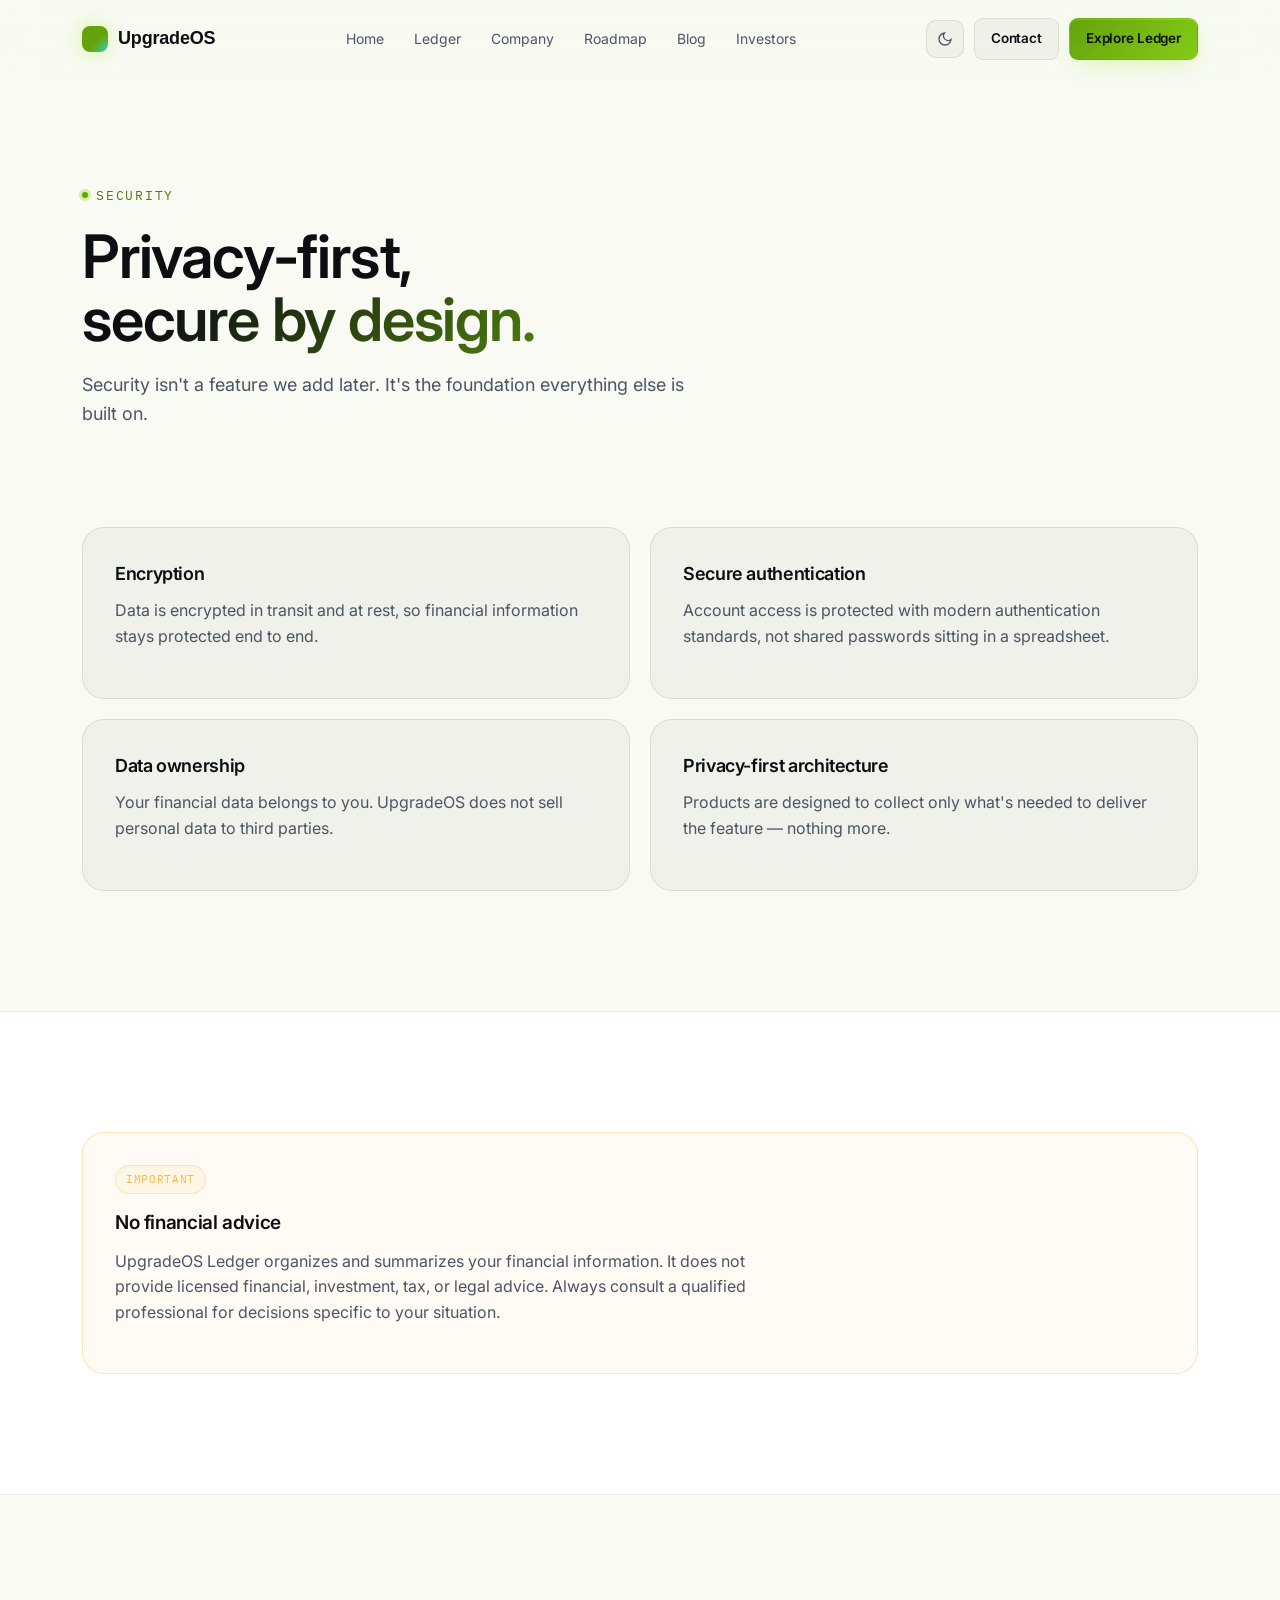
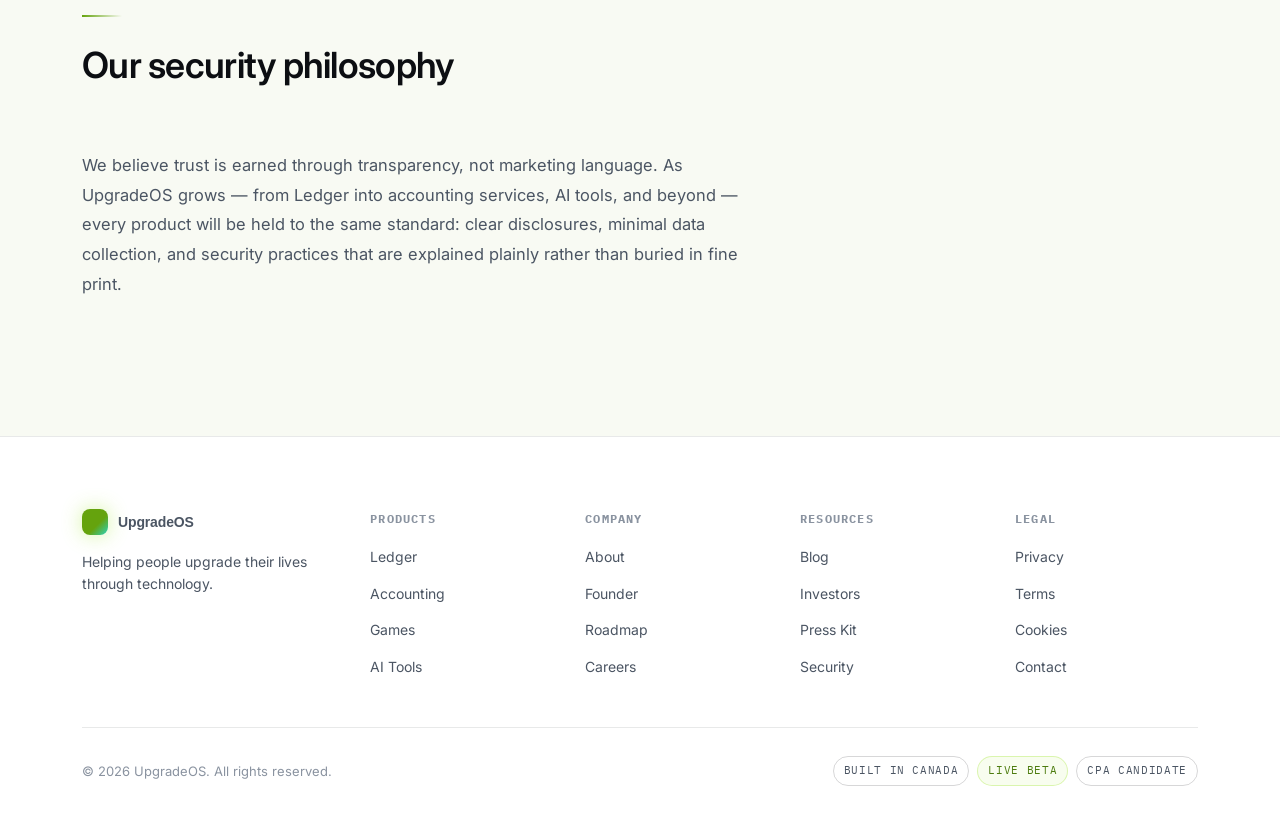
<file: upgradeos-site/security.html>
<!DOCTYPE html>
<html lang="en">
<head>
<meta charset="UTF-8">
<meta name="viewport" content="width=device-width, initial-scale=1.0">
<title>Security — UpgradeOS</title>
<meta name="description" content="How UpgradeOS approaches encryption, authentication, data ownership, and privacy.">
<link rel="preconnect" href="https://fonts.googleapis.com">
<link href="https://fonts.googleapis.com/css2?family=Inter:wght@400;500;600;700&family=IBM+Plex+Mono:wght@400;500&display=swap" rel="stylesheet">
<link href="https://api.fontshare.com/v2/css?f[]=clash-display@500,600,700&display=swap" rel="stylesheet">
<link rel="stylesheet" href="style.css">
</head>
<body>
<a href="#main" class="skip-link">Skip to content</a>
<nav class="nav" aria-label="Primary">
  <div class="container">
    <a href="index.html" class="brand"><span class="brand-mark" aria-hidden="true"></span>UpgradeOS</a>
    <ul class="nav-links">
      <li><a href="index.html">Home</a></li>
      <li><a href="ledger.html">Ledger</a></li>
      <li><a href="about.html">Company</a></li>
      <li><a href="roadmap.html">Roadmap</a></li>
      <li><a href="blog.html">Blog</a></li>
      <li><a href="investors.html">Investors</a></li>
    </ul>
    <div class="nav-actions">
      <button class="theme-toggle" aria-label="Toggle color theme" aria-pressed="false">
        <svg class="icon-sun" viewBox="0 0 24 24" fill="none" stroke="currentColor" stroke-width="2"><circle cx="12" cy="12" r="4"/><path d="M12 2v2M12 20v2M4.9 4.9l1.4 1.4M17.7 17.7l1.4 1.4M2 12h2M20 12h2M4.9 19.1l1.4-1.4M17.7 6.3l1.4-1.4"/></svg>
        <svg class="icon-moon" viewBox="0 0 24 24" fill="none" stroke="currentColor" stroke-width="2"><path d="M21 12.8A9 9 0 1111.2 3 7 7 0 0021 12.8z"/></svg>
      </button>
      <a href="contact.html" class="btn btn-ghost btn-sm">Contact</a>
      <a href="ledger.html" class="btn btn-primary btn-sm">Explore Ledger</a>
    </div>
  </div>
</nav>

<main id="main">
<section class="page-hero">
  <div class="container">
    <div class="eyebrow">Security</div>
    <h1>Privacy-first,<br><span class="gradient-text">secure by design.</span></h1>
    <p class="lead">Security isn't a feature we add later. It's the foundation everything else is built on.</p>
  </div>
</section>

<section style="padding-top:0;">
  <div class="container">
    <div class="grid grid-2">
      <div class="card reveal">
        <h3 style="font-size:18px;">Encryption</h3>
        <p style="color:var(--ink-dim); margin-top:10px;">Data is encrypted in transit and at rest, so financial information stays protected end to end.</p>
      </div>
      <div class="card reveal">
        <h3 style="font-size:18px;">Secure authentication</h3>
        <p style="color:var(--ink-dim); margin-top:10px;">Account access is protected with modern authentication standards, not shared passwords sitting in a spreadsheet.</p>
      </div>
      <div class="card reveal">
        <h3 style="font-size:18px;">Data ownership</h3>
        <p style="color:var(--ink-dim); margin-top:10px;">Your financial data belongs to you. UpgradeOS does not sell personal data to third parties.</p>
      </div>
      <div class="card reveal">
        <h3 style="font-size:18px;">Privacy-first architecture</h3>
        <p style="color:var(--ink-dim); margin-top:10px;">Products are designed to collect only what's needed to deliver the feature — nothing more.</p>
      </div>
    </div>
  </div>
</section>

<section style="background:var(--bg-elevated); border-top:1px solid var(--border); border-bottom:1px solid var(--border);">
  <div class="container">
    <div class="card reveal" style="border-color:rgba(245,185,66,0.35); background:rgba(245,185,66,0.06);">
      <span class="badge soon">Important</span>
      <h3 style="font-size:19px; margin-top:14px;">No financial advice</h3>
      <p style="color:var(--ink-dim); margin-top:10px; max-width:640px;">
        UpgradeOS Ledger organizes and summarizes your financial information. It does not provide
        licensed financial, investment, tax, or legal advice. Always consult a qualified professional
        for decisions specific to your situation.
      </p>
    </div>
  </div>
</section>

<section>
  <div class="container">
    <div class="section-head reveal">
      <div class="kicker-line"></div>
      <h2 style="font-size:clamp(26px,3.2vw,36px);">Our security philosophy</h2>
    </div>
    <p class="reveal" style="color:var(--ink-dim); max-width:680px; font-size:16.5px; line-height:1.8;">
      We believe trust is earned through transparency, not marketing language. As UpgradeOS grows —
      from Ledger into accounting services, AI tools, and beyond — every product will be held to the
      same standard: clear disclosures, minimal data collection, and security practices that are
      explained plainly rather than buried in fine print.
    </p>
  </div>
</section>

</main>

<footer>
  <div class="container">
    <div class="footer-grid">
      <div><a href="index.html" class="brand"><span class="brand-mark" aria-hidden="true"></span>UpgradeOS</a><p style="color:var(--ink-dim); font-size:14px; margin-top:16px; max-width:240px;">Helping people upgrade their lives through technology.</p></div>
      <div><h5>Products</h5><ul><li><a href="ledger.html">Ledger</a></li><li><a href="index.html#products">Accounting</a></li><li><a href="index.html#products">Games</a></li><li><a href="index.html#products">AI Tools</a></li></ul></div>
      <div><h5>Company</h5><ul><li><a href="about.html">About</a></li><li><a href="about.html#founder">Founder</a></li><li><a href="roadmap.html">Roadmap</a></li><li><a href="careers.html">Careers</a></li></ul></div>
      <div><h5>Resources</h5><ul><li><a href="blog.html">Blog</a></li><li><a href="investors.html">Investors</a></li><li><a href="press-kit.html">Press Kit</a></li><li><a href="security.html">Security</a></li></ul></div>
      <div><h5>Legal</h5><ul><li><a href="legal.html#privacy">Privacy</a></li><li><a href="legal.html#terms">Terms</a></li><li><a href="legal.html#cookies">Cookies</a></li><li><a href="contact.html">Contact</a></li></ul></div>
    </div>
    <div class="footer-bottom">
      <span>© 2026 UpgradeOS. All rights reserved.</span>
      <div class="badges"><span class="badge">Built in Canada</span><span class="badge blue">Live Beta</span><span class="badge">CPA Candidate</span></div>
    </div>
  </div>
</footer>
<script src="script.js"></script>
</body>
</html>
</file>
<file: upgradeos-site/style.css>
/* ============================================================
   UpgradeOS — Design System
   Display: Clash Display  |  Body: Inter  |  Data: IBM Plex Mono
   ============================================================ */

:root{
  --bg:            #0d0f0d;
  --bg-elevated:   #141613;
  --bg-elevated-2: #1a1c18;
  --surface-glass: rgba(255,255,255,0.045);
  --surface-glass-strong: rgba(255,255,255,0.08);
  --border:        rgba(255,255,255,0.09);
  --border-strong: rgba(255,255,255,0.16);

  --blue:        #A3E635;
  --blue-light:  #D2F27A;
  --blue-dim:    #365314;
  --blue-glow:   rgba(163,230,53,0.45);
  --teal:        #2DD4BF;

  --ink:         #F5F5F0;
  --ink-dim:     #B7BEC9;
  --ink-faint:   #757C88;

  --success:     #34D399;
  --amber:       #F5B942;

  --radius-sm: 8px;
  --radius-md: 14px;
  --radius-lg: 22px;
  --radius-xl: 32px;

  --ease: cubic-bezier(.16,.84,.44,1);
  --max-w: 1180px;

  color-scheme: dark;
}

[data-theme="light"]{
  --bg:            #F8FAF3;
  --bg-elevated:   #FFFFFF;
  --bg-elevated-2: #EEF3E2;
  --surface-glass: rgba(10,12,16,0.035);
  --surface-glass-strong: rgba(10,12,16,0.06);
  --border:        rgba(10,12,16,0.09);
  --border-strong: rgba(10,12,16,0.16);

  --ink:         #0C0E12;
  --ink-dim:     #4B5563;
  --ink-faint:   #8A93A0;

  --blue:        #65A30D;
  --blue-light:  #4D7C0F;
  --blue-dim:    #E9F5D0;
  color-scheme: light;
}

*,*::before,*::after{ box-sizing:border-box; }
html{ scroll-behavior:smooth; }
@media (prefers-reduced-motion: reduce){
  html{ scroll-behavior:auto; }
  *,*::before,*::after{ animation-duration:0.001ms !important; animation-iteration-count:1 !important; transition-duration:0.001ms !important; }
}

body{
  margin:0;
  background:var(--bg);
  color:var(--ink);
  font-family:'Inter', -apple-system, BlinkMacSystemFont, sans-serif;
  font-size:16px;
  line-height:1.6;
  -webkit-font-smoothing:antialiased;
  transition:background .4s var(--ease), color .4s var(--ease);
  overflow-x:hidden;
}

::selection{ background:var(--blue); color:#fff; }

a{ color:inherit; text-decoration:none; }
img{ max-width:100%; display:block; }
button{ font-family:inherit; cursor:pointer; }

.mono{ font-family:'IBM Plex Mono', monospace; }

h1,h2,h3,h4{
  font-family:'Clash Display', 'Inter', sans-serif;
  font-weight:600;
  letter-spacing:-0.02em;
  margin:0;
  color:var(--ink);
}

.eyebrow{
  font-family:'IBM Plex Mono', monospace;
  font-size:12.5px;
  letter-spacing:0.14em;
  text-transform:uppercase;
  color:var(--blue-light);
  display:inline-flex;
  align-items:center;
  gap:8px;
  margin-bottom:16px;
}
.eyebrow::before{
  content:'';
  width:6px; height:6px; border-radius:50%;
  background:var(--blue);
  box-shadow:0 0 0 3px var(--blue-glow);
}

.container{
  max-width:var(--max-w);
  margin:0 auto;
  padding:0 32px;
}
@media (max-width:640px){ .container{ padding:0 20px; } }

section{ position:relative; padding:120px 0; }
@media (max-width:900px){ section{ padding:80px 0; } }

/* focus visibility */
a:focus-visible, button:focus-visible, input:focus-visible, textarea:focus-visible{
  outline:2px solid var(--blue-light);
  outline-offset:3px;
  border-radius:4px;
}

/* ---------------- NAV ---------------- */
.nav{
  position:fixed; top:0; left:0; right:0; z-index:1000;
  padding:18px 0;
  background:color-mix(in srgb, var(--bg) 72%, transparent);
  backdrop-filter:blur(16px) saturate(140%);
  -webkit-backdrop-filter:blur(16px) saturate(140%);
  border-bottom:1px solid transparent;
  transition:border-color .3s var(--ease), background .3s var(--ease);
}
.nav.scrolled{ border-bottom-color:var(--border); }
.nav .container{ display:flex; align-items:center; justify-content:space-between; gap:24px; }

.brand{ display:flex; align-items:center; gap:10px; font-family:'Clash Display',sans-serif; font-weight:600; font-size:18px; letter-spacing:-0.01em; }
.brand-mark{
  width:26px; height:26px; border-radius:8px;
  background:linear-gradient(135deg, var(--blue), #65A30D 60%, var(--teal));
  box-shadow:0 0 20px var(--blue-glow);
  flex-shrink:0;
}

.nav-links{ display:flex; align-items:center; gap:2px; list-style:none; margin:0; padding:0; }
.nav-links a{
  font-size:14px; color:var(--ink-dim); padding:9px 14px; border-radius:8px;
  transition:color .2s, background .2s;
}
.nav-links a:hover{ color:var(--ink); background:var(--surface-glass); }
.nav-links a.active{ color:var(--ink); }

.nav-actions{ display:flex; align-items:center; gap:10px; }

.theme-toggle{
  width:38px; height:38px; border-radius:10px;
  border:1px solid var(--border);
  background:var(--surface-glass);
  display:flex; align-items:center; justify-content:center;
  color:var(--ink-dim);
  transition:background .2s, color .2s, border-color .2s;
}
.theme-toggle:hover{ color:var(--ink); border-color:var(--border-strong); }
.theme-toggle svg{ width:16px; height:16px; }
[data-theme="light"] .icon-sun{ display:none; }
[data-theme="dark"] .icon-moon, :root:not([data-theme]) .icon-moon{ display:none; }

.nav-toggle{ display:none; }
@media (max-width:900px){
  .nav-links{ display:none; }
  .nav-toggle{ display:flex; }
}

/* ---------------- BUTTONS ---------------- */
.btn{
  display:inline-flex; align-items:center; justify-content:center; gap:8px;
  padding:13px 24px; border-radius:11px;
  font-size:14.5px; font-weight:600; letter-spacing:-0.01em;
  border:1px solid transparent;
  transition:transform .25s var(--ease), box-shadow .25s var(--ease), background .25s var(--ease), border-color .25s;
  white-space:nowrap;
}
.btn-primary{
  background:linear-gradient(135deg, var(--blue), #84CC16);
  color:#0d0f0d;
  box-shadow:0 1px 0 rgba(255,255,255,0.15) inset, 0 8px 24px -8px var(--blue-glow);
}
.btn-primary:hover{ transform:translateY(-2px); box-shadow:0 1px 0 rgba(255,255,255,0.2) inset, 0 14px 32px -10px var(--blue-glow); }
.btn-ghost{
  background:var(--surface-glass);
  color:var(--ink);
  border-color:var(--border);
}
.btn-ghost:hover{ border-color:var(--border-strong); background:var(--surface-glass-strong); transform:translateY(-2px); }
.btn-sm{ padding:9px 16px; font-size:13.5px; border-radius:9px; }

/* ---------------- CARDS / GLASS ---------------- */
.glass{
  background:var(--surface-glass);
  border:1px solid var(--border);
  border-radius:var(--radius-lg);
  backdrop-filter:blur(20px);
  -webkit-backdrop-filter:blur(20px);
}

.card{
  background:var(--surface-glass);
  border:1px solid var(--border);
  border-radius:var(--radius-lg);
  padding:32px;
  transition:transform .35s var(--ease), border-color .35s var(--ease), background .35s var(--ease);
}
.card:hover{ transform:translateY(-4px); border-color:var(--border-strong); background:var(--surface-glass-strong); }

.badge{
  display:inline-flex; align-items:center; gap:6px;
  font-family:'IBM Plex Mono', monospace;
  font-size:11px; letter-spacing:0.06em; text-transform:uppercase;
  padding:5px 10px; border-radius:100px;
  border:1px solid var(--border-strong);
  color:var(--ink-dim);
}
.badge.live{ color:var(--success); border-color:rgba(52,211,153,0.35); background:rgba(52,211,153,0.08); }
.badge.soon{ color:var(--amber); border-color:rgba(245,185,66,0.35); background:rgba(245,185,66,0.08); }
.badge.future{ color:var(--ink-faint); }
.badge.blue{ color:var(--blue-light); border-color:rgba(163,230,53,0.35); background:rgba(163,230,53,0.08); }

/* ---------------- GRID HELPERS ---------------- */
.grid{ display:grid; gap:20px; }
.grid-2{ grid-template-columns:repeat(2,1fr); }
.grid-3{ grid-template-columns:repeat(3,1fr); }
.grid-4{ grid-template-columns:repeat(4,1fr); }
@media (max-width:900px){ .grid-3,.grid-4{ grid-template-columns:repeat(2,1fr);} }
@media (max-width:640px){ .grid-2,.grid-3,.grid-4{ grid-template-columns:1fr; } }

.section-head{ max-width:640px; margin-bottom:56px; }
.section-head p{ color:var(--ink-dim); font-size:17px; margin-top:14px; }

/* ---------------- REVEAL ON SCROLL ---------------- */
.reveal{ opacity:0; transform:translateY(24px); transition:opacity .8s var(--ease), transform .8s var(--ease); }
.reveal.in{ opacity:1; transform:none; }

/* ---------------- FOOTER ---------------- */
footer{
  border-top:1px solid var(--border);
  padding:72px 0 32px;
  background:var(--bg-elevated);
}
.footer-grid{
  display:grid; grid-template-columns:1.4fr 1fr 1fr 1fr 1fr; gap:32px;
  padding-bottom:48px;
}
@media (max-width:900px){ .footer-grid{ grid-template-columns:repeat(2,1fr); } }
@media (max-width:560px){ .footer-grid{ grid-template-columns:1fr; } }
.footer-grid h5{
  font-family:'IBM Plex Mono', monospace; font-size:12px; letter-spacing:0.1em; text-transform:uppercase;
  color:var(--ink-faint); margin:0 0 16px;
}
.footer-grid ul{ list-style:none; margin:0; padding:0; display:flex; flex-direction:column; gap:11px; }
.footer-grid a{ color:var(--ink-dim); font-size:14px; transition:color .2s; }
.footer-grid a:hover{ color:var(--ink); }
.footer-bottom{
  display:flex; align-items:center; justify-content:space-between; flex-wrap:wrap; gap:16px;
  padding-top:28px; border-top:1px solid var(--border);
  font-size:13px; color:var(--ink-faint);
}
.footer-bottom .badges{ display:flex; gap:8px; flex-wrap:wrap; }

/* ---------------- MISC ---------------- */
.divider{ height:1px; background:var(--border); border:none; margin:0; }

.pill-row{ display:flex; gap:10px; flex-wrap:wrap; }

.gradient-text{
  background:linear-gradient(135deg, var(--ink) 20%, var(--blue-light) 100%);
  -webkit-background-clip:text; background-clip:text; color:transparent;
}

.kicker-line{
  width:40px; height:2px; background:linear-gradient(90deg,var(--blue),transparent);
  margin-bottom:20px;
}

/* Page hero shared */
.page-hero{ padding:180px 0 80px; }
.page-hero .eyebrow{ margin-bottom:20px; }
.page-hero h1{ font-size:clamp(36px,5vw,60px); line-height:1.05; }
.page-hero p.lead{ font-size:18px; color:var(--ink-dim); max-width:640px; margin-top:20px; }

/* Table-ish list */
.spec-list{ list-style:none; margin:0; padding:0; }
.spec-list li{
  display:flex; justify-content:space-between; gap:16px;
  padding:16px 0; border-bottom:1px solid var(--border);
  font-size:14.5px; color:var(--ink-dim);
}
.spec-list li strong{ color:var(--ink); font-weight:500; }

/* Skip link */
.skip-link{
  position:absolute; left:-9999px; top:0; background:var(--blue); color:#fff;
  padding:10px 16px; border-radius:8px; z-index:2000;
}
.skip-link:focus{ left:16px; top:16px; }
</file>
